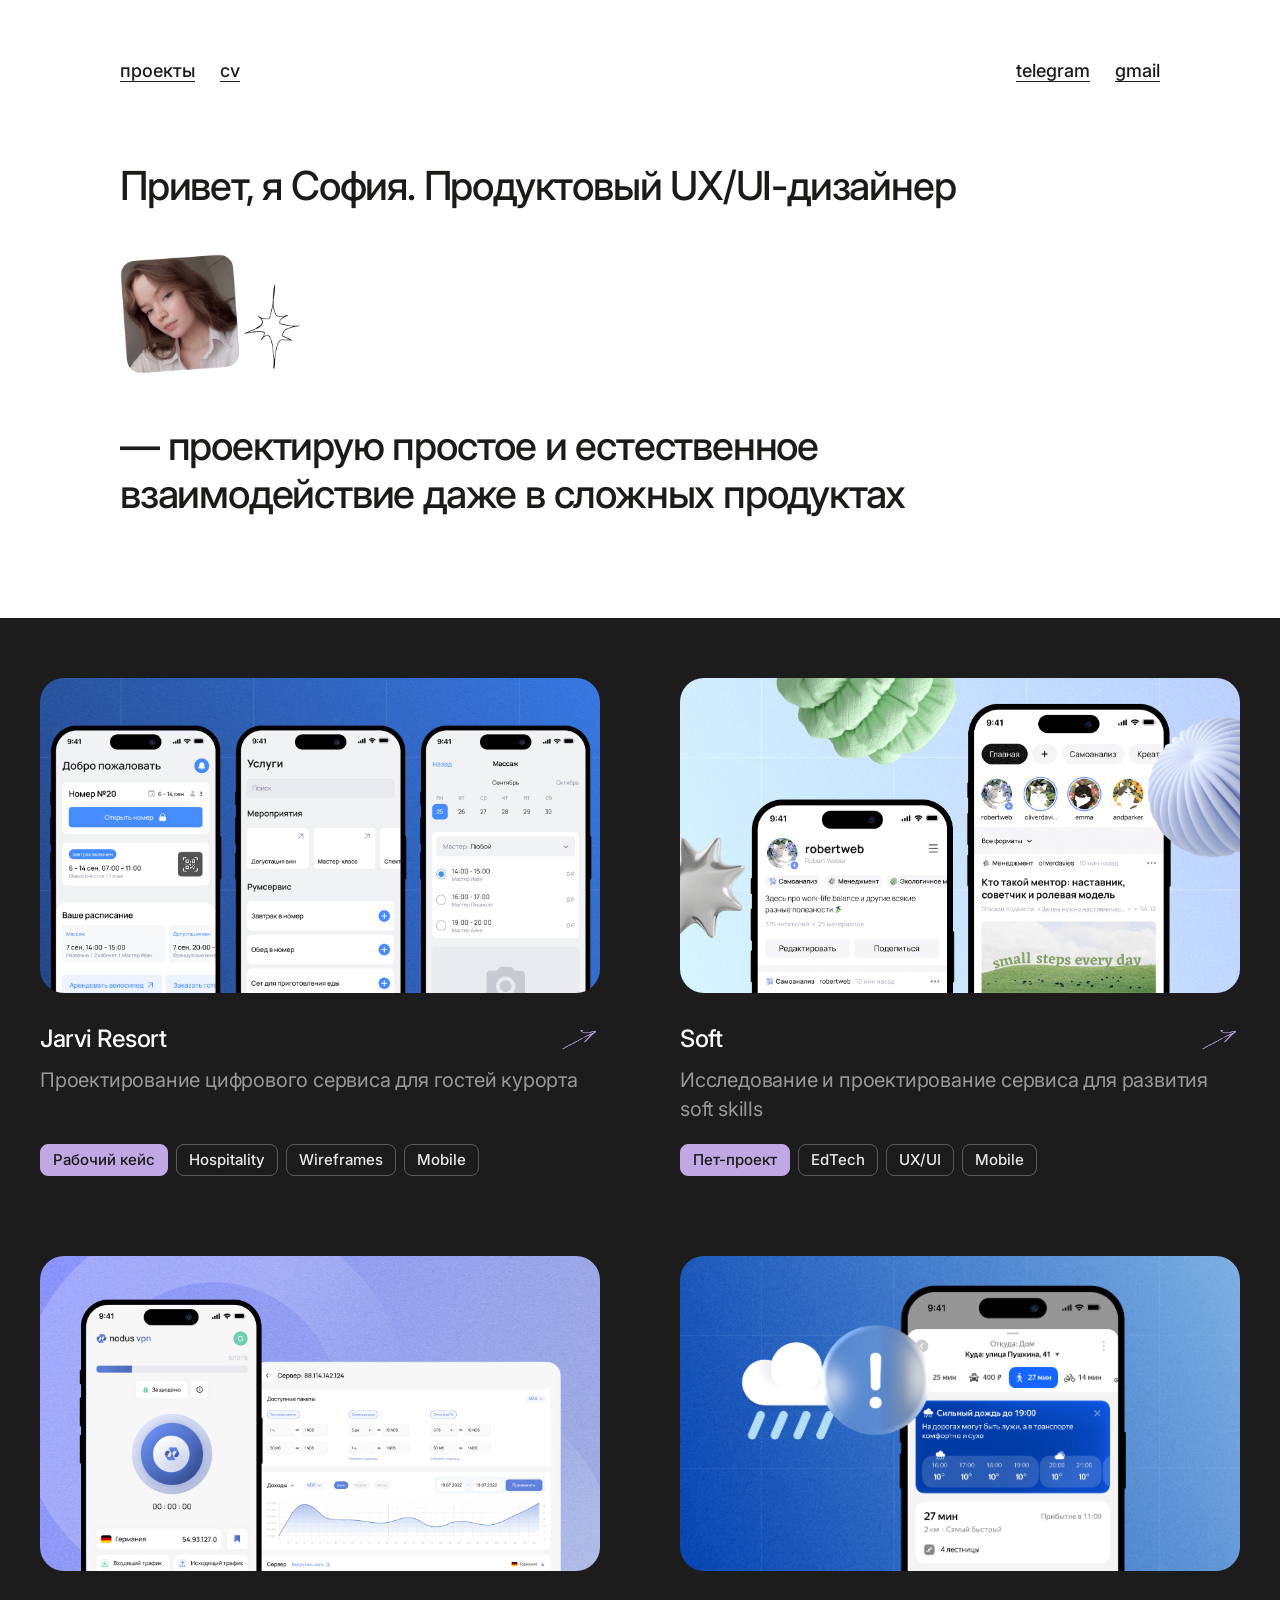
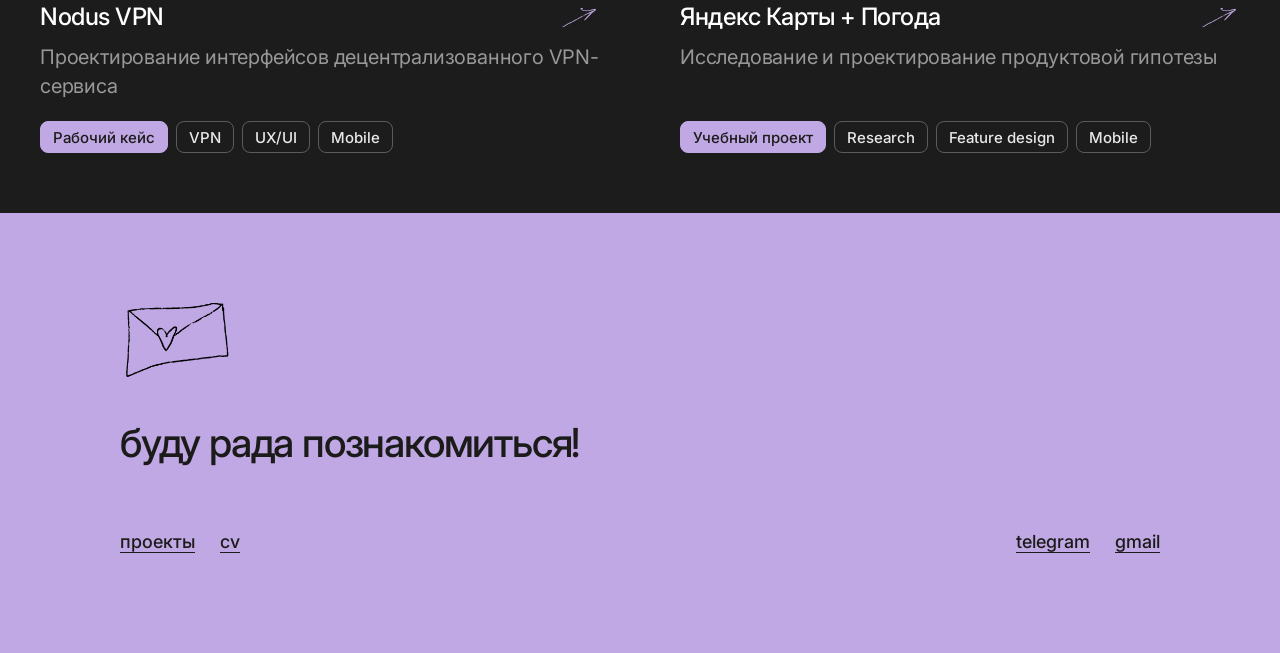
<file: index.html>
<!DOCTYPE html>
<html lang="ru">
  <head>
    <meta charset="UTF-8" />
    <meta name="viewport" content="width=device-width, initial-scale=1.0" />
    <title>София Евтух — UX/UI-дизайнер. Портфолио</title>
    <meta
      name="description"
      content="Портфолио Софии Евтух, продуктового UX/UI-дизайнера: мобильные приложения, сложные сервисы, исследования."
    />
 
    <!-- Превью ссылки в Telegram, соцсетях и мессенджерах -->
    <meta property="og:type" content="website" />
    <meta property="og:locale" content="ru_RU" />
    <meta property="og:title" content="София Евтух — UX/UI-дизайнер." />
    <meta
      property="og:description"
      content="Портфолио: мобильные приложения, сложные сервисы, исследования."
    />
    <meta property="og:url" content="https://sofevt.github.io/sofia-portfolio/" />
    <meta property="og:site_name" content="Портфолио Софии Евтух" />
    <meta
      property="og:image"
      content="https://sofevt.github.io/sofia-portfolio/images/og-image.jpg"
    />
    <meta name="twitter:card" content="summary_large_image" />
 
    <link rel="preconnect" href="https://fonts.googleapis.com" />
    <link rel="preconnect" href="https://fonts.gstatic.com" crossorigin />
    <link
      href="https://fonts.googleapis.com/css2?family=Inter:wght@400;500;600;700;800;900&display=swap"
      rel="stylesheet"
    />
    <link rel="stylesheet" href="style.css" />
    <link rel="icon" type="image/svg+xml" href="images/favicon.svg" />
  </head>
  <body>
    <div class="page-shell">
      <header class="site-header">
        <nav class="nav nav-left" aria-label="Основная навигация">
          <a href="#projects">проекты</a>
          <a href="cv.pdf" target="_blank" rel="noopener noreferrer">cv</a>
        </nav>
 
        <nav class="nav nav-right" aria-label="Контакты">
          <a href="https://t.me/sofevt" target="_blank" rel="noopener noreferrer">telegram</a>
          <a href="mailto:sofaevt@gmail.com">gmail</a>
        </nav>
      </header>
 
      <main>
        <section class="hero" id="about" aria-label="Главный раздел">
          <h1 class="hero-copy">
            Привет, я София. Продуктовый UX/UI-дизайнер
          </h1>
 
          <img
            class="hero-doodle"
            src="images/main-image.webp"
            width="546"
            height="342"
            alt=""
            aria-hidden="true"
          />
 
          <p class="hero-text">
            — проектирую простое и естественное взаимодействие
            даже в сложных продуктах
          </p>
 
        
        </section>

        <section class="projects-section" id="projects" aria-label="Проекты">
          <div class="projects-container">
            <div class="project-grid">
              <a class="project-card" href="cases/jarvi-resort/" aria-label="Проект Jarvi Resort">
                <div class="project-visual">
                  <img src="jarviresort-cover.jpg" alt="Обложка проекта Jarvi Resort" loading="lazy" />
                </div>
                <div class="project-text">
                  <div class="project-header">
    <h2>Jarvi Resort</h2>
    <span class="project-arrow" aria-hidden="true"></span>
  </div>
                  <p>Проектирование цифрового сервиса для гостей курорта</p>
                  <ul class="tags" aria-label="Теги проекта Jarvi Resort">
                    <li>Рабочий кейс</li>
                    <li>Hospitality</li>
                    <li>Wireframes</li>
                    <li>Mobile</li>
                  </ul>
                </div>
              </a>

              <a class="project-card" href="cases/soft/" aria-label="Проект Soft">
                <div class="project-visual">
                  <img src="soft-cover.jpg" alt="Обложка проекта Soft" loading="lazy" />
                </div>
                <div class="project-text">
                  <div class="project-header">
    <h2>Soft</h2>
    <span class="project-arrow" aria-hidden="true"></span>
  </div>
                  <p>Исследование и проектирование сервиса для развития soft skills</p>
                  <ul class="tags" aria-label="Теги проекта Soft">
                    <li>Пет-проект</li>
                    <li>EdTech</li>
                    <li>UX/UI</li>
                    <li>Mobile</li>
                  </ul>
                </div>
              </a>

              <a class="project-card" href="cases/nodus/" aria-label="Проект Nodus VPN">
                <div class="project-visual">
                  <img src="nodusvpn-cover.jpg" alt="Обложка проекта Nodus VPN" loading="lazy" />
                </div>
                <div class="project-text">
                 <div class="project-header">
    <h2>Nodus VPN</h2>
    <span class="project-arrow" aria-hidden="true"></span>
  </div>
                  <p>Проектирование интерфейсов децентрализованного VPN-сервиса</p>
                  <ul class="tags" aria-label="Теги проекта Nodus VPN">
                    <li>Рабочий кейс</li>
                    <li>VPN</li>
                    <li>UX/UI</li>
                    <li>Mobile</li>
                  </ul>
                </div>
              </a>

              <a class="project-card" href="cases/yandex/" aria-label="Проект Яндекс Карты + Погода">
                <div class="project-visual">
                  <img src="yandex-cover.jpg" alt="Обложка проекта Яндекс Карты + Погода" loading="lazy" />
                </div>
                <div class="project-text">
                  <div class="project-header">
    <h2>Яндекс Карты + Погода</h2>
    <span class="project-arrow" aria-hidden="true"></span>
  </div>
                  <p>Исследование и проектирование продуктовой гипотезы</p>
                  <ul class="tags" aria-label="Теги проекта Яндекс Карты + Погода">
                    <li>Учебный проект</li>
                    <li>Research</li>
                    <li>Feature design</li>
                    <li>Mobile</li>
                  </ul>
                </div>
              </a>
            </div>
          </div>
        </section>
      </main>

      <footer class="site-footer" aria-label="Контакты и футер">
        <div class="footer-content">
          <img
            class="footer-doodle"
            src="images/envelope.svg"
            alt=""
            aria-hidden="true"
          />
          <h2>буду рада познакомиться!</h2>

          <div class="footer-row">
            <div class="footer-links footer-left">
              <a href="#projects">проекты</a>
              <a href="cv.pdf" target="_blank" rel="noopener noreferrer">cv</a>
            </div>

            <div class="footer-links footer-right">
              <a href="https://t.me/sofevt" target="_blank" rel="noopener noreferrer">telegram</a>
              <a href="mailto:sofaevt@gmail.com">gmail</a>
            </div>
          </div>
        </div>
      </footer>
    </div>

    <script src="script.js"></script>
  </body>
</html>
</file>
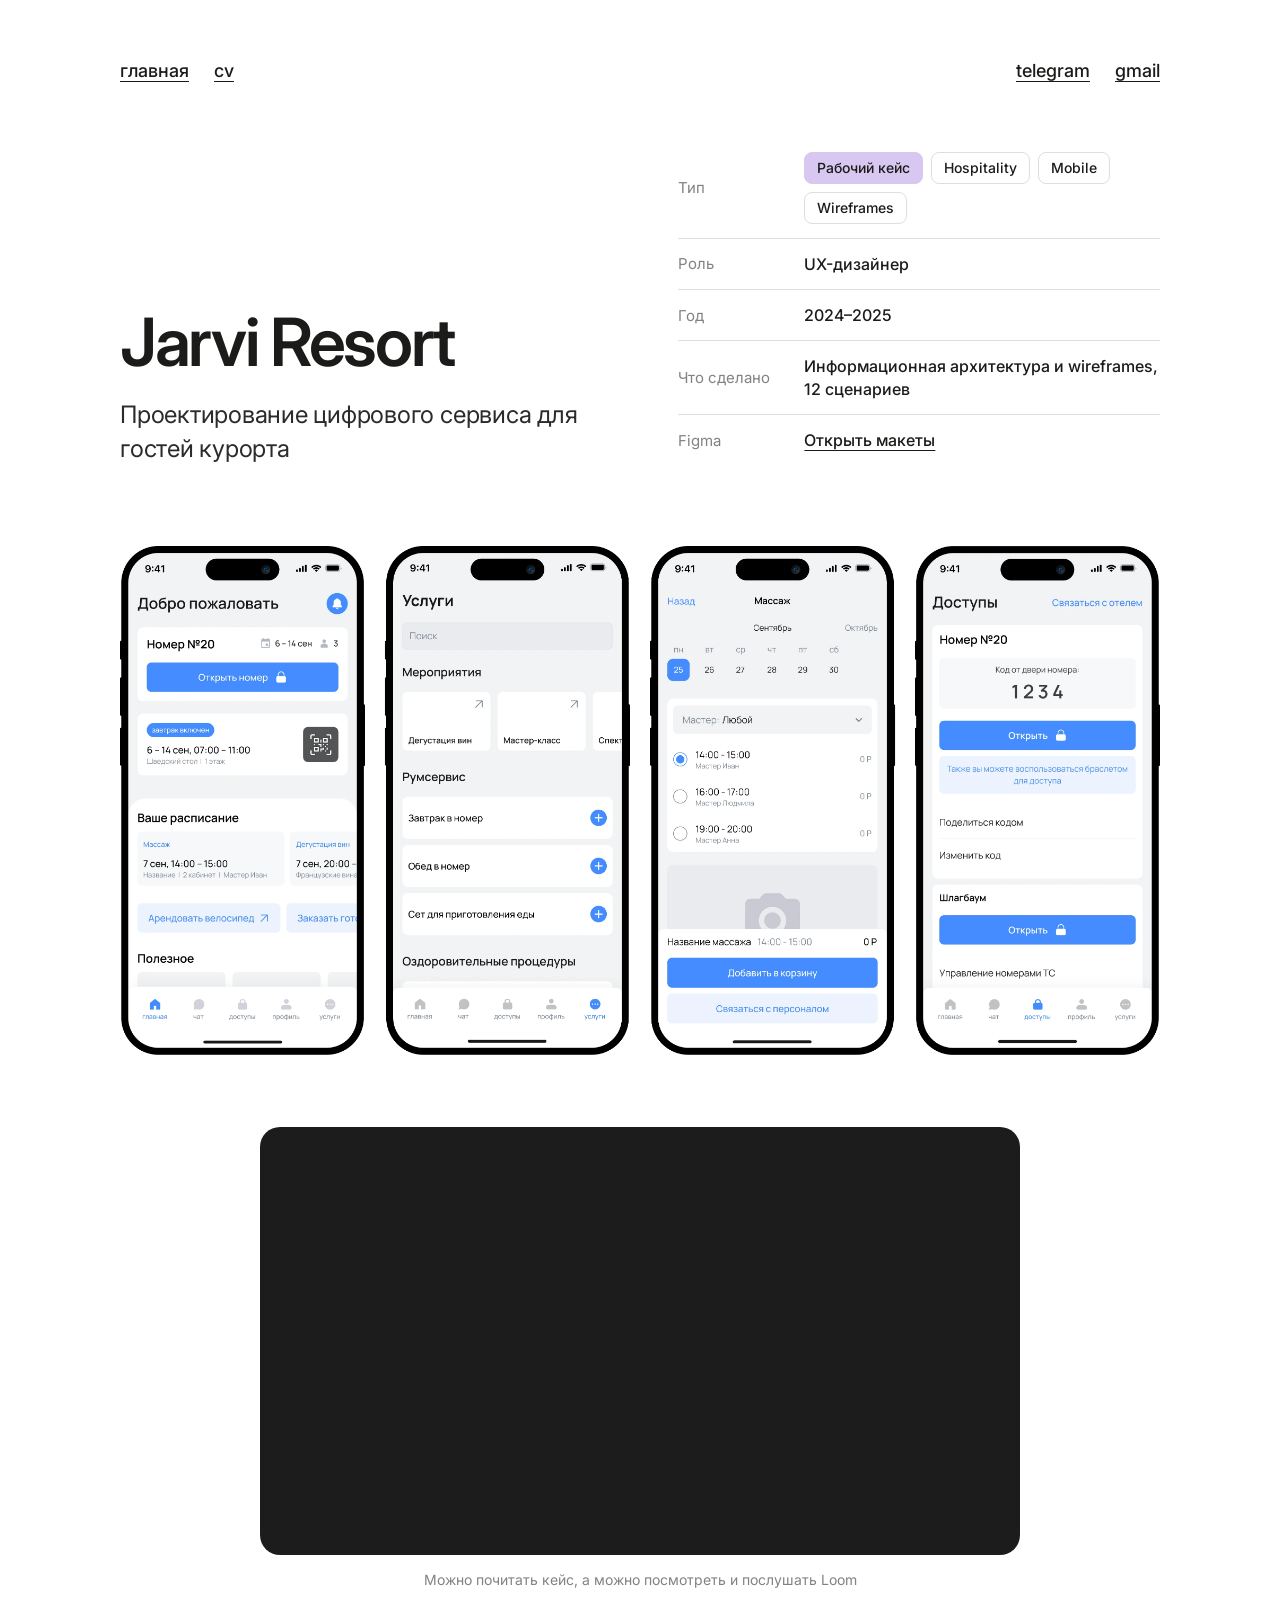
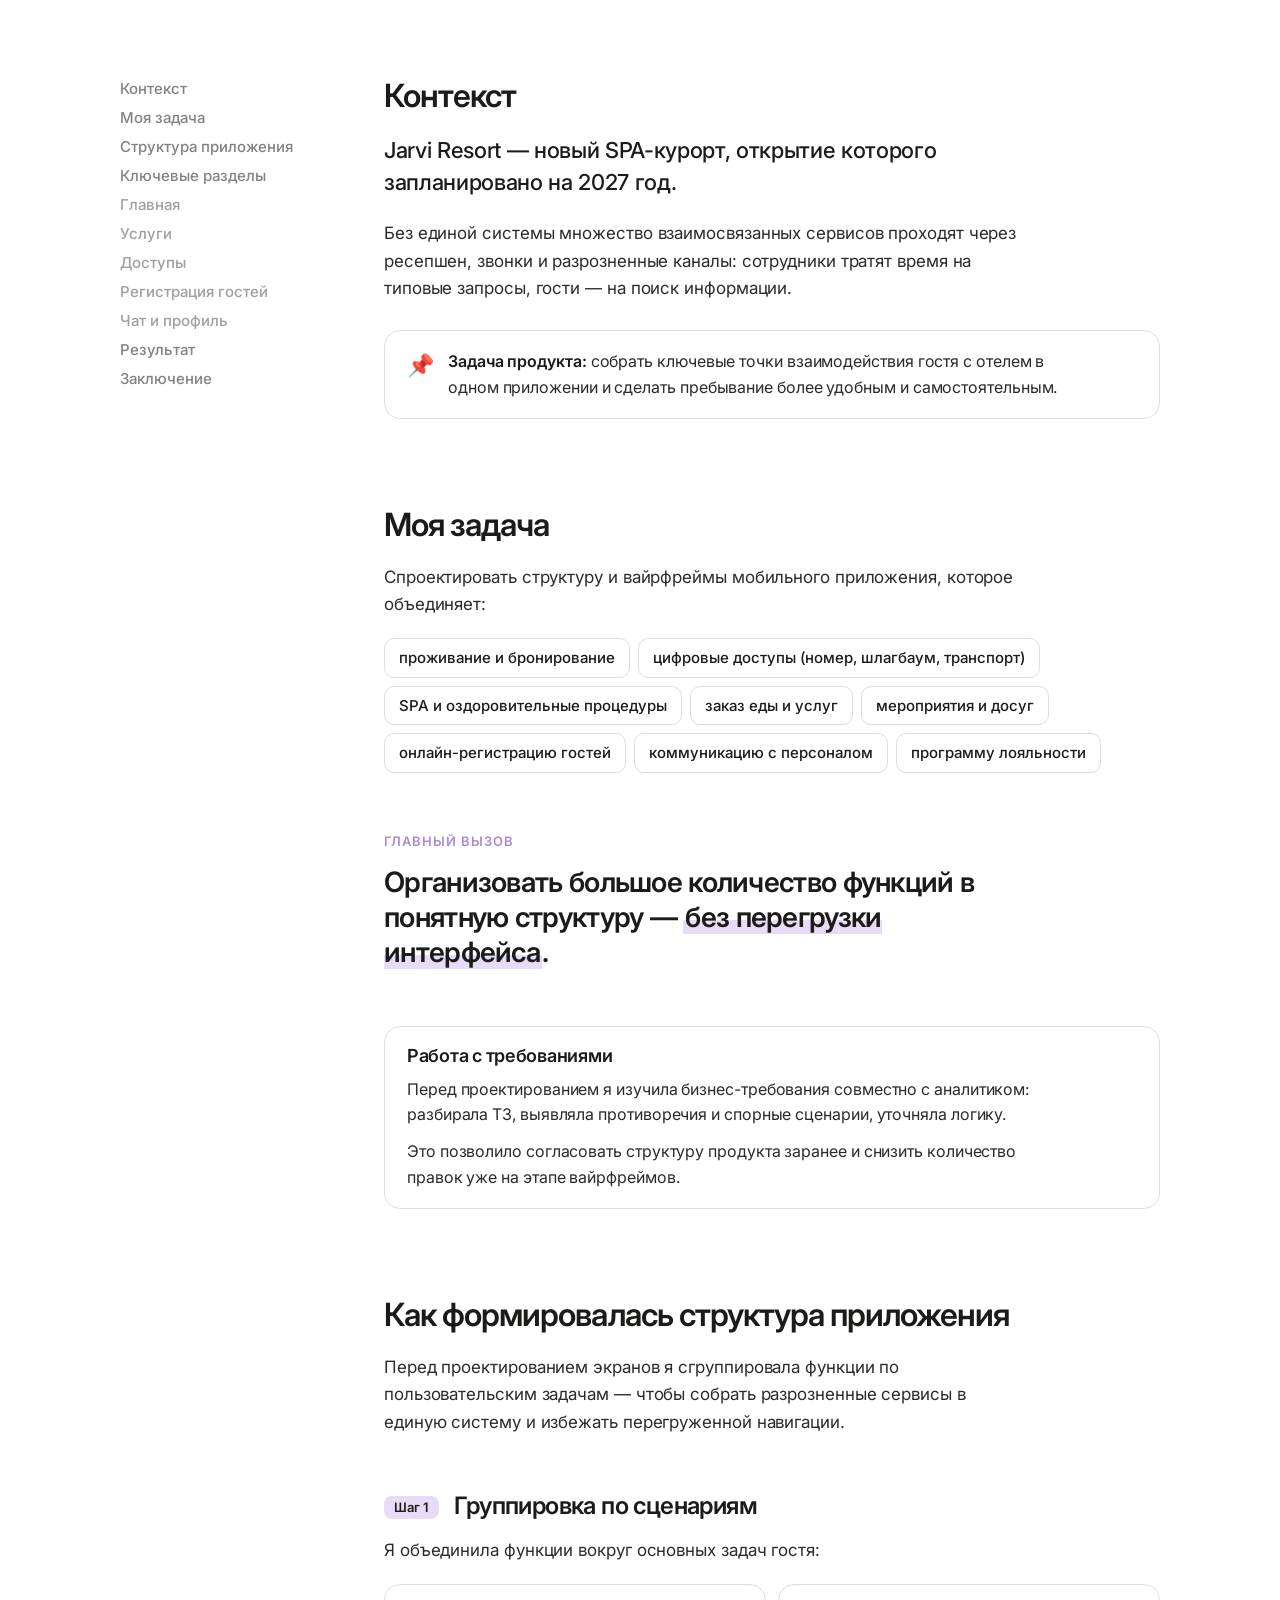
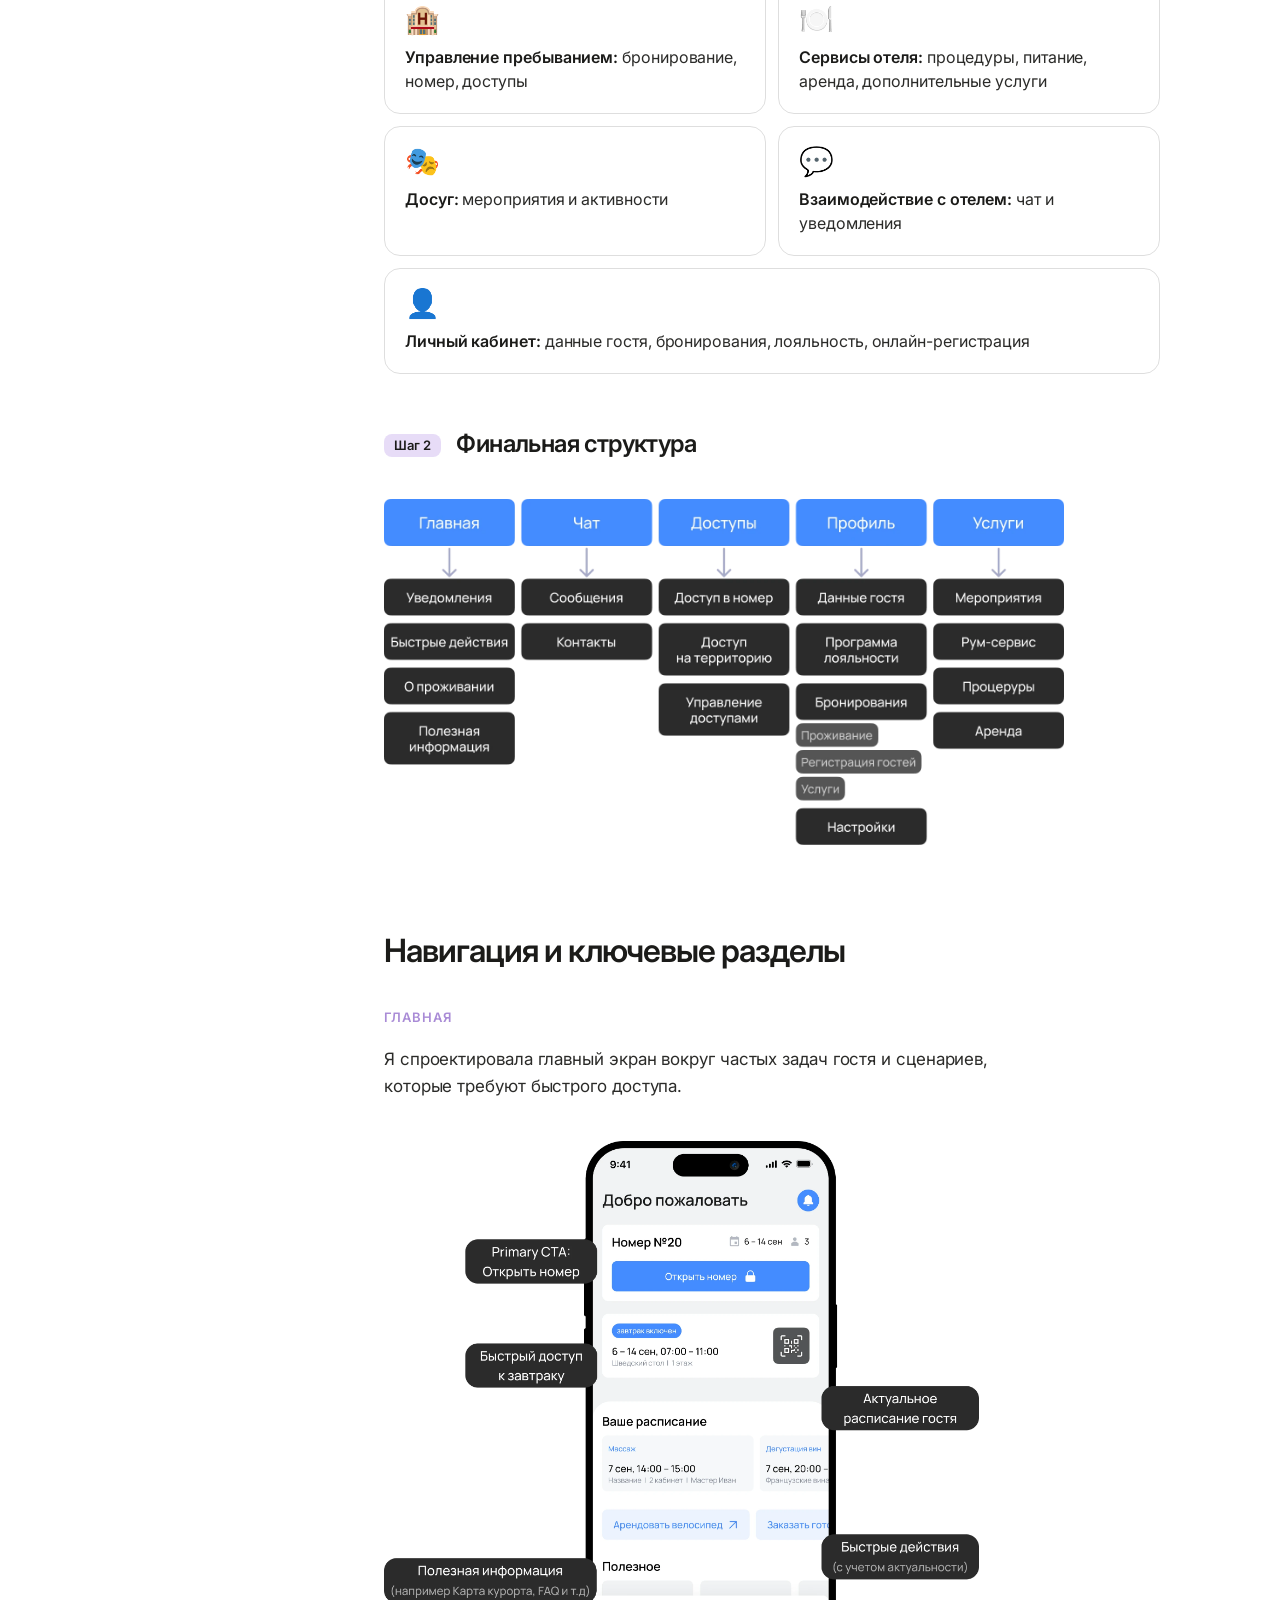
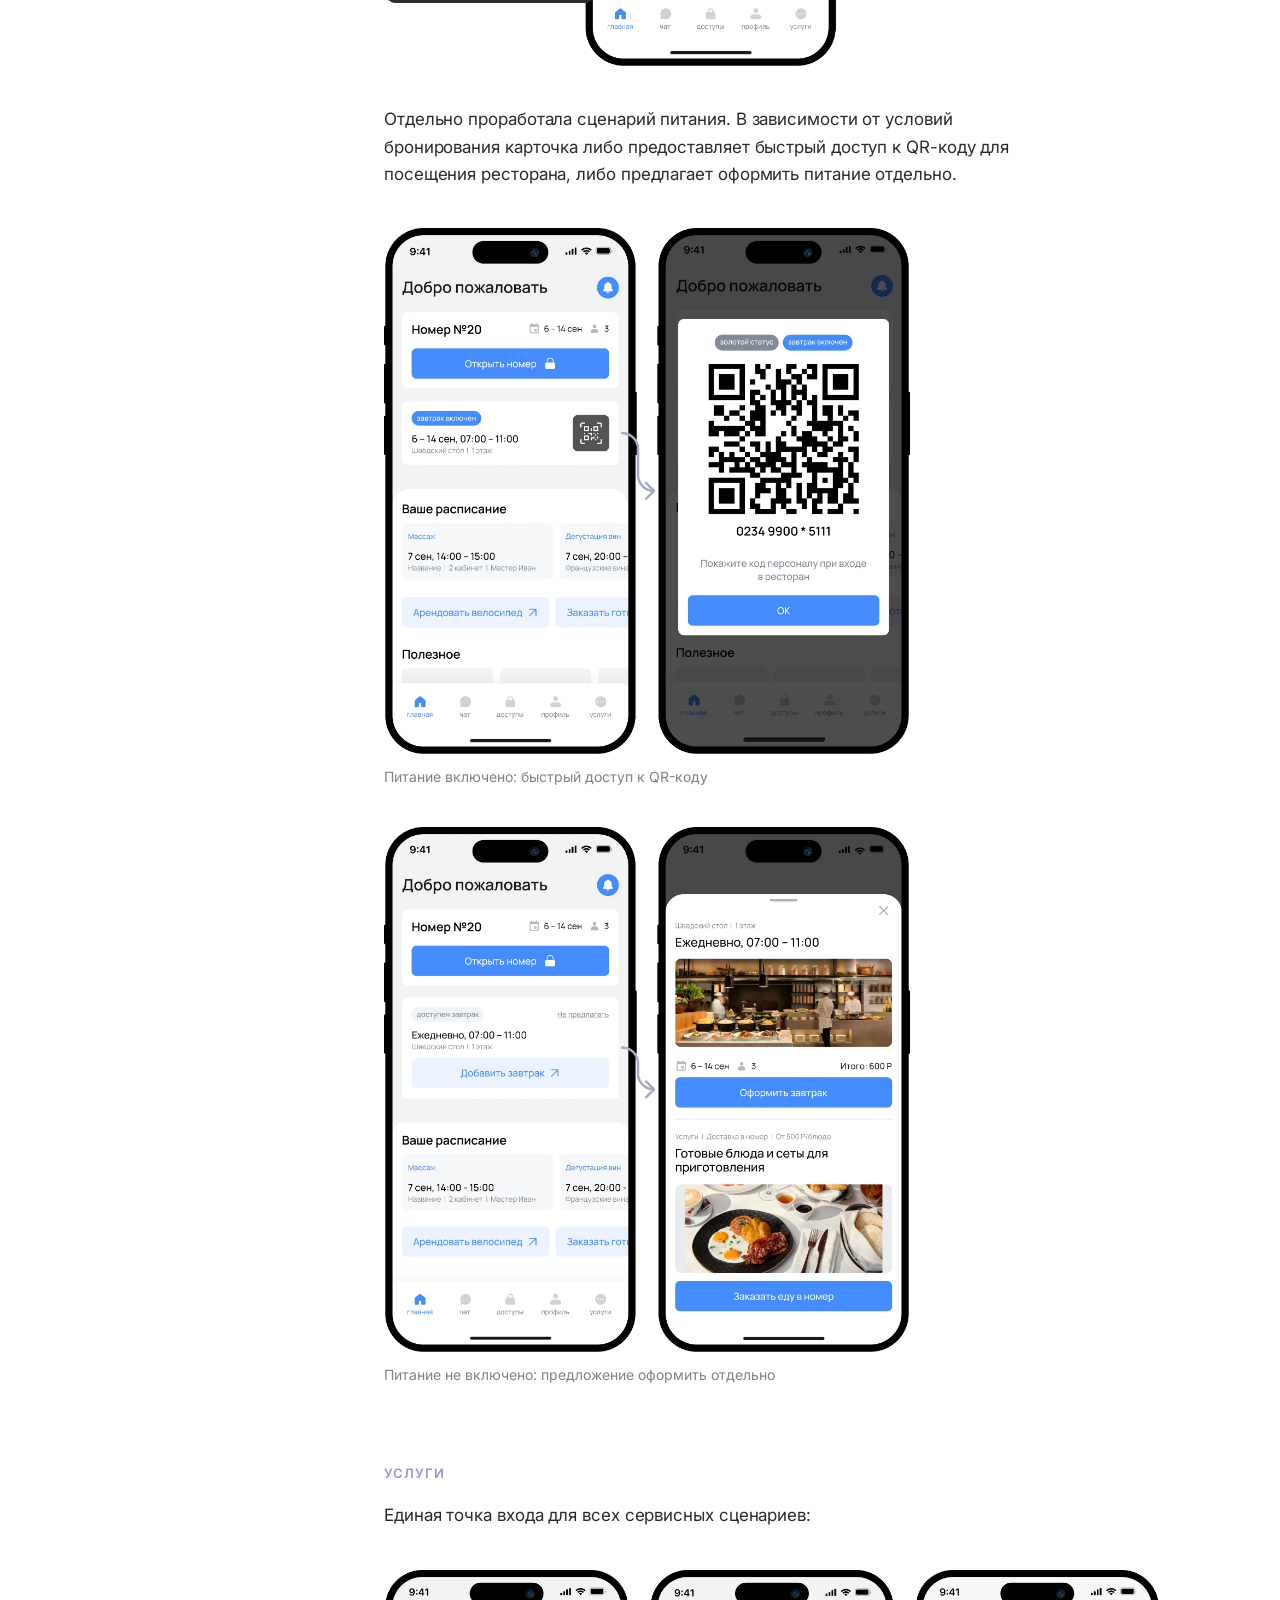
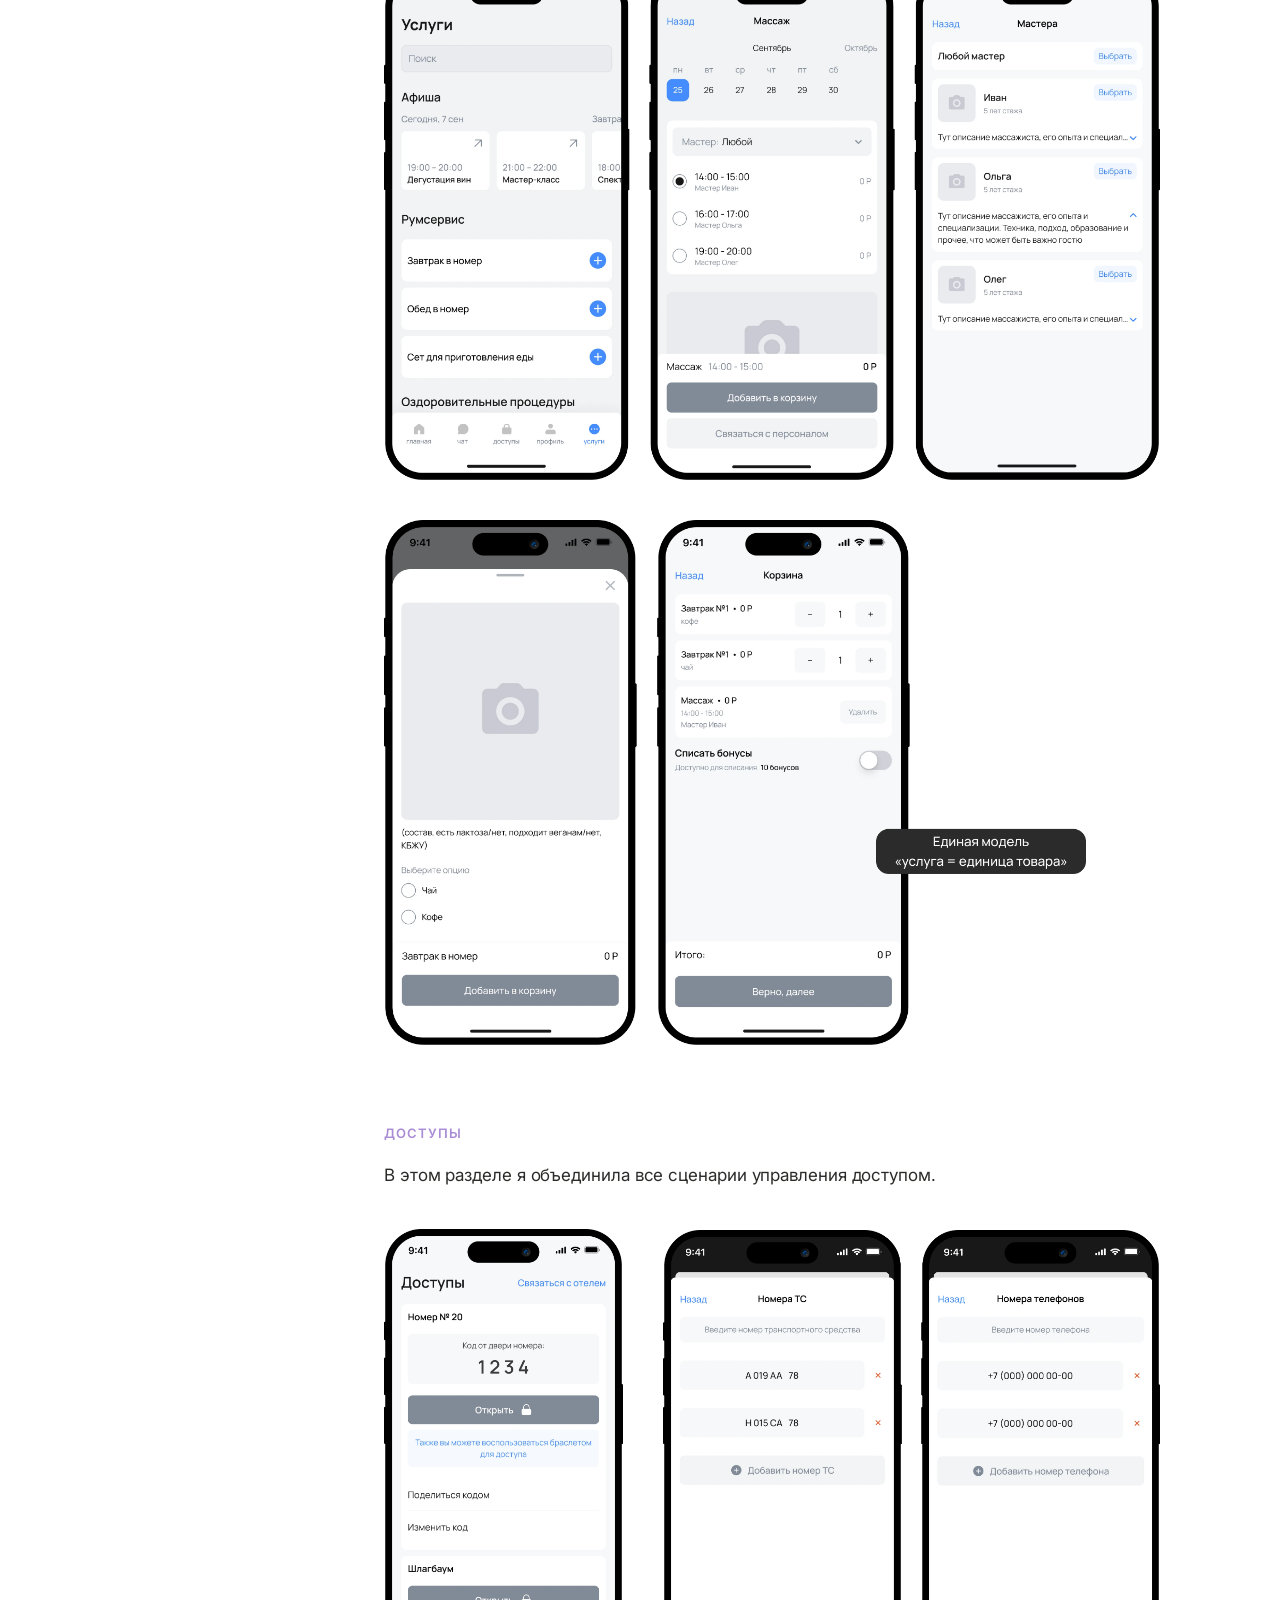
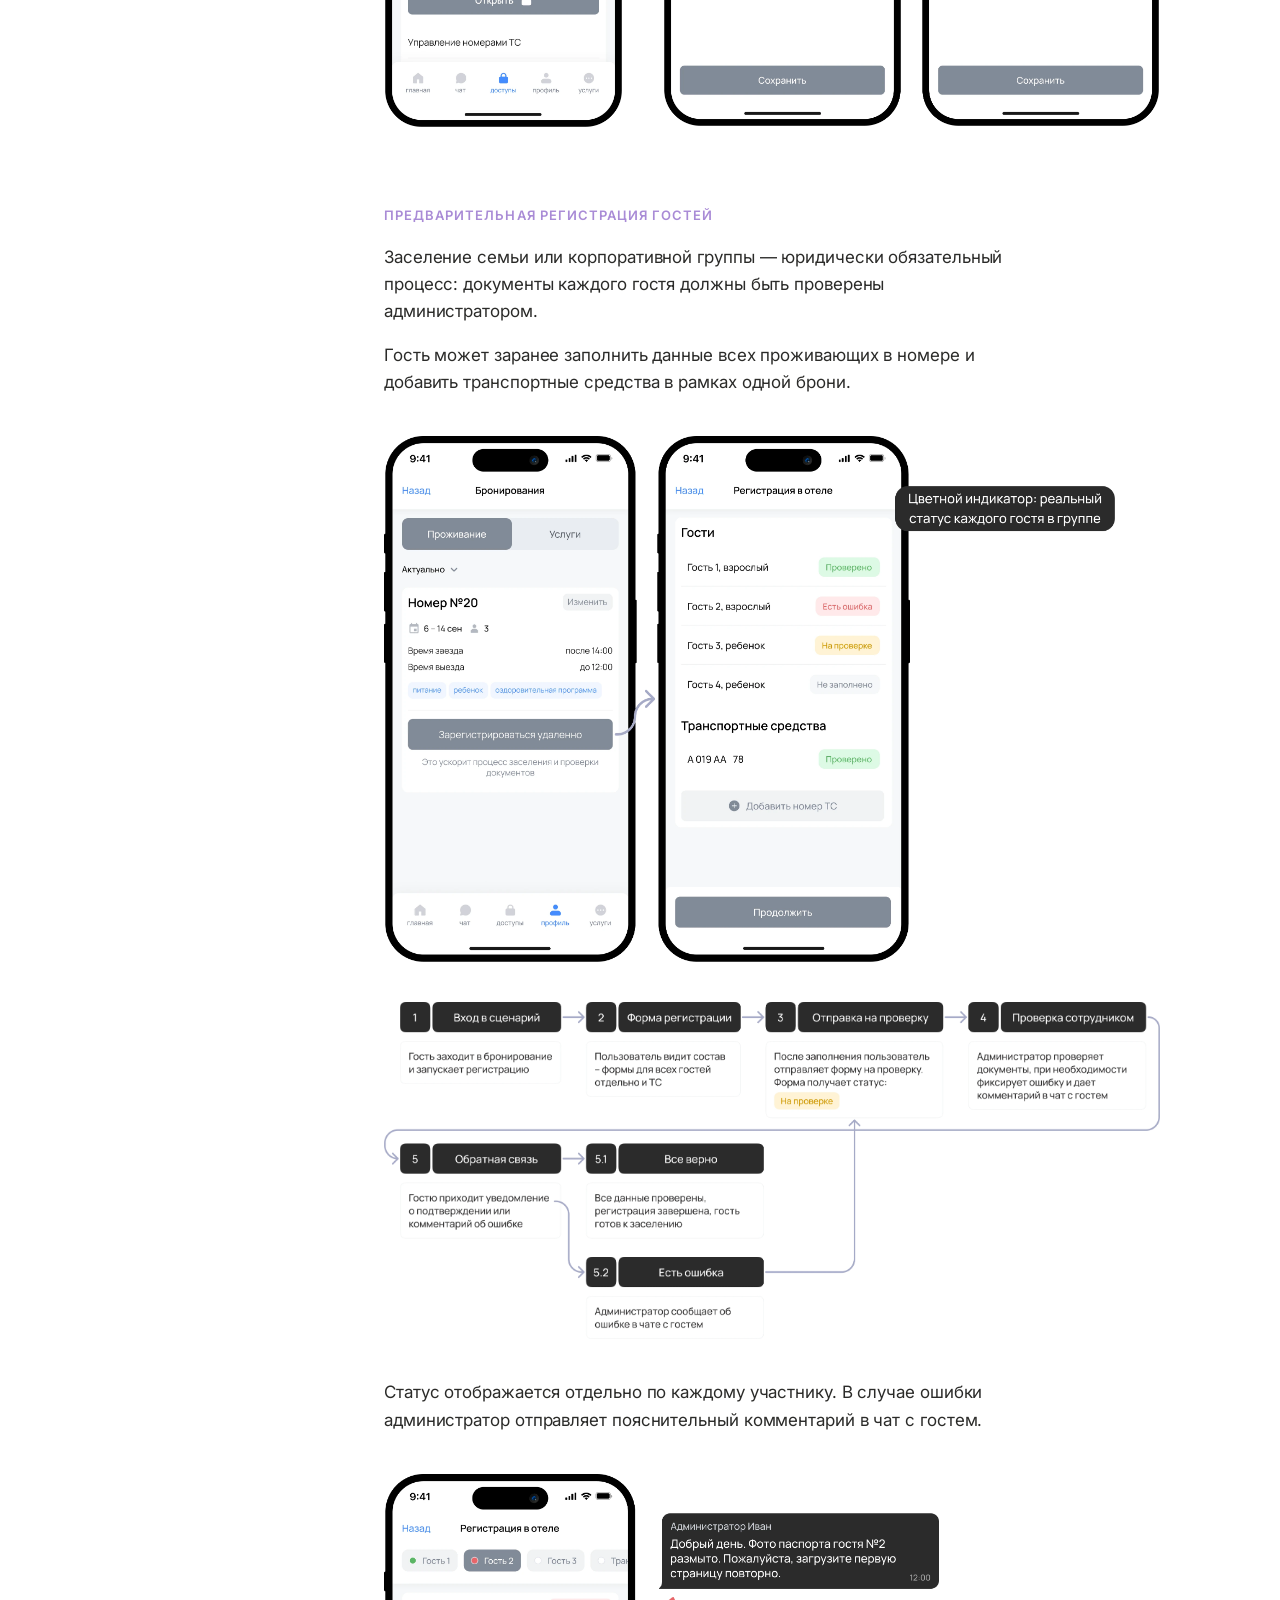
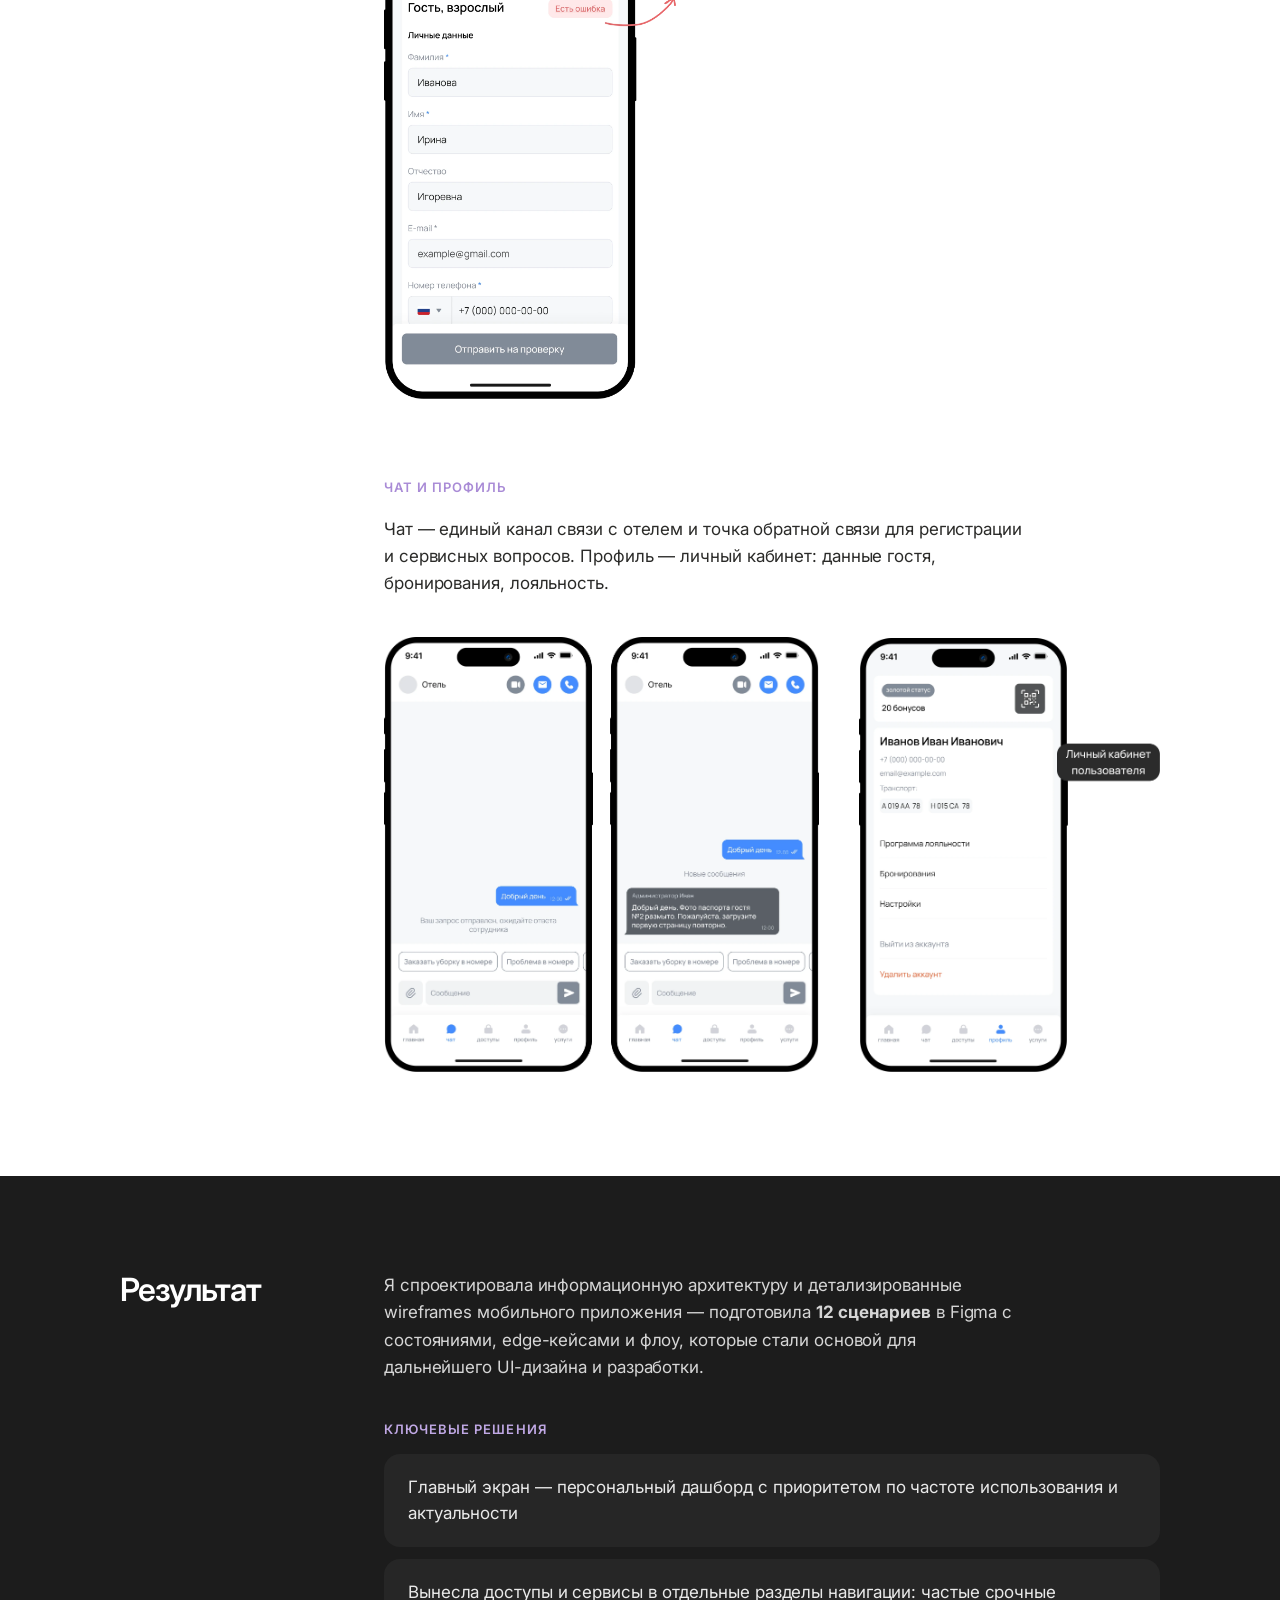
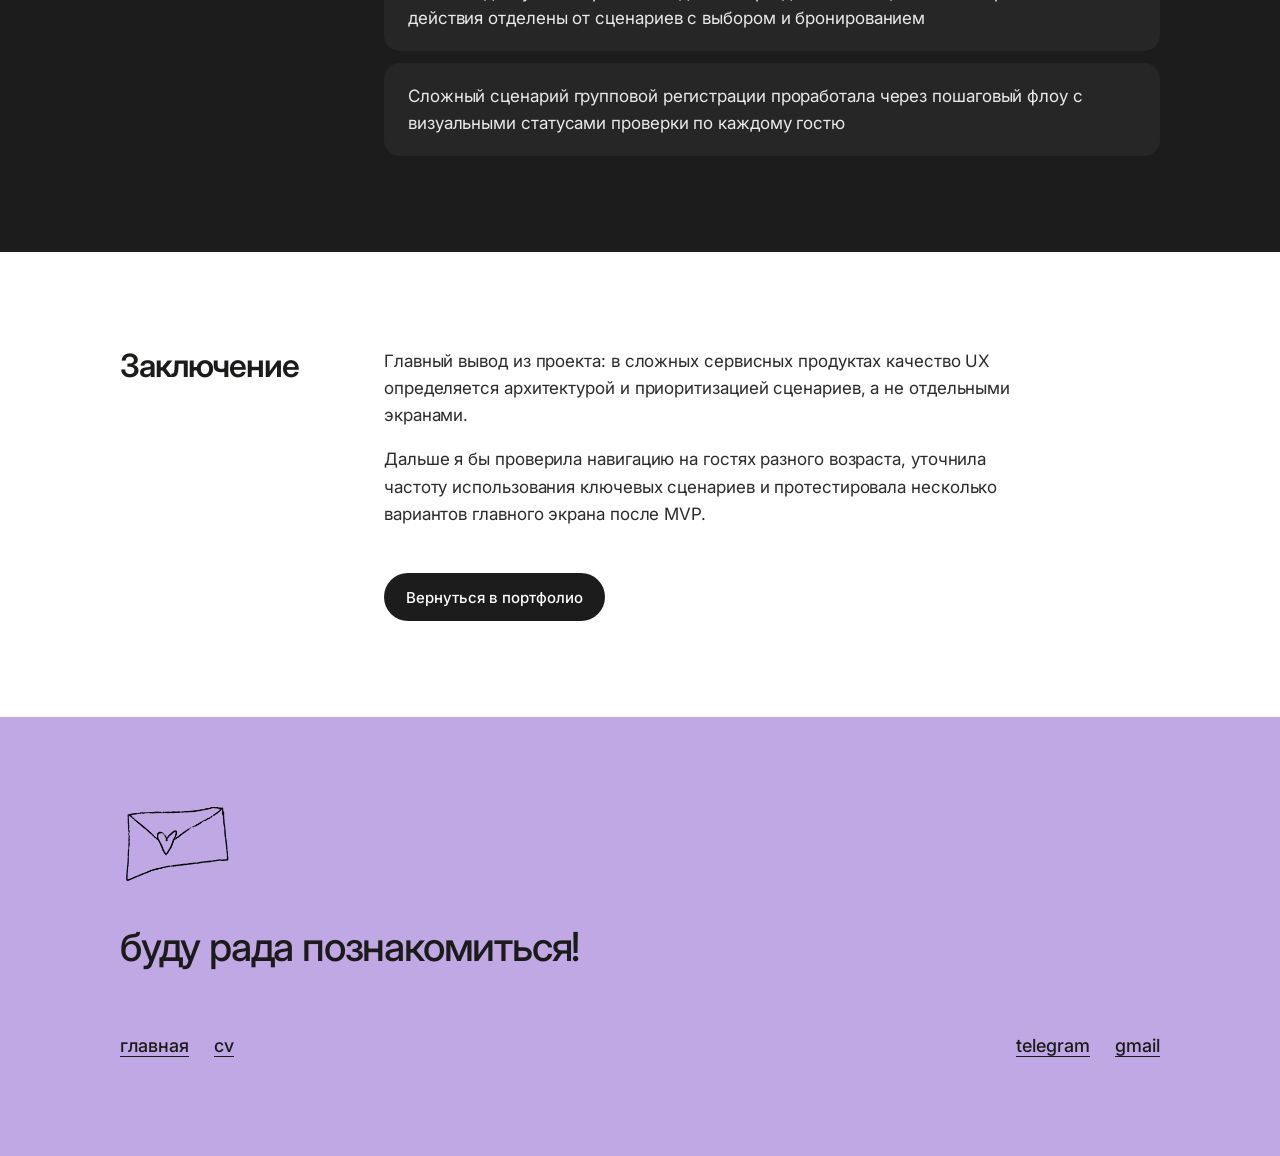
<file: cases/jarvi-resort/index.html>
<!DOCTYPE html>
<html lang="ru">
  <head>
    <meta charset="UTF-8" />
    <meta name="viewport" content="width=device-width, initial-scale=1.0" />
    <title>Jarvi Resort — кейс продуктового дизайнера</title>
    <meta
      name="description"
      content="Jarvi Resort: проектирование цифрового сервиса для гостей курорта. Информационная архитектура и wireframes мобильного приложения, 12 сценариев."
    />
    <meta property="og:type" content="article" />
    <meta property="og:title" content="Jarvi Resort — кейс продуктового дизайнера" />
    <meta
      property="og:description"
      content="Проектирование цифрового сервиса для гостей курорта: информационная архитектура и wireframes мобильного приложения."
    />
    <link rel="preconnect" href="https://fonts.googleapis.com" />
    <link rel="preconnect" href="https://fonts.gstatic.com" crossorigin />
    <link
      href="https://fonts.googleapis.com/css2?family=Inter:wght@400;500;600;700;800;900&display=swap"
      rel="stylesheet"
    />
    <link rel="stylesheet" href="../../style.css" />
    <link rel="stylesheet" href="../case-study.css" />
    <link rel="icon" type="image/svg" href="../../images/favicon.svg" />
  </head>
  <body class="case-page">
    <div class="page-shell" id="top">
      <header class="site-header">
        <nav class="nav nav-left" aria-label="Основная навигация">
          <a href="../../">главная</a>
          <a href="../../cv.pdf" target="_blank" rel="noopener noreferrer">cv</a>
        </nav>

        <nav class="nav nav-right" aria-label="Контакты">
          <a href="https://t.me/sofevt" target="_blank" rel="noopener noreferrer">telegram</a>
          <a href="mailto:sofaevt@gmail.com">gmail</a>
        </nav>
      </header>

      <main>
        <!-- ============ Шапка кейса ============ -->
        <section class="case-hero" aria-label="О проекте">
          <div class="case-wrap case-hero-grid">
            <div class="case-hero-title">
              <h1>Jarvi Resort</h1>
              <p class="case-lead">Проектирование цифрового сервиса для гостей курорта</p>
            </div>

            <dl class="case-props">
              <div>
                <dt>Тип</dt>
                <dd>
                  <ul class="case-tags" aria-label="Теги проекта">
                    <li>Рабочий кейс</li>
                    <li>Hospitality</li>
                    <li>Mobile</li>
                    <li>Wireframes</li>
                  </ul>
                </dd>
              </div>
              <div>
                <dt>Роль</dt>
                <dd>UX-дизайнер</dd>
              </div>
              <div>
                <dt>Год</dt>
                <dd>2024–2025</dd>
              </div>
              <div>
                <dt>Что сделано</dt>
                <dd>Информационная архитектура и wireframes, 12 сценариев</dd>
              </div>
              <div>
                <dt>Figma</dt>
                <dd class="case-links">
                  <a
                    href="https://www.figma.com/design/XDDf9Z9hEiDsWCoKqALPy1/Jarvi-Resort"
                    target="_blank"
                    rel="noopener noreferrer"
                    >Открыть макеты</a
                  >
                </dd>
              </div>
            </dl>
          </div>
        </section>

        <div class="case-wrap">
          <figure class="case-figure case-figure--hero">
            <img
              src="images/01-overview.webp"
              width="1307"
              height="641"
              alt="Четыре экрана приложения: главная, услуги, запись на массаж, доступы"
            />
          </figure>
        </div>

        <!-- ============ Видео ============ -->
        <section class="case-video" aria-label="Видеоразбор">
          <div class="video-frame">
            <iframe
              src="https://www.loom.com/embed/895e7bc9ca4e4791919943d05a3f009f"
              title="Видеоразбор кейса Jarvi Resort"
              loading="lazy"
              allowfullscreen
            ></iframe>
          </div>
          <p class="video-caption">Можно почитать кейс, а можно посмотреть и послушать Loom</p>
        </section>

        <!-- ============ Текст кейса: слева содержание, справа контент ============ -->
        <div class="case-wrap case-layout">
          <aside class="case-rail" aria-label="Содержание">
            <nav class="case-toc" aria-label="Разделы кейса">
              <p class="toc-title">Содержание</p>
              <ol>
                <li><a href="#context">Контекст</a></li>
                <li><a href="#task">Моя задача</a></li>
                <li><a href="#structure">Структура приложения</a></li>
                <li>
                  <a href="#sections">Ключевые разделы</a>
                  <ol>
                    <li><a href="#home">Главная</a></li>
                    <li><a href="#services">Услуги</a></li>
                    <li><a href="#access">Доступы</a></li>
                    <li><a href="#registration">Регистрация гостей</a></li>
                    <li><a href="#chat-profile">Чат и профиль</a></li>
                  </ol>
                </li>
                <li><a href="#result">Результат</a></li>
                <li><a href="#conclusion">Заключение</a></li>
              </ol>
            </nav>
          </aside>

          <div class="case-content">
            <!-- Контекст -->
            <section class="case-section" id="context">
              <h2>Контекст</h2>
              <p class="lead">
                Jarvi Resort — новый SPA-курорт, открытие которого запланировано на 2027 год.
              </p>
              <p>
                Без единой системы множество взаимосвязанных сервисов проходят через ресепшен,
                звонки и разрозненные каналы: сотрудники тратят время на типовые запросы, гости —
                на поиск информации.
              </p>
              <aside class="callout">
                <span class="callout-icon" aria-hidden="true">📌</span>
                <p>
                  <strong>Задача продукта:</strong> собрать ключевые точки взаимодействия гостя с
                  отелем в одном приложении и сделать пребывание более удобным и самостоятельным.
                </p>
              </aside>
            </section>

            <!-- Моя задача -->
            <section class="case-section" id="task">
              <h2>Моя задача</h2>
              <p>
                Спроектировать структуру и вайрфреймы мобильного приложения, которое объединяет:
              </p>
              <ul class="chips">
                <li>проживание и бронирование</li>
                <li>цифровые доступы (номер, шлагбаум, транспорт)</li>
                <li>SPA и оздоровительные процедуры</li>
                <li>заказ еды и услуг</li>
                <li>мероприятия и досуг</li>
                <li>онлайн-регистрацию гостей</li>
                <li>коммуникацию с персоналом</li>
                <li>программу лояльности</li>
              </ul>

              <div class="challenge">
                <span class="challenge-label">Главный вызов</span>
                <p>
                  Организовать большое количество функций в понятную структуру —
                  <mark>без перегрузки интерфейса</mark>.
                </p>
              </div>

              <aside class="callout callout--stack">
                <h3>Работа с требованиями</h3>
                <p>
                  Перед проектированием я изучила бизнес-требования совместно с аналитиком:
                  разбирала ТЗ, выявляла противоречия и спорные сценарии, уточняла логику.
                </p>
                <p>
                  Это позволило согласовать структуру продукта заранее и снизить количество правок
                  уже на этапе вайрфреймов.
                </p>
              </aside>
            </section>

            <!-- Структура -->
            <section class="case-section" id="structure">
              <h2>Как формировалась структура приложения</h2>
              <p>
                Перед проектированием экранов я сгруппировала функции по пользовательским задачам —
                чтобы собрать разрозненные сервисы в единую систему и избежать перегруженной
                навигации.
              </p>

              <h3><span class="step-label">Шаг 1</span> Группировка по сценариям</h3>
              <p>Я объединила функции вокруг основных задач гостя:</p>
              <div class="group-grid">
                <div class="group-card">
                  <span class="group-icon" aria-hidden="true">🏨</span>
                  <p><strong>Управление пребыванием:</strong> бронирование, номер, доступы</p>
                </div>
                <div class="group-card">
                  <span class="group-icon" aria-hidden="true">🍽️</span>
                  <p>
                    <strong>Сервисы отеля:</strong> процедуры, питание, аренда, дополнительные услуги
                  </p>
                </div>
                <div class="group-card">
                  <span class="group-icon" aria-hidden="true">🎭</span>
                  <p><strong>Досуг:</strong> мероприятия и активности</p>
                </div>
                <div class="group-card">
                  <span class="group-icon" aria-hidden="true">💬</span>
                  <p><strong>Взаимодействие с отелем:</strong> чат и уведомления</p>
                </div>
                <div class="group-card">
                  <span class="group-icon" aria-hidden="true">👤</span>
                  <p>
                    <strong>Личный кабинет:</strong> данные гостя, бронирования, лояльность,
                    онлайн-регистрация
                  </p>
                </div>
              </div>

              <h3><span class="step-label">Шаг 2</span> Финальная структура</h3>
              <figure class="case-figure case-figure--diagram">
                <img
                  src="images/02-structure-ia.webp"
                  width="520"
                  height="265"
                  loading="lazy"
                  alt="Информационная архитектура: пять разделов навигации — Главная, Чат, Доступы, Профиль, Услуги — и их содержимое"
                />
              </figure>
            </section>

            <!-- Ключевые разделы -->
            <section class="case-section case-section--group" id="sections">
              <h2>Навигация и ключевые разделы</h2>
            </section>

            <section class="case-section case-section--sub" id="home">
              <h3>Главная</h3>
              <p>
                Я спроектировала главный экран вокруг частых задач гостя и сценариев, которые
                требуют быстрого доступа.
              </p>
              <figure class="case-figure">
                <img
                  src="images/03-home.webp"
                  width="595"
                  height="526"
                  loading="lazy"
                  alt="Главный экран с подписями: основное действие «Открыть номер», быстрый доступ к завтраку, расписание гостя, быстрые действия, полезная информация"
                />
              </figure>

              <hr class="case-divider" />

              <p>
                Отдельно проработала сценарий питания. В зависимости от условий бронирования
                карточка либо предоставляет быстрый доступ к QR-коду для посещения ресторана, либо
                предлагает оформить питание отдельно.
              </p>
              <figure class="case-figure">
                <img
                  src="images/04-home-qr.webp"
                  width="526"
                  height="526"
                  loading="lazy"
                  alt="Карточка завтрака на главной и экран с QR-кодом для ресторана"
                />
                <figcaption>Питание включено: быстрый доступ к QR-коду</figcaption>
              </figure>
              <figure class="case-figure">
                <img
                  src="images/05-home-offer.webp"
                  width="526"
                  height="526"
                  loading="lazy"
                  alt="Карточка с предложением добавить завтрак и экран оформления питания"
                />
                <figcaption>Питание не включено: предложение оформить отдельно</figcaption>
              </figure>
            </section>

            <section class="case-section case-section--sub" id="services">
              <h3>Услуги</h3>
              <p>Единая точка входа для всех сервисных сценариев:</p>
              <figure class="case-figure">
                <img
                  src="images/06-services-1.webp"
                  width="799"
                  height="526"
                  loading="lazy"
                  alt="Раздел «Услуги»: афиша, рум-сервис, запись на массаж, выбор мастера"
                />
              </figure>
              <figure class="case-figure">
                <img
                  src="images/07-services-2.webp"
                  width="702"
                  height="526"
                  loading="lazy"
                  alt="Карточка блюда с выбором опции и корзина с подписью «Единая модель: услуга = единица товара»"
                />
              </figure>
            </section>

            <section class="case-section case-section--sub" id="access">
              <h3>Доступы</h3>
              <p>В этом разделе я объединила все сценарии управления доступом.</p>
              <figure class="case-figure case-figure--row">
                <img
                  src="images/08-access.webp"
                  width="253"
                  height="526"
                  loading="lazy"
                  alt="Экран «Доступы»: код от двери номера и шлагбаум"
                />
                <img
                  src="images/09-access-details.webp"
                  width="526"
                  height="526"
                  loading="lazy"
                  alt="Экраны управления номерами транспортных средств и номерами телефонов"
                />
              </figure>
            </section>

            <section class="case-section case-section--sub" id="registration">
              <h3>Предварительная регистрация гостей</h3>
              <p>
                Заселение семьи или корпоративной группы — юридически обязательный процесс:
                документы каждого гостя должны быть проверены администратором.
              </p>
              <p>
                Гость может заранее заполнить данные всех проживающих в номере и добавить
                транспортные средства в рамках одной брони.
              </p>
              <figure class="case-figure">
                <img
                  src="images/10-registration.webp"
                  width="731"
                  height="526"
                  loading="lazy"
                  alt="Экран бронирования и экран регистрации в отеле со статусом проверки по каждому гостю"
                />
              </figure>
              <figure class="case-figure case-figure--diagram">
                <img
                  src="images/11-registration-flow.webp"
                  width="1435"
                  height="624"
                  loading="lazy"
                  alt="Флоу регистрации: вход в сценарий, форма, отправка на проверку, проверка сотрудником, обратная связь — всё верно или есть ошибка"
                />
              </figure>

              <hr class="case-divider" />

              <p>
                Статус отображается отдельно по каждому участнику. В случае ошибки администратор
                отправляет пояснительный комментарий в чат с гостем.
              </p>
              <figure class="case-figure">
                <img
                  src="images/12-registration-form.webp"
                  width="555"
                  height="526"
                  loading="lazy"
                  alt="Форма гостя со статусом «Есть ошибка» и комментарий администратора в чате"
                />
              </figure>
            </section>

            <section class="case-section case-section--sub" id="chat-profile">
              <h3>Чат и профиль</h3>
              <p>
                Чат — единый канал связи с отелем и точка обратной связи для регистрации и
                сервисных вопросов. Профиль — личный кабинет: данные гостя, бронирования,
                лояльность.
              </p>
              <figure class="case-figure case-figure--row">
                <img
                  src="images/13-chat.webp"
                  width="526"
                  height="526"
                  loading="lazy"
                  alt="Чат с отелем: отправленный запрос и ответ администратора"
                />
                <img
                  src="images/14-profile.webp"
                  width="364"
                  height="526"
                  loading="lazy"
                  alt="Профиль: статус и бонусы, данные гостя, транспорт, программа лояльности, бронирования, настройки"
                />
              </figure>
            </section>
          </div>
        </div>

        <!-- ============ Результат (тёмный блок) ============ -->
        <section class="case-result" id="result">
          <div class="case-wrap band-grid">
            <h2>Результат</h2>
            <div class="band-body">
              <p>
                Я спроектировала информационную архитектуру и детализированные wireframes
                мобильного приложения — подготовила <strong>12 сценариев</strong> в Figma с состояниями, edge-кейсами
                и флоу, которые стали основой для дальнейшего UI-дизайна и разработки.
              </p>

      
              <h3>Ключевые решения</h3>
              <ol class="decisions">
                <li>
                 
                  <p>
                    Главный экран — персональный дашборд с приоритетом по частоте использования и
                    актуальности
                  </p>
                </li>
                <li>
                  
                  <p>
                    Вынесла доступы и сервисы в отдельные разделы навигации: частые срочные
                    действия отделены от сценариев с выбором и бронированием
                  </p>
                </li>
                <li>
                  
                  <p>
                    Сложный сценарий групповой регистрации проработала через пошаговый флоу с
                    визуальными статусами проверки по каждому гостю
                  </p>
                </li>
              </ol>
            </div>
          </div>
        </section>

        <!-- ============ Заключение ============ -->
        <section class="case-conclusion" id="conclusion">
          <div class="case-wrap band-grid">
            <h2>Заключение</h2>
            <div class="band-body">
              <p>
                Главный вывод из проекта: в сложных сервисных продуктах качество UX определяется
                архитектурой и приоритизацией сценариев, а не отдельными экранами.
              </p>
              <p>
                Дальше я бы проверила навигацию на гостях разного возраста, уточнила частоту
                использования ключевых сценариев и протестировала несколько вариантов главного
                экрана после MVP.
              </p>
              <a class="case-back" href="../../#projects">Вернуться в портфолио</a>
            </div>
          </div>
        </section>
      </main>

      <footer class="site-footer" aria-label="Контакты и футер">
        <div class="footer-content">
          <img
            class="footer-doodle"
            src="../../images/envelope.svg"
            alt=""
            aria-hidden="true"
          />
          <h2>буду рада познакомиться!</h2>

          <div class="footer-row">
            <div class="footer-links footer-left">
              <a href="../../">главная</a>
              <a href="../../cv.pdf" target="_blank" rel="noopener noreferrer">cv</a>
            </div>

            <div class="footer-links footer-right">
              <a href="https://t.me/sofevt" target="_blank" rel="noopener noreferrer">telegram</a>
              <a href="mailto:sofaevt@gmail.com">gmail</a>
            </div>
          </div>
        </div>
      </footer>
    </div>

    <!-- Кнопка «наверх» -->
    <button class="to-top" id="to-top" type="button" aria-label="Наверх">
      <svg width="18" height="18" viewBox="0 0 18 18" fill="none" aria-hidden="true">
        <path
          d="M9 15V3M9 3L3.5 8.5M9 3l5.5 5.5"
          stroke="currentColor"
          stroke-width="1.8"
          stroke-linecap="round"
          stroke-linejoin="round"
        />
      </svg>
    </button>

    <!-- Просмотр картинок по клику -->
    <dialog class="lightbox" id="lightbox" aria-label="Просмотр изображения">
      <button class="lightbox-close" type="button" aria-label="Закрыть">✕</button>
      <img alt="" />
    </dialog>

    <script>
      (function () {
        /* --- Просмотр картинок --- */
        var dlg = document.getElementById("lightbox");
        if (dlg && typeof dlg.showModal === "function") {
          var big = dlg.querySelector("img");
          document.querySelectorAll(".case-figure img").forEach(function (img) {
            img.addEventListener("click", function () {
              big.src = img.currentSrc || img.src;
              big.alt = img.alt;
              big.classList.remove("is-zoomed");
              dlg.showModal();
            });
          });
          big.addEventListener("click", function () {
            big.classList.toggle("is-zoomed");
          });
          dlg.addEventListener("click", function (e) {
            if (e.target === dlg || e.target.classList.contains("lightbox-close")) dlg.close();
          });
        }

        /* --- Содержание: подсветка текущего раздела --- */
        var links = Array.prototype.slice.call(
          document.querySelectorAll('.case-toc a[href^="#"]')
        );
        var targets = links.map(function (a) {
          return document.getElementById(a.getAttribute("href").slice(1));
        });
        function updateToc() {
          var line = window.innerHeight * 0.3;
          var current = -1;
          targets.forEach(function (t, i) {
            if (t && t.getBoundingClientRect().top <= line) current = i;
          });
          links.forEach(function (a, i) {
            a.classList.toggle("is-active", i === current);
          });
        }

        /* --- Кнопка «наверх» --- */
        var toTop = document.getElementById("to-top");
        function updateTop() {
          toTop.classList.toggle("is-visible", window.scrollY > 700);
        }
        toTop.addEventListener("click", function () {
          window.scrollTo({ top: 0, behavior: "smooth" });
        });

        function onScroll() {
          updateToc();
          updateTop();
        }
        window.addEventListener("scroll", onScroll, { passive: true });
        window.addEventListener("resize", onScroll);
        onScroll();
      })();
    </script>
  </body>
</html>
</file>
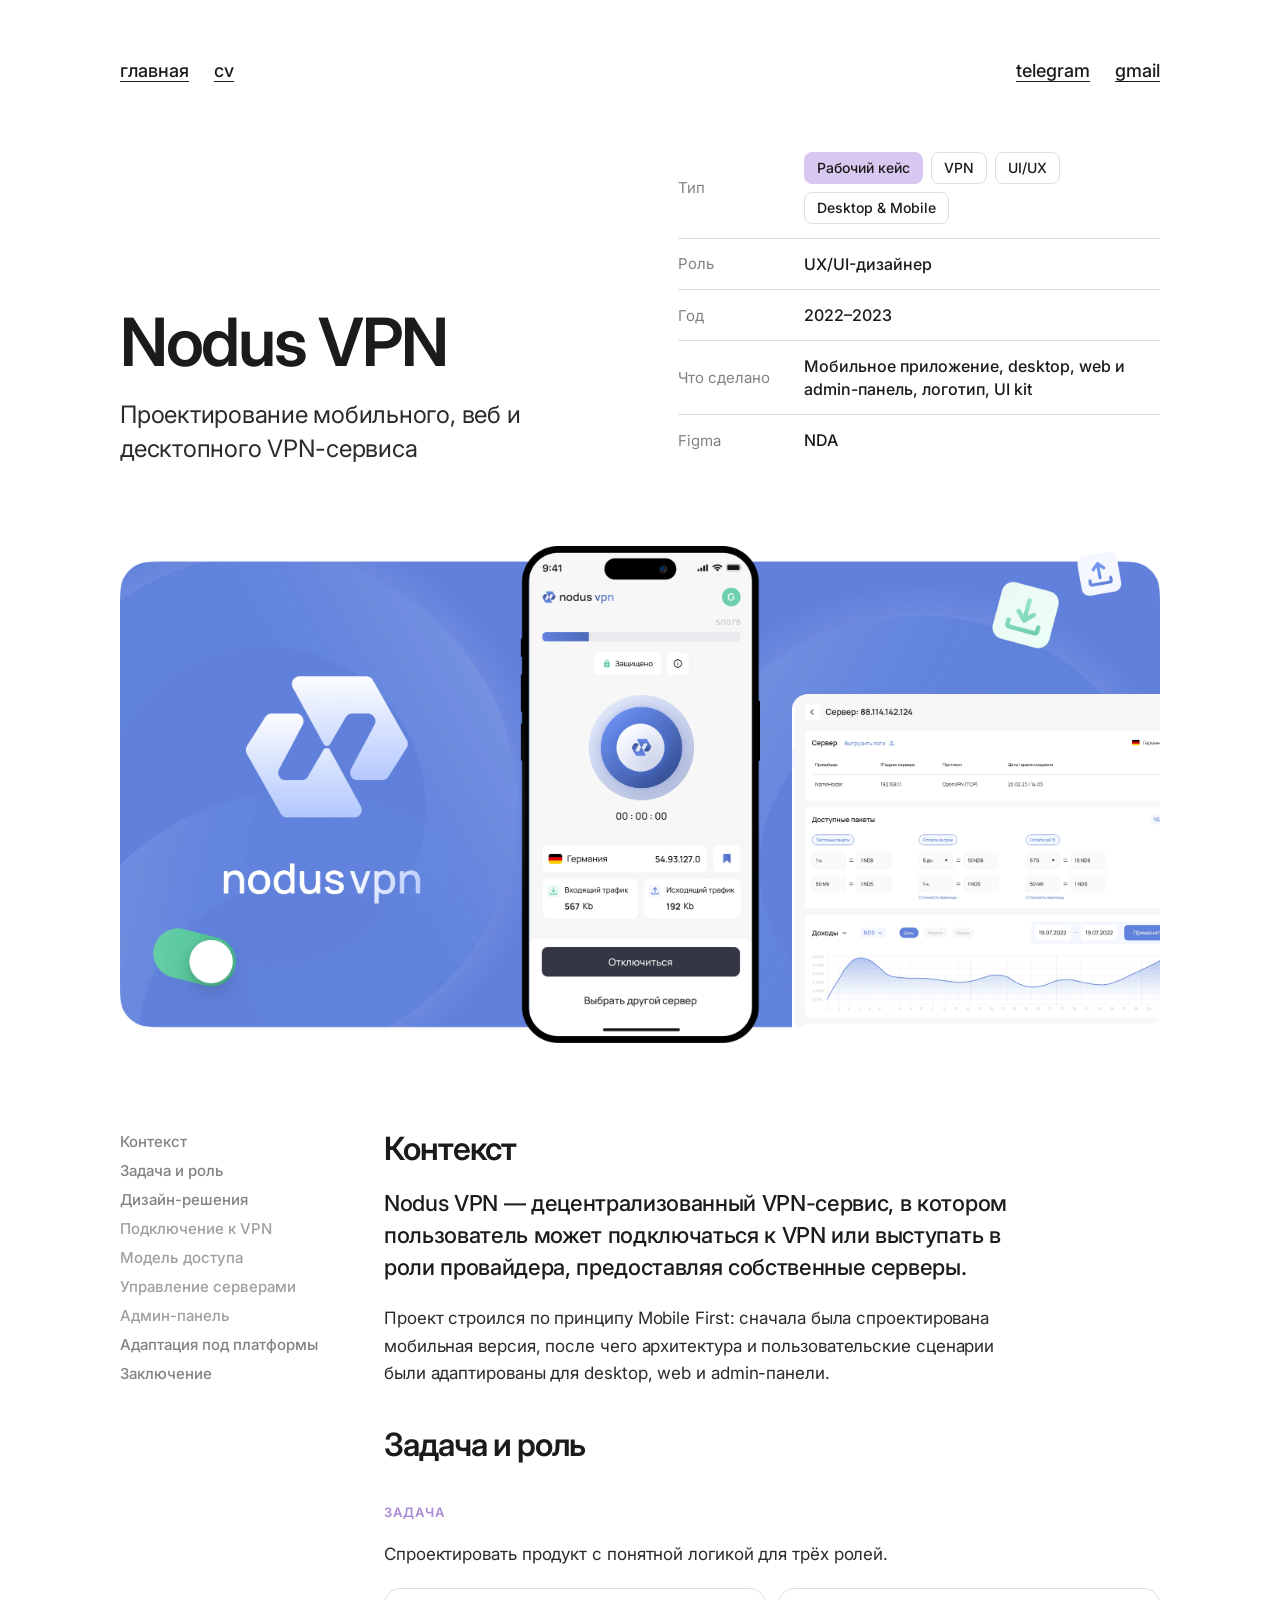
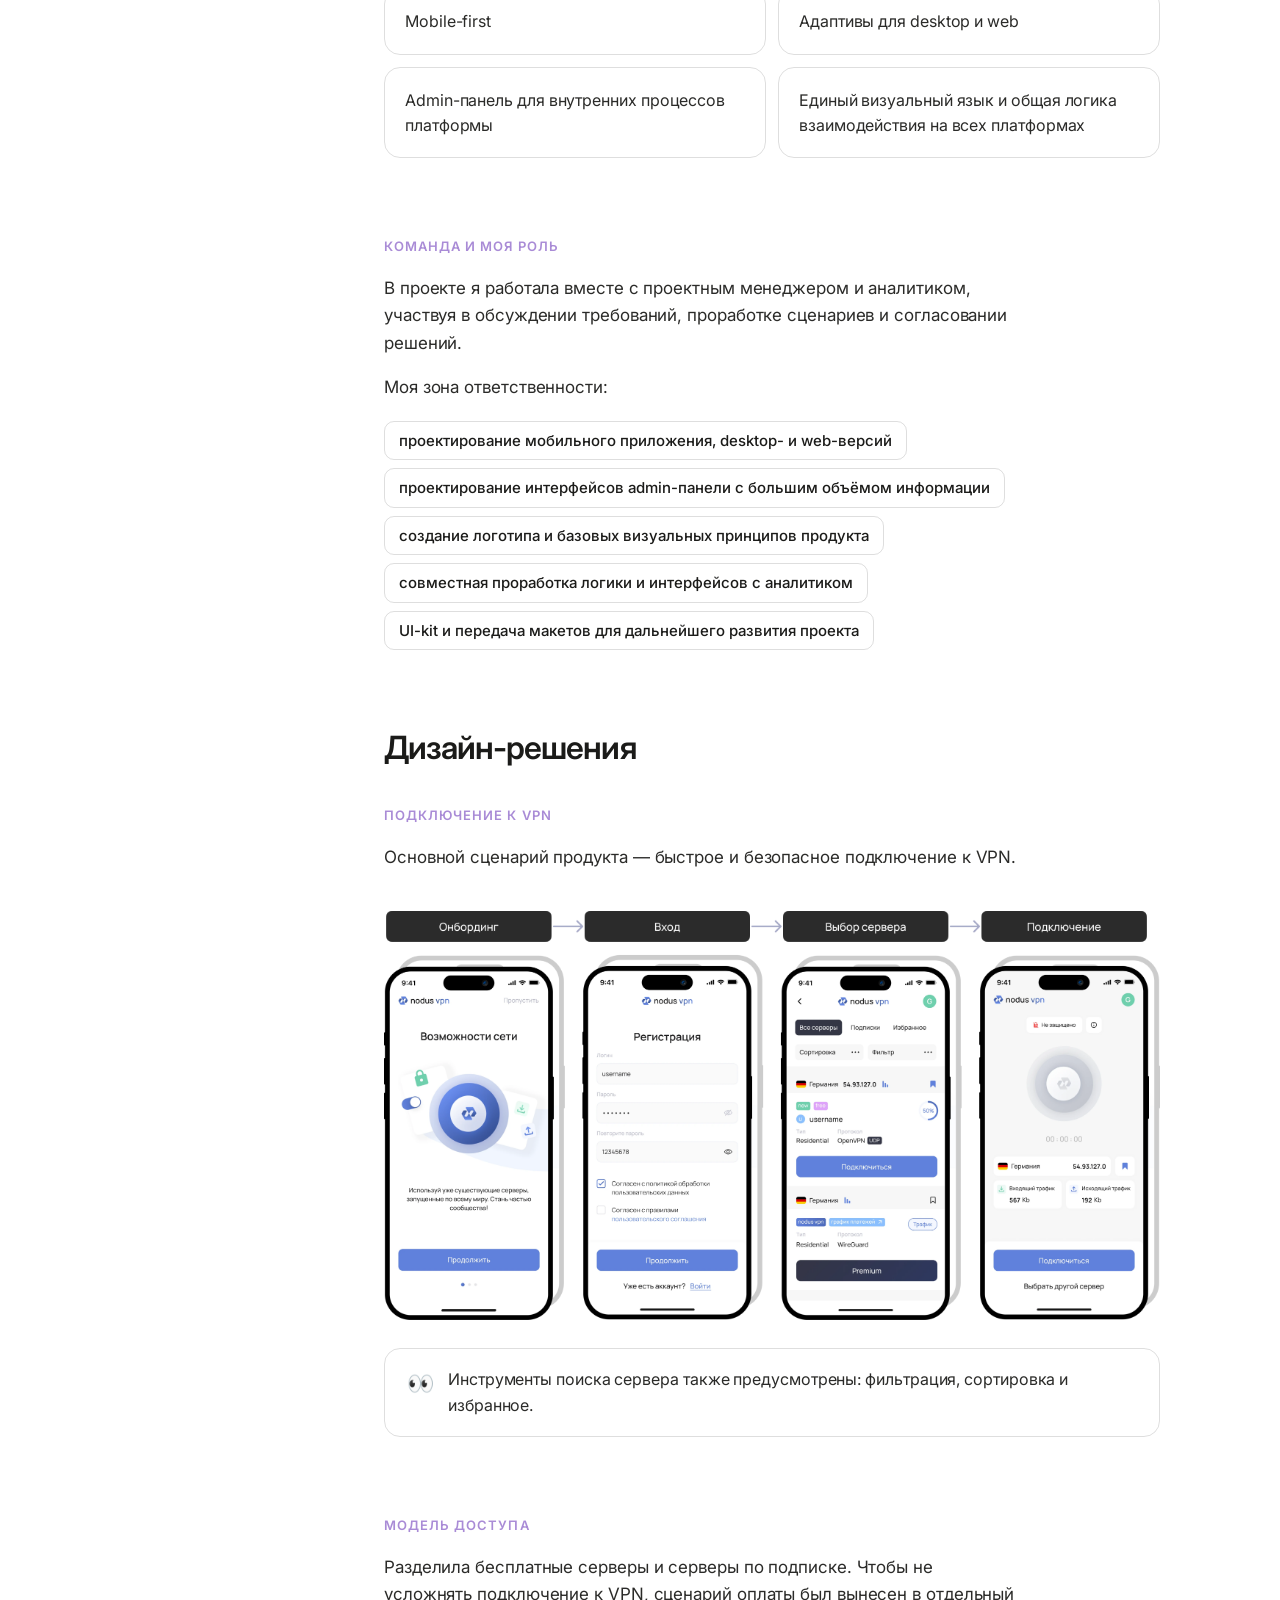
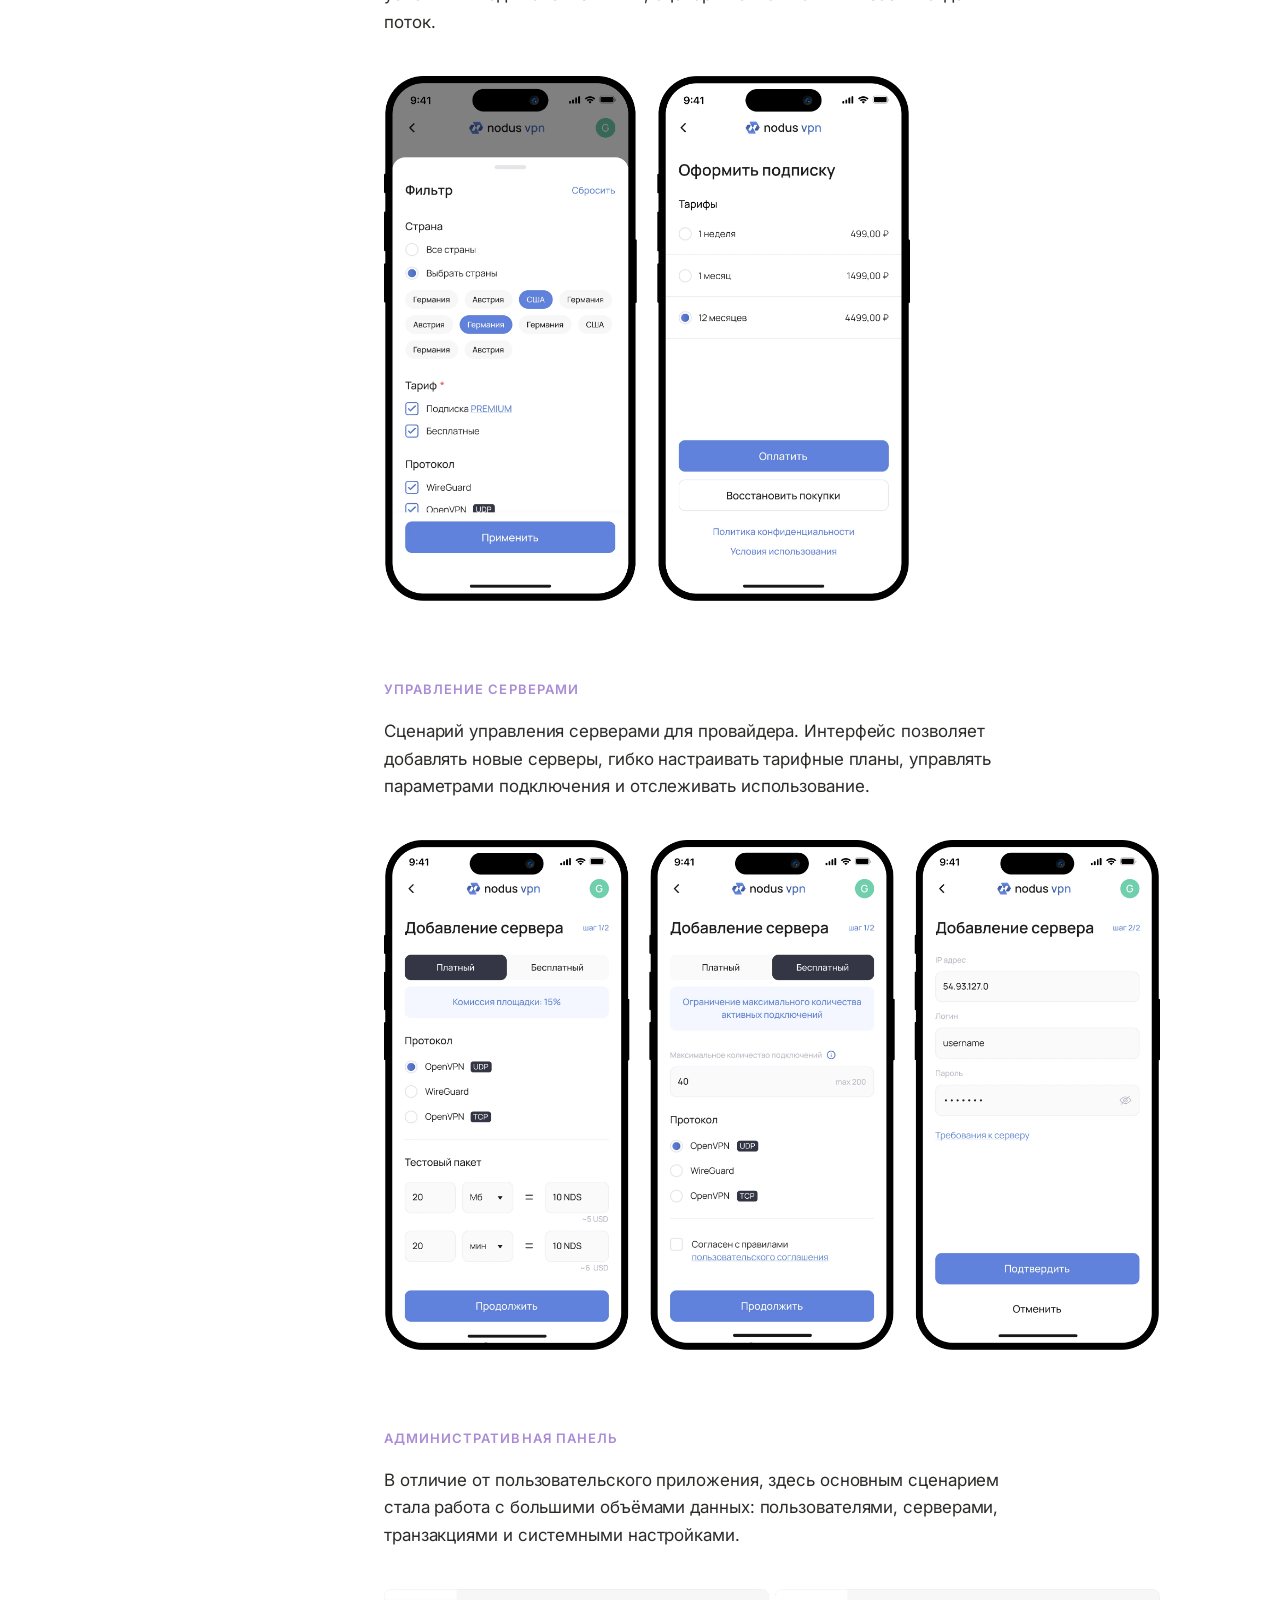
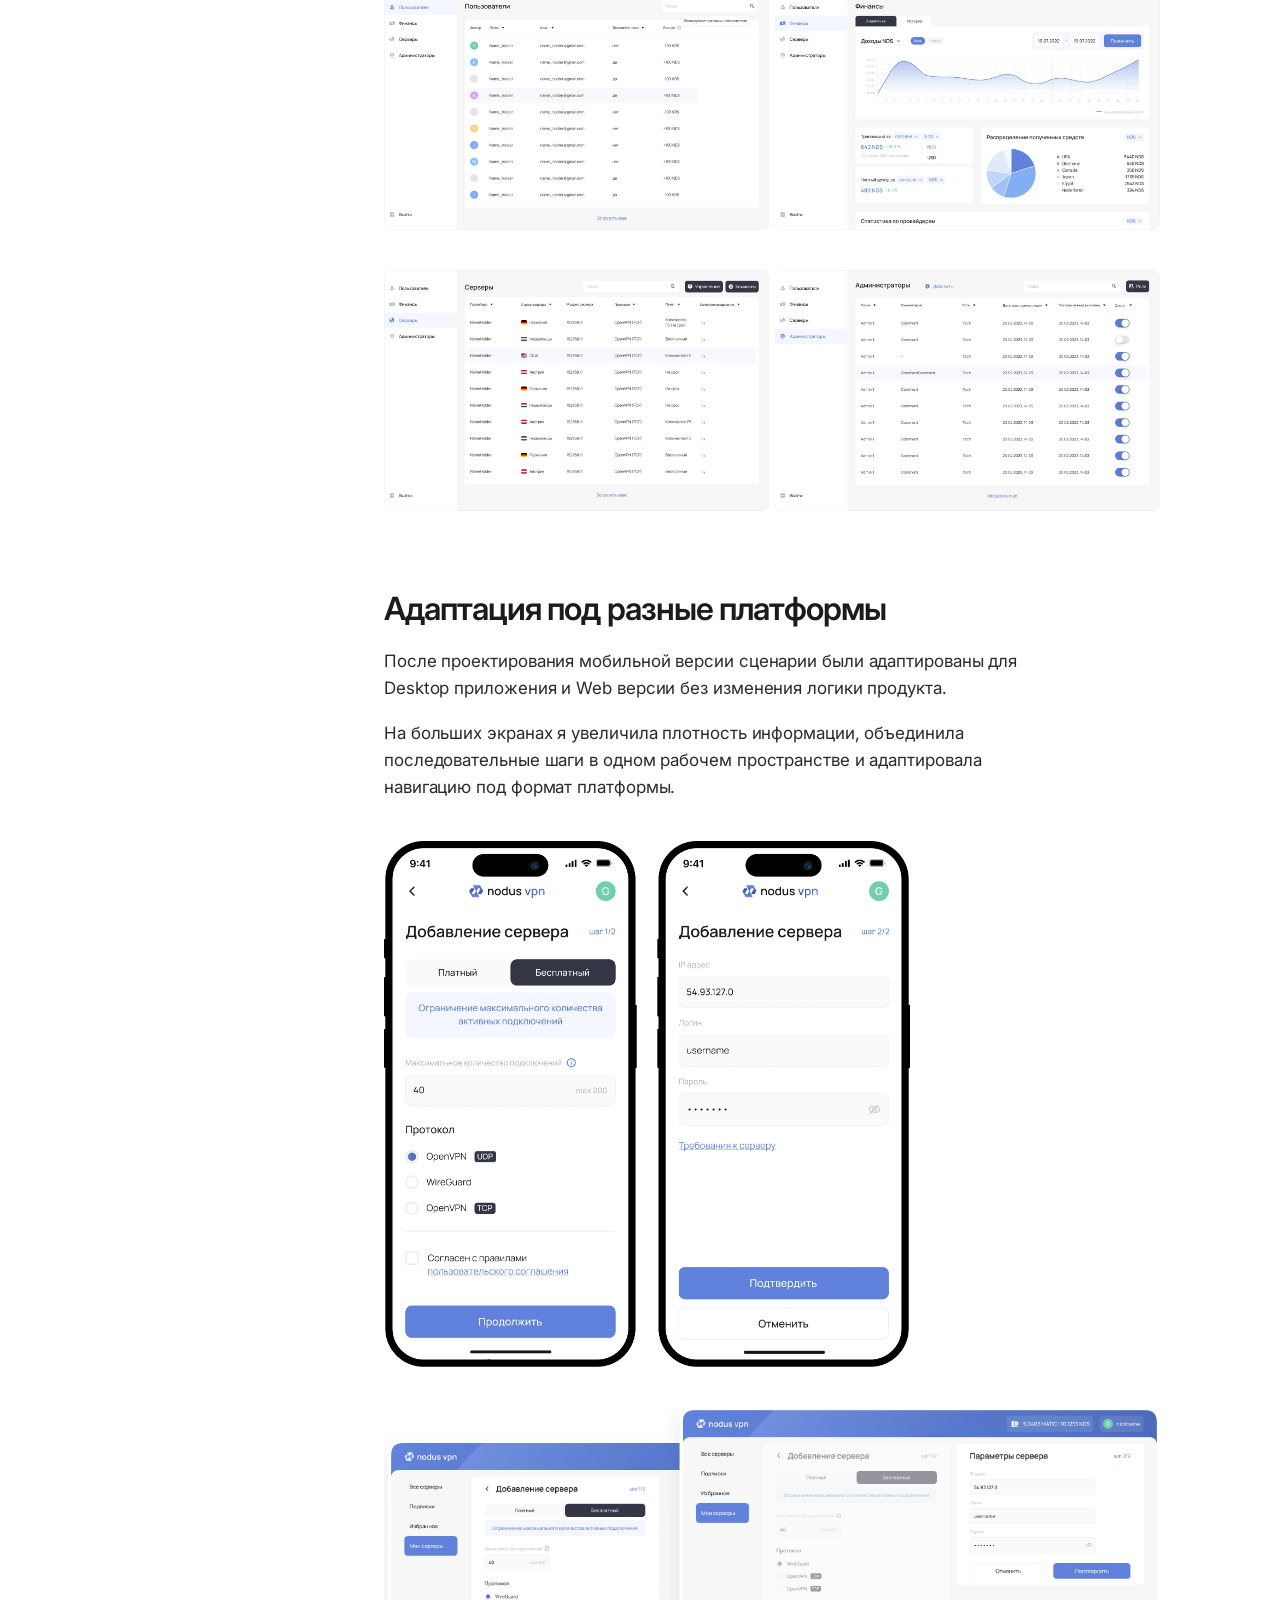
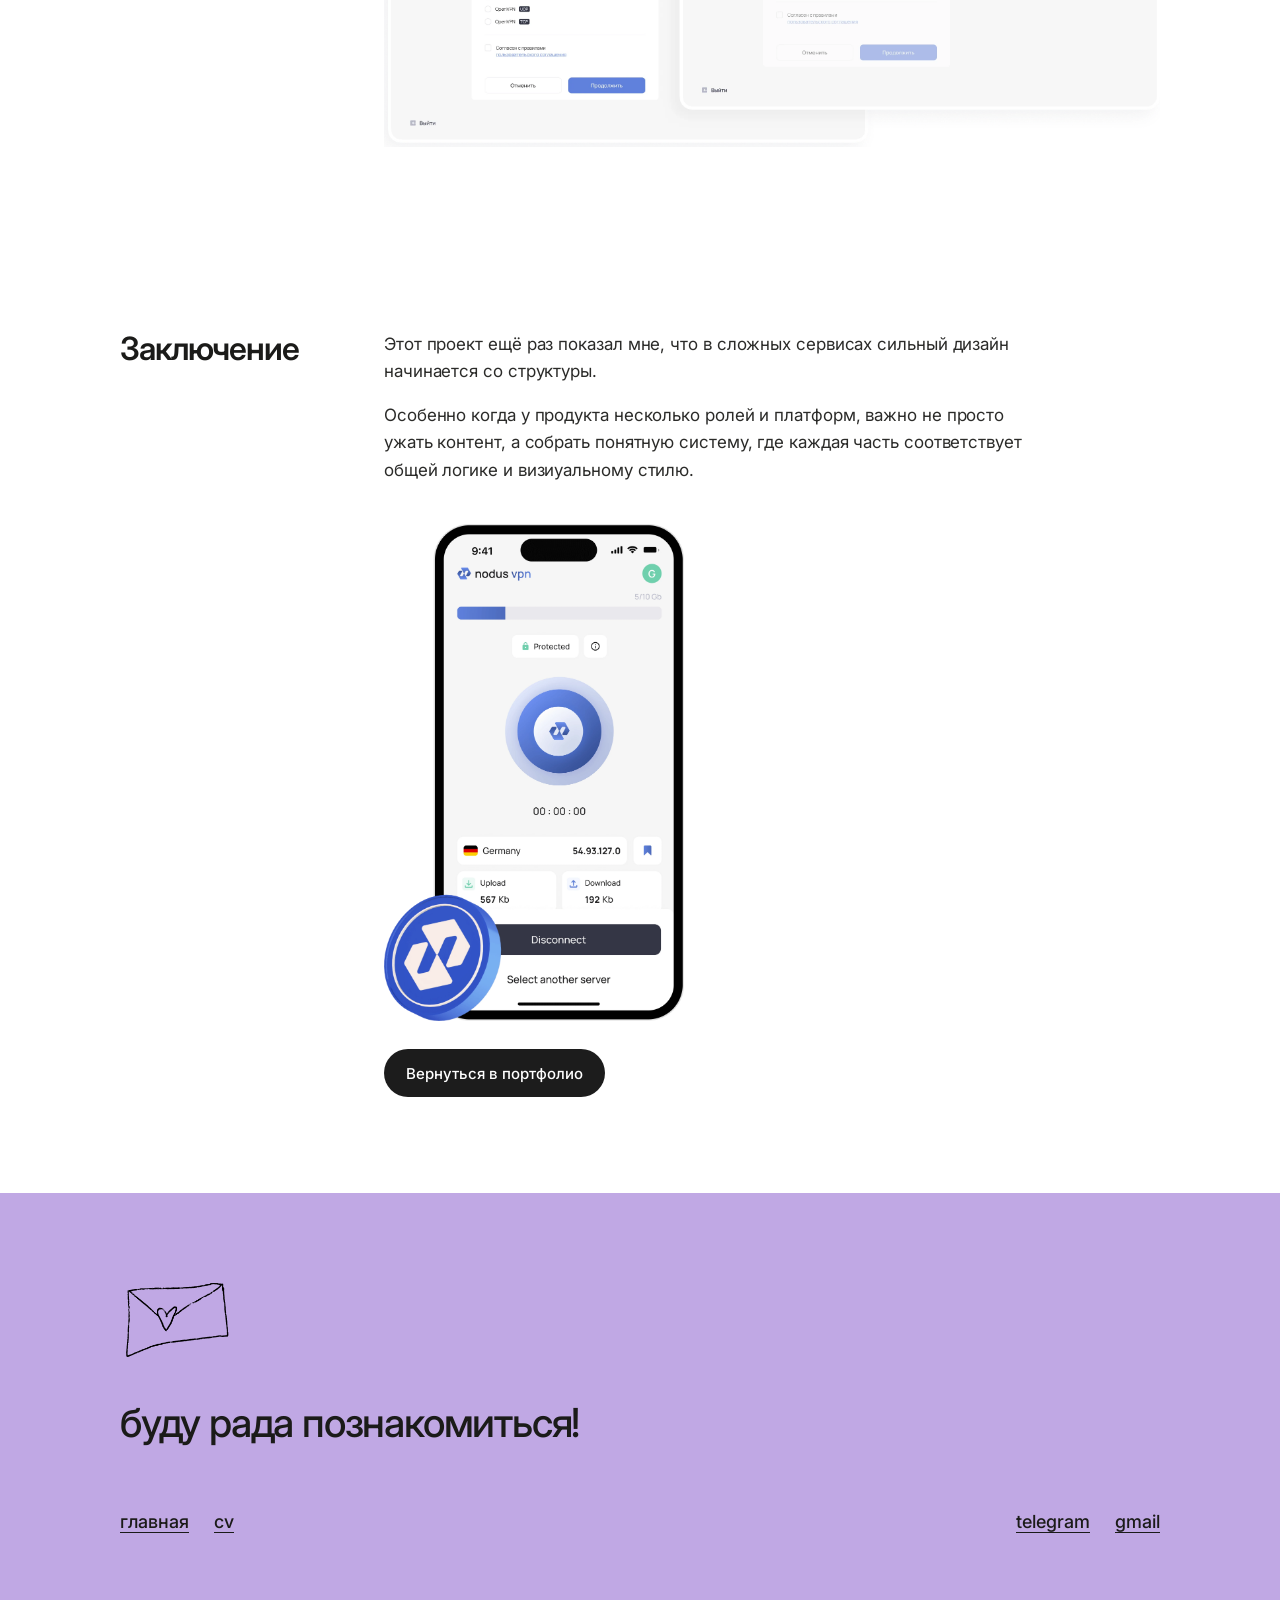
<file: cases/nodus/index.html>
<!DOCTYPE html>
<html lang="ru">
  <head>
    <meta charset="UTF-8" />
    <meta name="viewport" content="width=device-width, initial-scale=1.0" />
    <title>Nodus VPN — кейс продуктового дизайнера</title>
    <meta
      name="description"
      content="Nodus VPN: проектирование мобильного, веб и десктопного VPN-сервиса для трёх ролей. Mobile first, admin-панель, адаптация под платформы."
    />
    <meta property="og:type" content="article" />
    <meta property="og:title" content="Nodus VPN — кейс продуктового дизайнера" />
    <meta
      property="og:description"
      content="Децентрализованный VPN-сервис для пользователя, провайдера и администратора: от мобильного приложения до admin-панели."
    />
    <link rel="preconnect" href="https://fonts.googleapis.com" />
    <link rel="preconnect" href="https://fonts.gstatic.com" crossorigin />
    <link
      href="https://fonts.googleapis.com/css2?family=Inter:wght@400;500;600;700;800;900&display=swap"
      rel="stylesheet"
    />
    <link rel="stylesheet" href="../../style.css" />
    <link rel="stylesheet" href="../case-study.css" />
    <link rel="icon" type="image/svg" href="../../images/favicon.svg" />
  </head>
  <body class="case-page">
    <div class="page-shell" id="top">
      <header class="site-header">
        <nav class="nav nav-left" aria-label="Основная навигация">
          <a href="../../">главная</a>
          <a href="../../cv.pdf" target="_blank" rel="noopener noreferrer">cv</a>
        </nav>

        <nav class="nav nav-right" aria-label="Контакты">
          <a href="https://t.me/sofevt" target="_blank" rel="noopener noreferrer">telegram</a>
          <a href="mailto:sofaevt@gmail.com">gmail</a>
        </nav>
      </header>

      <main>
        <!-- ============ Шапка кейса ============ -->
        <section class="case-hero" aria-label="О проекте">
          <div class="case-wrap case-hero-grid">
            <div class="case-hero-title">
              <h1>Nodus VPN</h1>
              <p class="case-lead">Проектирование мобильного, веб и десктопного VPN-сервиса</p>
            </div>

            <dl class="case-props">
              <div>
                <dt>Тип</dt>
                <dd>
                  <ul class="case-tags" aria-label="Теги проекта">
                    <li>Рабочий кейс</li>
                    <li>VPN</li>
                    <li>UI/UX</li>
                    <li>Desktop &amp; Mobile</li>
                  </ul>
                </dd>
              </div>
              <div>
                <dt>Роль</dt>
                <dd>UX/UI-дизайнер</dd>
              </div>
              <div>
                <dt>Год</dt>
                <dd>2022–2023</dd>
              </div>
              <div>
                <dt>Что сделано</dt>
                <dd>Мобильное приложение, desktop, web и admin-панель, логотип, UI kit</dd>
              </div>
              <div>
                <dt>Figma</dt>
                <dd>NDA</dd>
              </div>
            </dl>
          </div>
        </section>

        <div class="case-wrap">
          <figure class="case-figure case-figure--hero">
            <img
              src="images/01-hero.webp"
              width="1785"
              height="854"
              alt="Nodus VPN: логотип, экран подключения в мобильном приложении и интерфейс провайдера на десктопе"
            />
          </figure>
        </div>

        <!-- ============ Текст кейса: слева содержание, справа контент ============ -->
        <div class="case-wrap case-layout">
          <aside class="case-rail" aria-label="Содержание">
            <nav class="case-toc" aria-label="Разделы кейса">
              <p class="toc-title">Содержание</p>
              <ol>
                <li><a href="#context">Контекст</a></li>
                <li><a href="#task">Задача и роль</a></li>
                <li>
                  <a href="#decisions">Дизайн-решения</a>
                  <ol>
                    <li><a href="#connect">Подключение к VPN</a></li>
                    <li><a href="#access">Модель доступа</a></li>
                    <li><a href="#servers">Управление серверами</a></li>
                    <li><a href="#admin">Админ-панель</a></li>
                  </ol>
                </li>
                <li><a href="#platforms">Адаптация под платформы</a></li>
                <li><a href="#conclusion">Заключение</a></li>
              </ol>
            </nav>
          </aside>

          <div class="case-content">
            <!-- Контекст -->
            <section class="case-section case-section--group" id="context">
              <h2>Контекст</h2>
              <p class="lead">
                Nodus VPN — децентрализованный VPN-сервис, в котором пользователь может
                подключаться к VPN или выступать в роли провайдера, предоставляя собственные
                серверы.
              </p>
              <p>
                Проект строился по принципу Mobile First: сначала была спроектирована мобильная
                версия, после чего архитектура и пользовательские сценарии были адаптированы для
                desktop, web и admin-панели.
              </p>
            </section>

            <!-- Задача и роль -->
            <section class="case-section case-section--group" id="task">
              <h2>Задача и роль</h2>
            </section>

            <section class="case-section case-section--sub" id="goal">
              <h3>Задача</h3>
              <p>
                Спроектировать продукт с понятной логикой для трёх ролей.
              </p>
    
              <div class="card-row">
                <div class="info-card">
                  <p>Mobile-first</p>
                </div>
                <div class="info-card">
                  <p>Адаптивы для desktop и web</p>
                </div>
                <div class="info-card">
                  <p>Admin-панель для внутренних процессов платформы</p>
                </div>
                <div class="info-card">
                  <p>
                    Единый визуальный язык и общая логика взаимодействия на всех
                    платформах
                  </p>
                </div>
              </div>
            </section>

            <section class="case-section case-section--sub" id="role">
              <h3>Команда и моя роль</h3>
              <p>
                В проекте я работала вместе с проектным менеджером и аналитиком, участвуя в
                обсуждении требований, проработке сценариев и согласовании решений.
              </p>
              <p>Моя зона ответственности:</p>
              <ul class="chips">
                <li>проектирование мобильного приложения, desktop- и web-версий</li>
                <li>проектирование интерфейсов admin-панели с большим объёмом информации</li>
                <li>создание логотипа и базовых визуальных принципов продукта</li>
                <li>совместная проработка логики и интерфейсов с аналитиком</li>
                <li>UI-kit и передача макетов для дальнейшего развития проекта</li>
              </ul>
            </section>

            <!-- Дизайн-решения -->
            <section class="case-section case-section--group" id="decisions">
              <h2>Дизайн-решения</h2>
            </section>

            <section class="case-section case-section--sub" id="connect">
              <h3>Подключение к VPN</h3>
              <p>Основной сценарий продукта — быстрое и безопасное подключение к VPN.</p>
              <figure class="case-figure case-figure--wide">
                <img
                  src="images/02-flow.webp"
                  width="776"
                  height="409"
                  loading="lazy"
                  alt="Путь пользователя: онбординг, вход, выбор сервера, подключение"
                />
              </figure>
              <aside class="callout">
                <span class="callout-icon" aria-hidden="true">👀</span>
                <p>
                  Инструменты поиска сервера также предусмотрены: фильтрация, сортировка и избранное.
                </p>
              </aside>
            </section>

            <section class="case-section case-section--sub" id="access">
              <h3>Модель доступа</h3>
              <p>
                Разделила бесплатные серверы и серверы по подписке. Чтобы не усложнять подключение к VPN, сценарий оплаты был вынесен в
                отдельный поток.
              </p>
              <figure class="case-figure">
                <img
                  src="images/03-access.webp"
                  width="526"
                  height="526"
                  loading="lazy"
                  alt="Фильтр серверов по стране, тарифу и протоколу и экран оформления подписки"
                />
              </figure>
            </section>

            <section class="case-section case-section--sub" id="servers">
              <h3>Управление серверами</h3>
              <p>
                Сценарий управления серверами для провайдера.
                Интерфейс позволяет добавлять новые серверы, гибко настраивать тарифные планы, управлять
                параметрами подключения и отслеживать использование.
              </p>
              <figure class="case-figure">
                <img
                  src="images/04-servers.webp"
                  width="799"
                  height="526"
                  loading="lazy"
                  alt="Добавление сервера: платный и бесплатный сервер, ввод IP-адреса и данных доступа"
                />
              </figure>
            </section>

            <section class="case-section case-section--sub" id="admin">
              <h3>Административная панель</h3>
              <p>
                В отличие от пользовательского приложения, здесь основным сценарием стала работа с
                большими объёмами данных: пользователями, серверами, транзакциями и системными
                настройками.
              </p>
              <figure class="case-figure case-figure--wide">
                <img
                  src="images/05-admin-a.webp"
                  width="776"
                  height="241"
                  loading="lazy"
                  alt="Админ-панель: список пользователей и раздел «Финансы» с графиками"
                />
              </figure>
              <figure class="case-figure case-figure--wide">
                <img
                  src="images/06-admin-b.webp"
                  width="776"
                  height="241"
                  loading="lazy"
                  alt="Админ-панель: список серверов и список администраторов"
                />
              </figure>
            </section>

            <!-- Адаптация -->
            <section class="case-section" id="platforms">
              <h2>Адаптация под разные платформы</h2>
              <p>
                После проектирования мобильной версии сценарии были адаптированы для Desktop
                приложения и Web версии без изменения логики продукта.
              </p>
              <p>
                На больших экранах я увеличила плотность информации, объединила последовательные
                шаги в одном рабочем пространстве и адаптировала навигацию под формат платформы.
              </p>
              <figure class="case-figure">
                <img
                  src="images/07-platform-mobile.webp"
                  width="526"
                  height="526"
                  loading="lazy"
                  alt="Мобильная версия: добавление бесплатного сервера в два шага"
                />
              </figure>
              <figure class="case-figure case-figure--wide">
                <img
                  src="images/08-platform-desktop.webp"
                  width="776"
                  height="340"
                  loading="lazy"
                  alt="Desktop-версия: те же шаги добавления сервера в одном рабочем пространстве"
                />
              </figure>
            </section>
          </div>
        </div>

        <!-- ============ Заключение ============ -->
        <section class="case-conclusion" id="conclusion">
          <div class="case-wrap band-grid">
            <h2>Заключение</h2>
            <div class="band-body">
              <p>
                Этот проект ещё раз показал мне, что в сложных сервисах сильный дизайн начинается со
                структуры.
              </p>
              <p>
                Особенно когда у продукта несколько ролей и платформ, важно не просто ужать контент,
                 а собрать понятную систему, где каждая часть соответствует общей логике и визиуальному стилю.
              </p>
              <figure class="case-figure case-figure--phone">
                <img
                  src="images/09-conclusion.webp"
                  width="300"
                  height="497"
                  loading="lazy"
                  alt="Экран подключения Nodus VPN с объёмным логотипом"
                />
              </figure>
              <a class="case-back" href="../../#projects">Вернуться в портфолио</a>
            </div>
          </div>
        </section>
      </main>

      <footer class="site-footer" aria-label="Контакты и футер">
        <div class="footer-content">
          <img
            class="footer-doodle"
            src="../../images/envelope.svg"
            alt=""
            aria-hidden="true"
          />
          <h2>буду рада познакомиться!</h2>

          <div class="footer-row">
            <div class="footer-links footer-left">
              <a href="../../">главная</a>
              <a href="../../cv.pdf" target="_blank" rel="noopener noreferrer">cv</a>
            </div>

            <div class="footer-links footer-right">
              <a href="https://t.me/sofevt" target="_blank" rel="noopener noreferrer">telegram</a>
              <a href="mailto:sofaevt@gmail.com">gmail</a>
            </div>
          </div>
        </div>
      </footer>
    </div>

    <!-- Кнопка «наверх» -->
    <button class="to-top" id="to-top" type="button" aria-label="Наверх">
      <svg width="18" height="18" viewBox="0 0 18 18" fill="none" aria-hidden="true">
        <path
          d="M9 15V3M9 3L3.5 8.5M9 3l5.5 5.5"
          stroke="currentColor"
          stroke-width="1.8"
          stroke-linecap="round"
          stroke-linejoin="round"
        />
      </svg>
    </button>

    <!-- Просмотр картинок по клику -->
    <dialog class="lightbox" id="lightbox" aria-label="Просмотр изображения">
      <button class="lightbox-close" type="button" aria-label="Закрыть">✕</button>
      <img alt="" />
    </dialog>

    <script>
      (function () {
        /* --- Просмотр картинок --- */
        var dlg = document.getElementById("lightbox");
        if (dlg && typeof dlg.showModal === "function") {
          var big = dlg.querySelector("img");
          document.querySelectorAll(".case-figure img").forEach(function (img) {
            img.addEventListener("click", function () {
              big.src = img.currentSrc || img.src;
              big.alt = img.alt;
              big.classList.remove("is-zoomed");
              dlg.showModal();
            });
          });
          big.addEventListener("click", function () {
            big.classList.toggle("is-zoomed");
          });
          dlg.addEventListener("click", function (e) {
            if (e.target === dlg || e.target.classList.contains("lightbox-close")) dlg.close();
          });
        }

        /* --- Содержание: подсветка текущего раздела --- */
        var links = Array.prototype.slice.call(
          document.querySelectorAll('.case-toc a[href^="#"]')
        );
        var targets = links.map(function (a) {
          return document.getElementById(a.getAttribute("href").slice(1));
        });
        function updateToc() {
          var line = window.innerHeight * 0.3;
          var current = -1;
          targets.forEach(function (t, i) {
            if (t && t.getBoundingClientRect().top <= line) current = i;
          });
          links.forEach(function (a, i) {
            a.classList.toggle("is-active", i === current);
          });
        }

        /* --- Кнопка «наверх» --- */
        var toTop = document.getElementById("to-top");
        function updateTop() {
          toTop.classList.toggle("is-visible", window.scrollY > 700);
        }
        toTop.addEventListener("click", function () {
          window.scrollTo({ top: 0, behavior: "smooth" });
        });

        function onScroll() {
          updateToc();
          updateTop();
        }
        window.addEventListener("scroll", onScroll, { passive: true });
        window.addEventListener("resize", onScroll);
        onScroll();
      })();
    </script>
  </body>
</html>
</file>
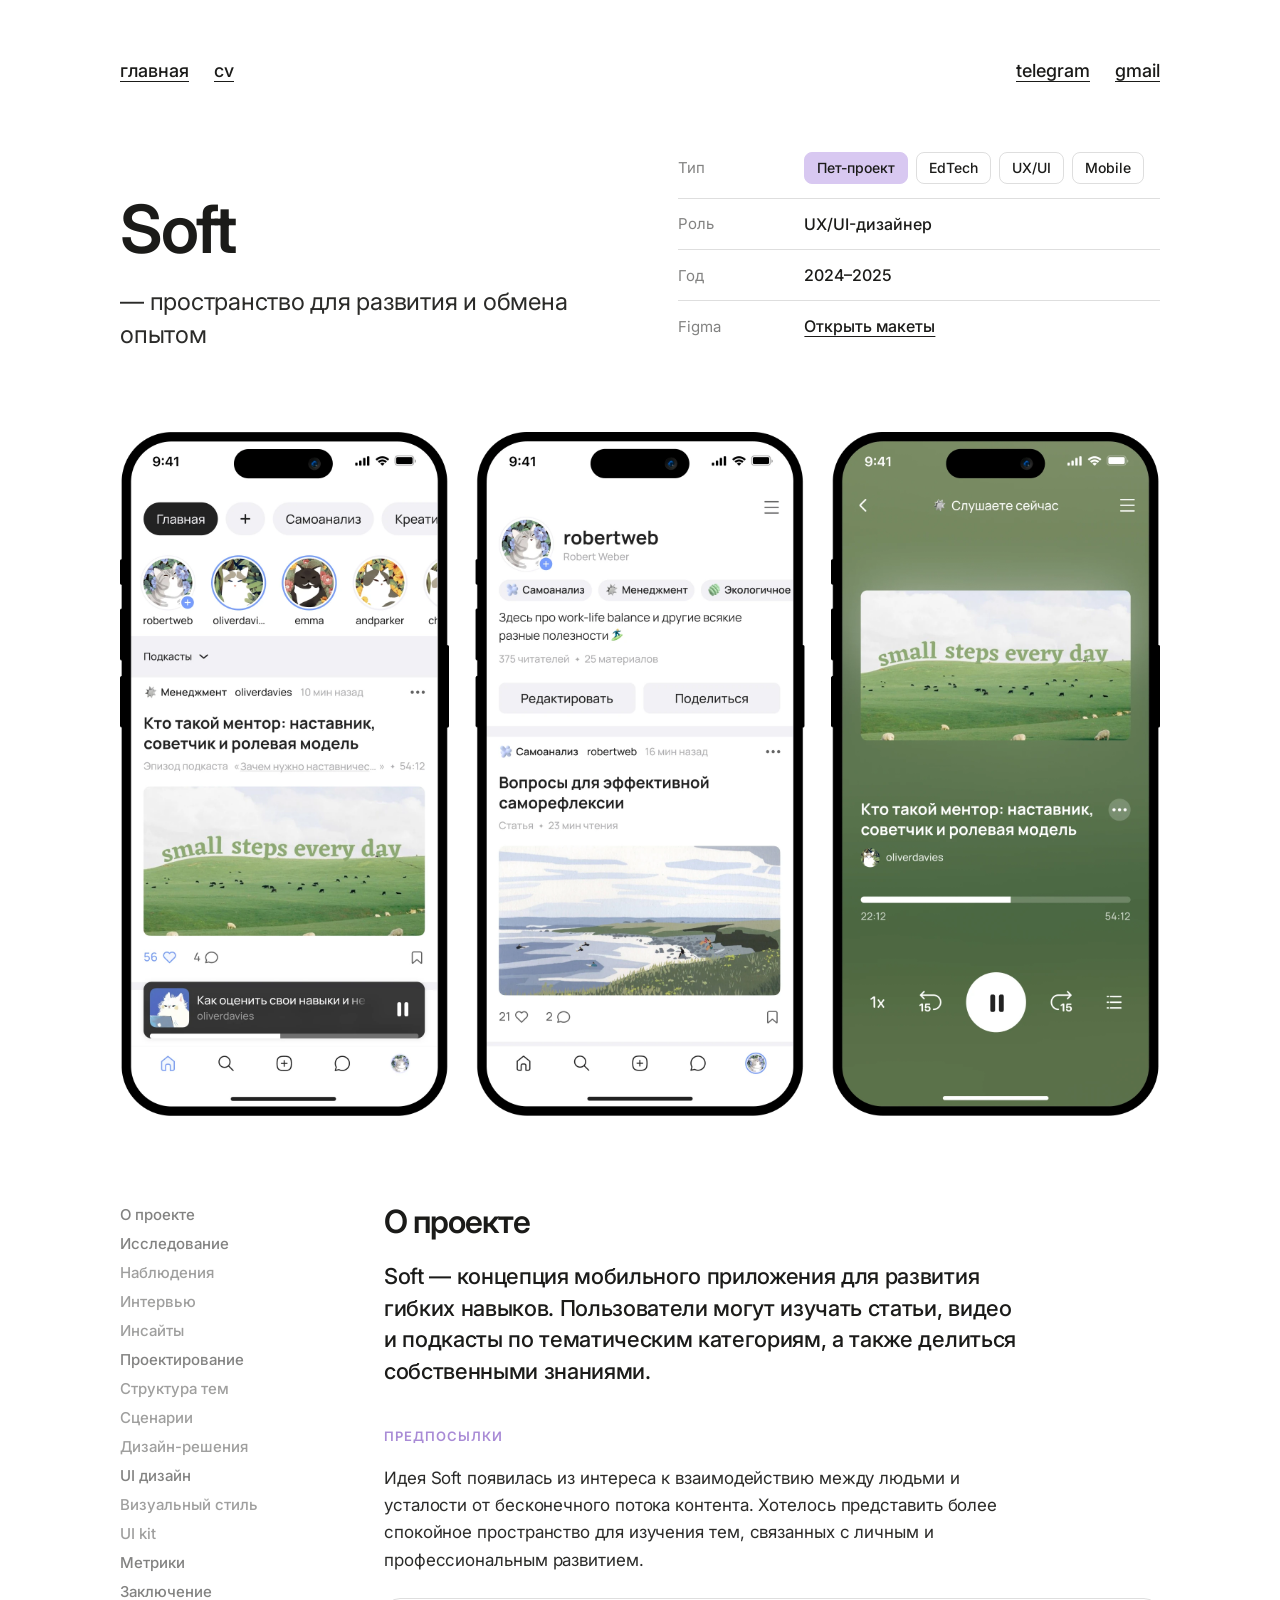
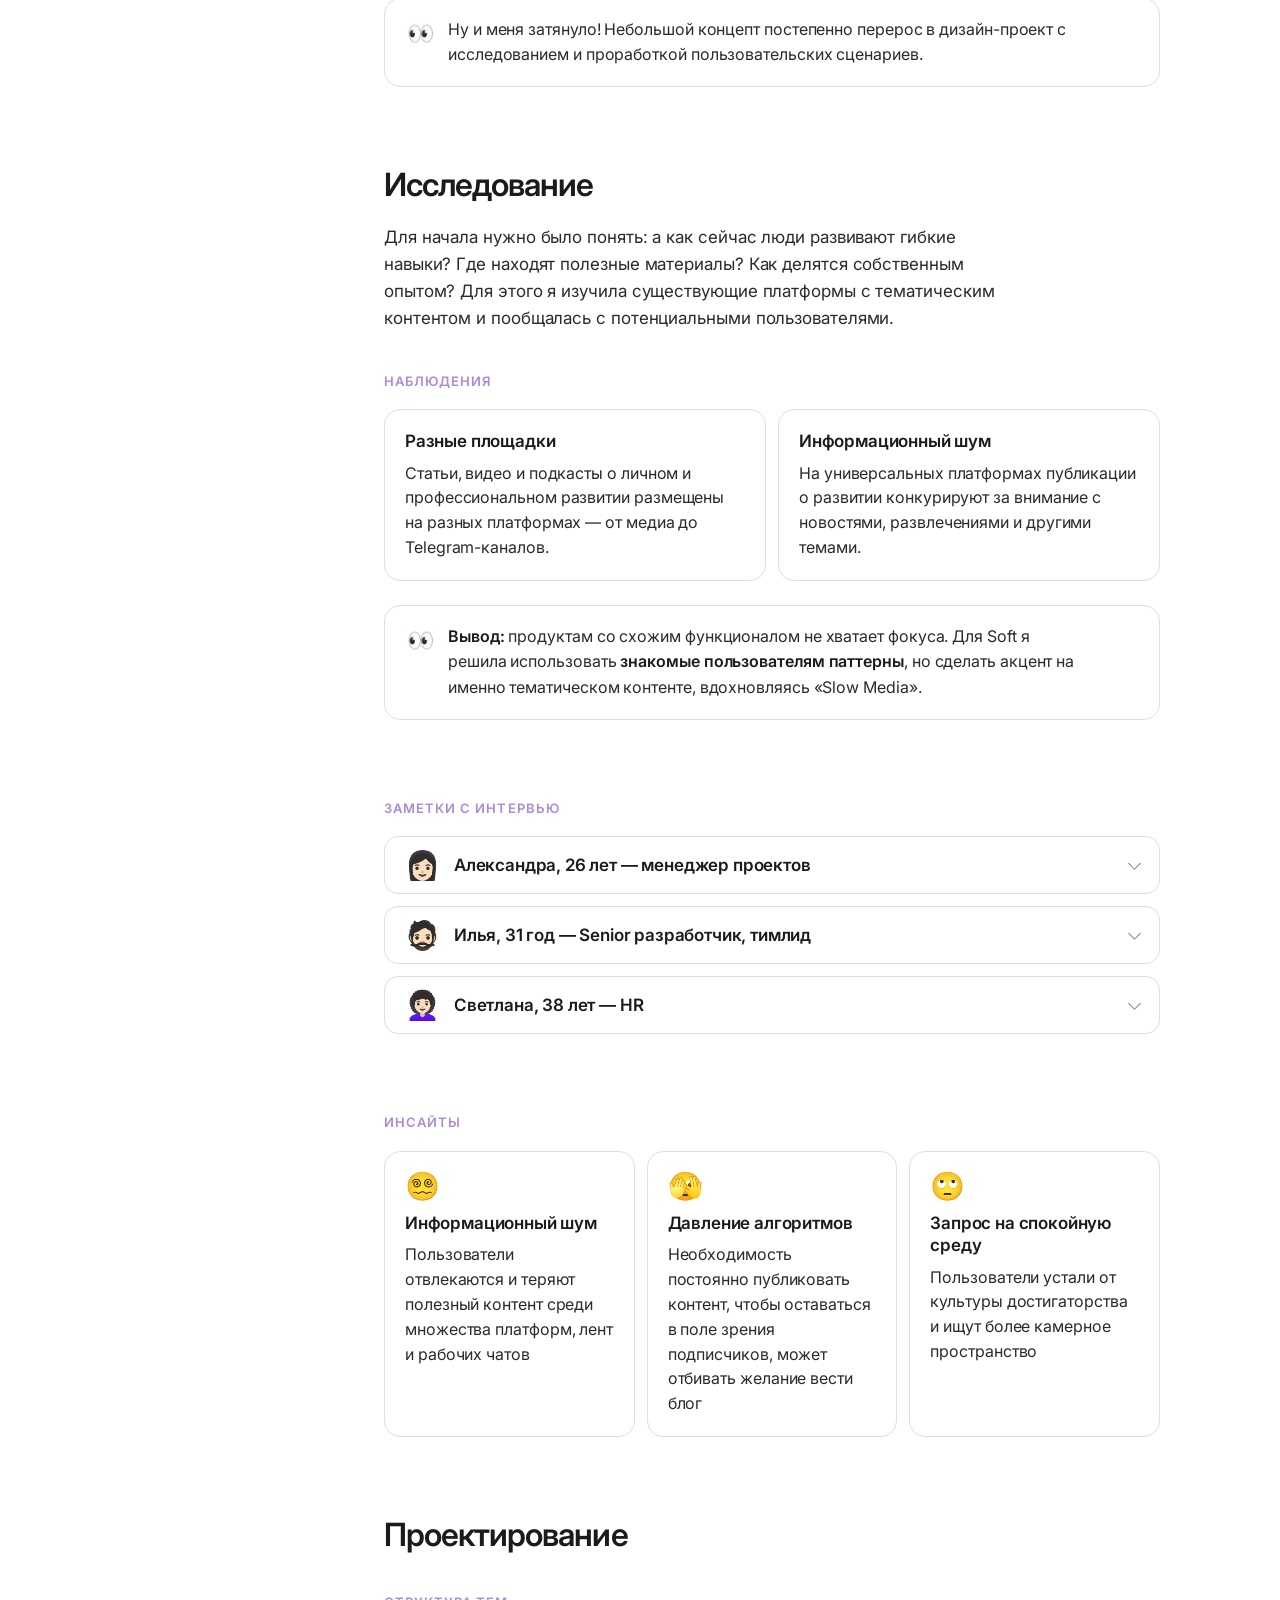
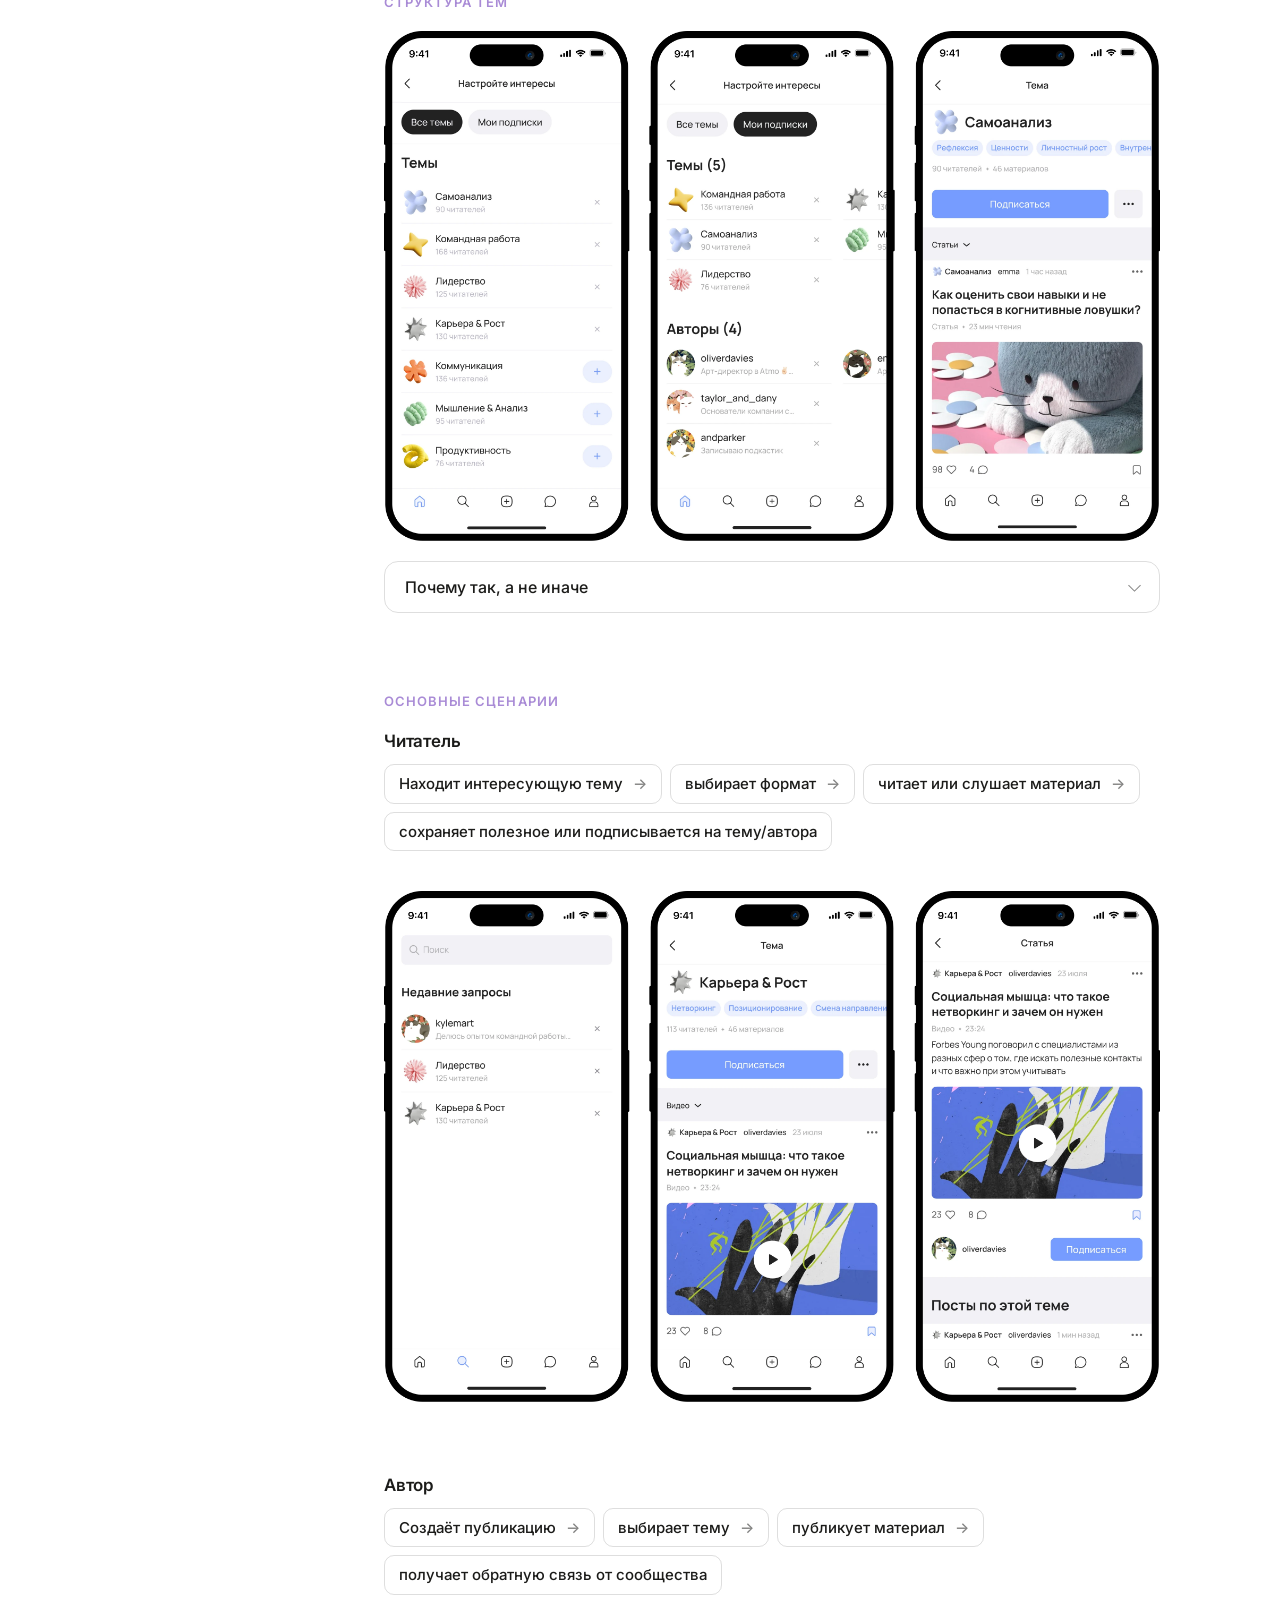
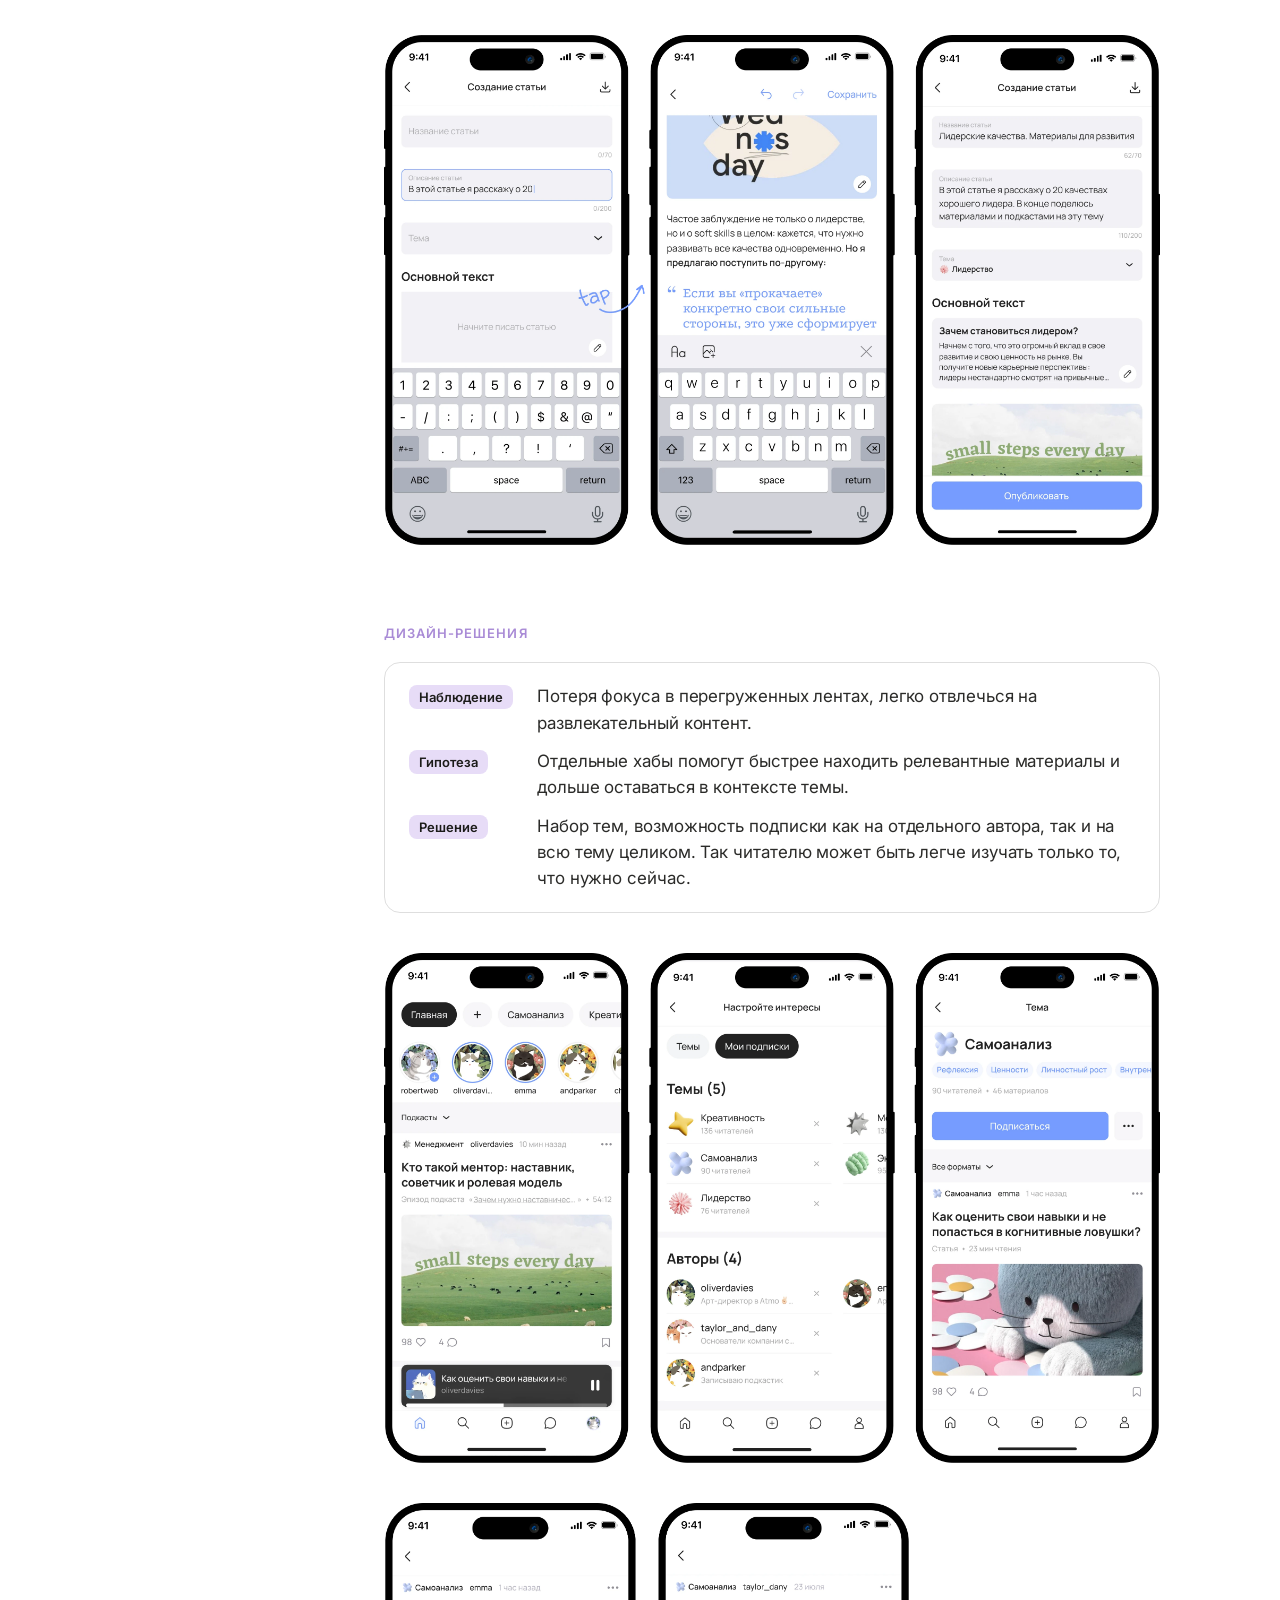
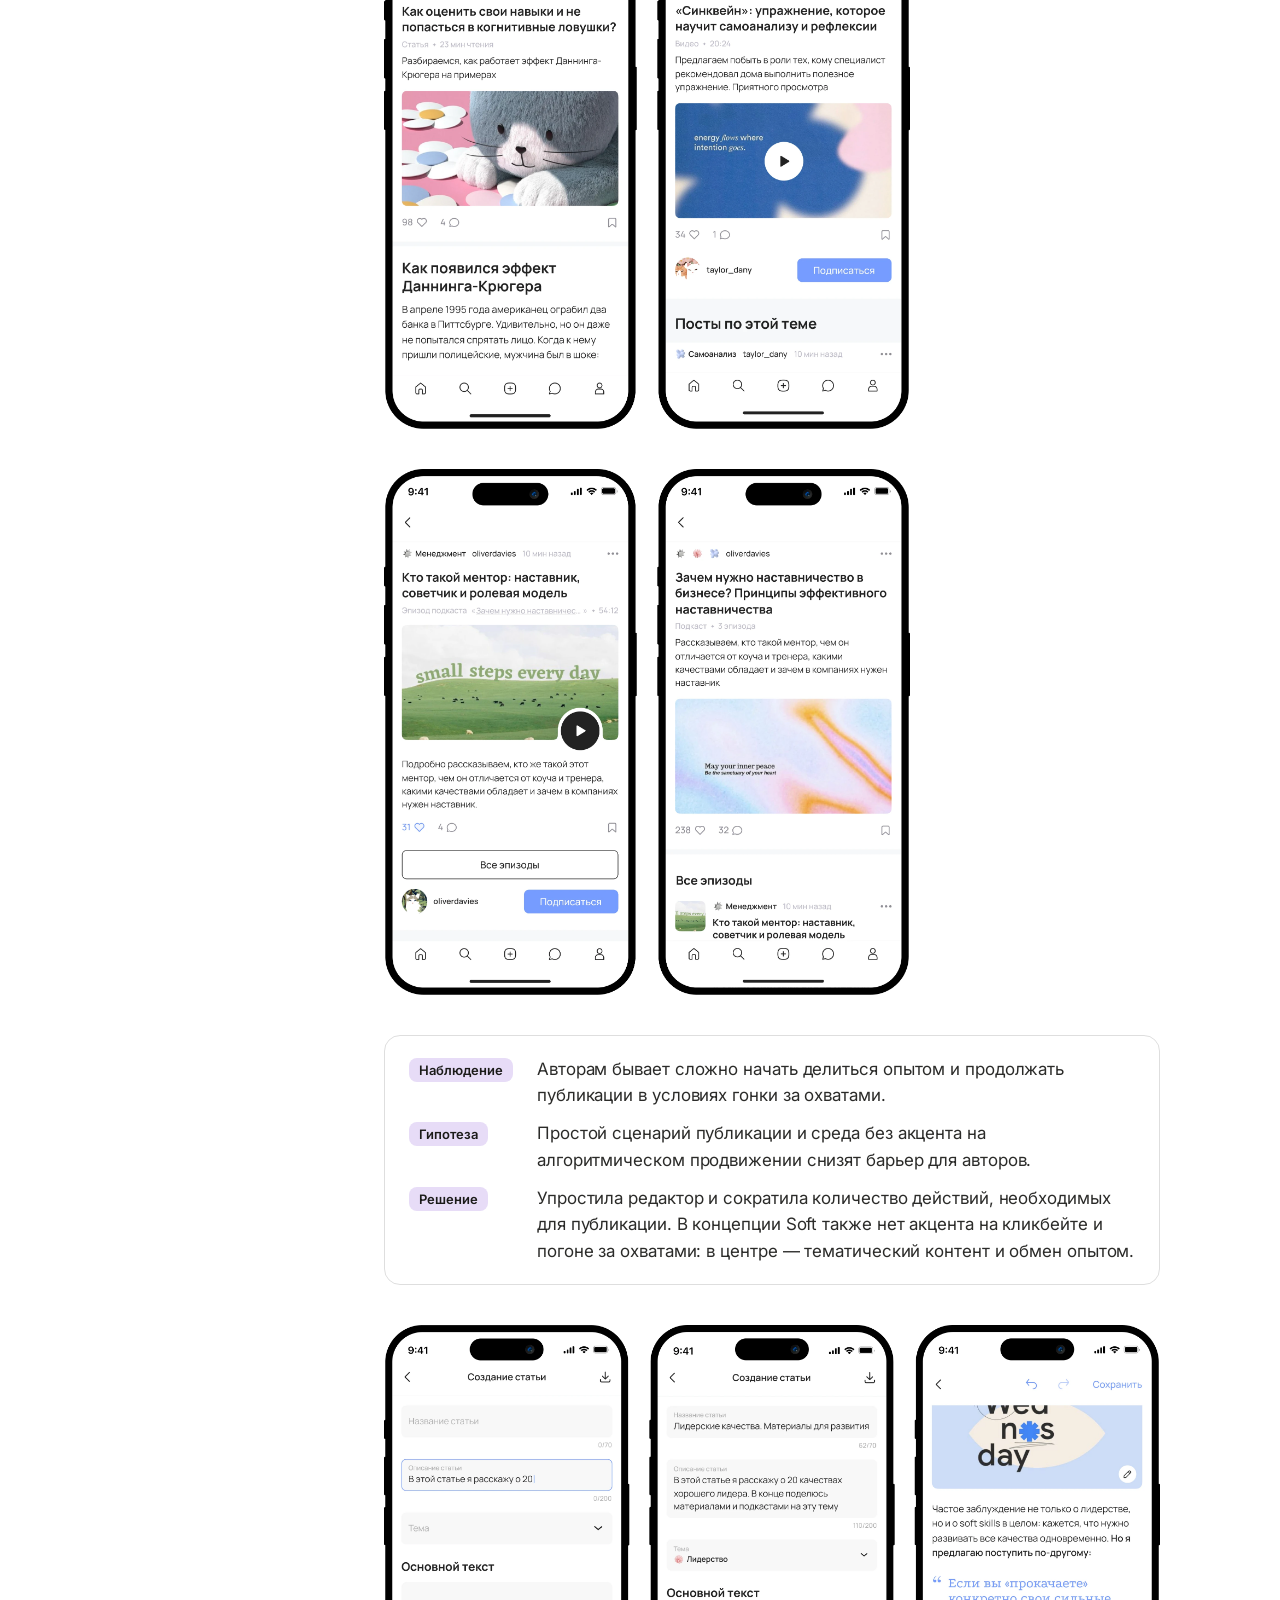
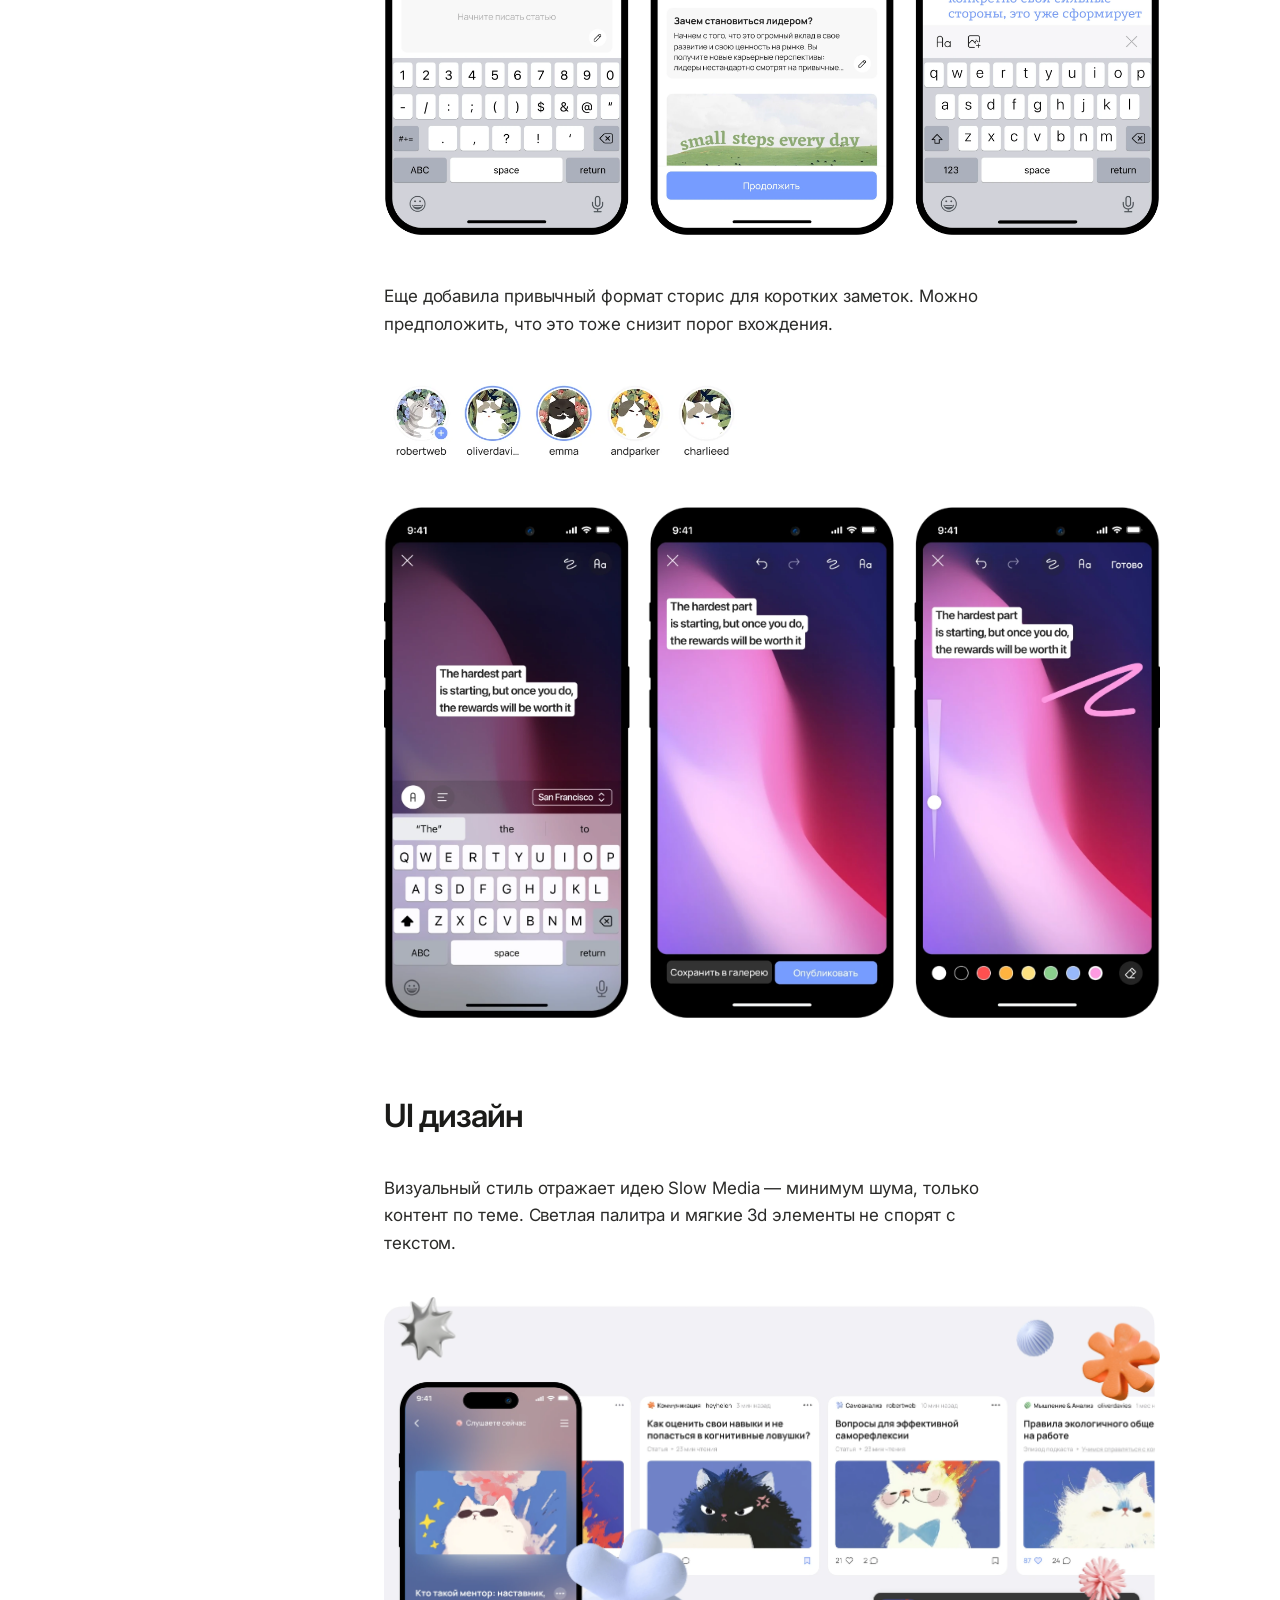
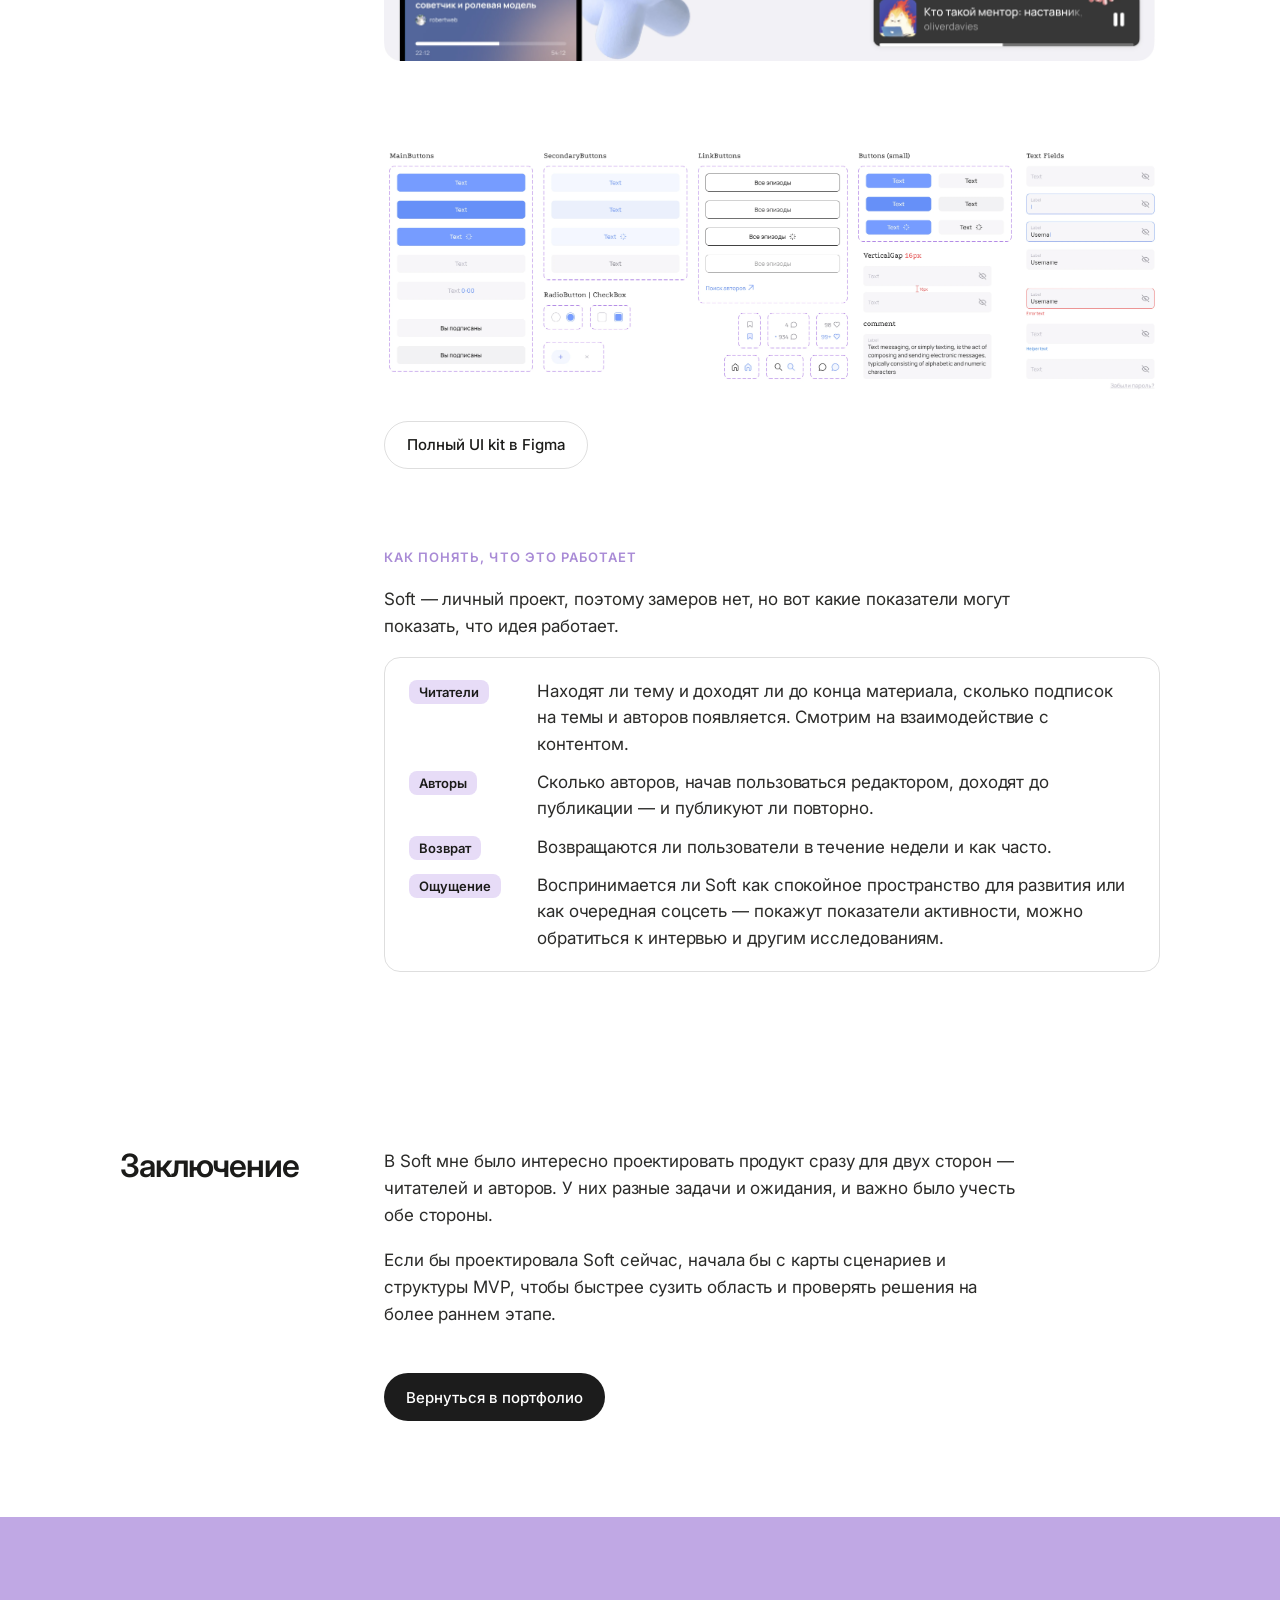
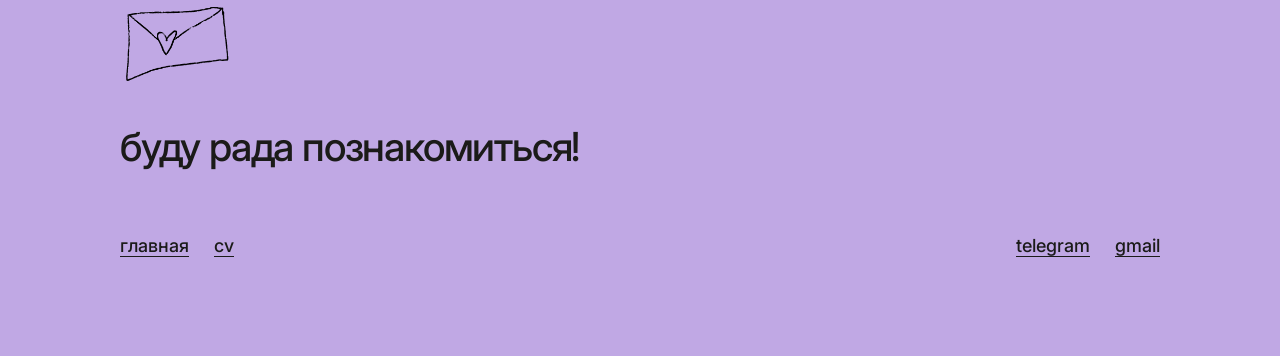
<file: cases/soft/index.html>
<!DOCTYPE html>
<html lang="ru">
  <head>
    <meta charset="UTF-8" />
    <meta name="viewport" content="width=device-width, initial-scale=1.0" />
    <title>Soft — кейс | София Евтух, UX/UI-дизайнер</title>
    <meta
      name="description"
      content="Soft: мобильное приложение для осознанного развития soft skills и обмена опытом. Исследование, структура, сценарии, UI и UI kit."
    />
    <meta property="og:type" content="article" />
    <meta property="og:title" content="Soft — кейс | София Евтух, UX/UI-дизайнер" />
    <meta
      property="og:description"
      content="Мобильное приложение для осознанного развития soft skills и обмена опытом: от исследования до UI kit."
    />
    <meta property="og:locale" content="ru_RU" />
    <meta property="og:url" content="https://sofevt.github.io/sofia-portfolio/cases/soft/" />
    <meta property="og:image" content="https://sofevt.github.io/sofia-portfolio/soft-cover.jpg" />
    <meta name="twitter:card" content="summary_large_image" />
    <link rel="icon" type="image/svg+xml" href="../../images/favicon.svg" />
    <link rel="preconnect" href="https://fonts.googleapis.com" />
    <link rel="preconnect" href="https://fonts.gstatic.com" crossorigin />
    <link
      href="https://fonts.googleapis.com/css2?family=Inter:wght@400;500;600;700;800;900&display=swap"
      rel="stylesheet"
    />
    <link rel="stylesheet" href="../../style.css" />
    <link rel="stylesheet" href="../case-study.css" />
  </head>
  <body class="case-page">
    <div class="page-shell" id="top">
      <header class="site-header">
        <nav class="nav nav-left" aria-label="Основная навигация">
          <a href="../../">главная</a>
          <a href="../../cv.pdf" target="_blank" rel="noopener noreferrer">cv</a>
        </nav>

        <nav class="nav nav-right" aria-label="Контакты">
          <a href="https://t.me/sofevt" target="_blank" rel="noopener noreferrer">telegram</a>
          <a href="mailto:sofaevt@gmail.com">gmail</a>
        </nav>
      </header>

      <main>
        <!-- ============ Шапка кейса ============ -->
        <section class="case-hero" aria-label="О проекте">
          <div class="case-wrap case-hero-grid">
            <div class="case-hero-title">
              <h1>Soft</h1>
              <p class="case-lead">
                — пространство для развития и обмена опытом
              </p>
            </div>

            <dl class="case-props">
              <div>
                <dt>Тип</dt>
                <dd>
                  <ul class="case-tags" aria-label="Теги проекта">
                    <li>Пет-проект</li>
                    <li>EdTech</li>
                    <li>UX/UI</li>
                    <li>Mobile</li>
                  </ul>
                </dd>
              </div>
              <div>
                <dt>Роль</dt>
                <dd>UX/UI-дизайнер</dd>
              </div>
              <div>
                <dt>Год</dt>
                <dd>2024–2025</dd>
              </div>
    
              <div>
                <dt>Figma</dt>
                <dd class="case-links">
                  <a
                    href="https://www.figma.com/design/XWpkaaIrWijxhCsnKqmpb2/Soft"
                    target="_blank"
                    rel="noopener noreferrer"
                    >Открыть макеты</a
                  >
                </dd>
              </div>
            </dl>
          </div>
        </section>

        <div class="case-wrap">
          <figure class="case-figure case-figure--hero">
            <img
              src="images/01-hero.webp"
              width="974"
              height="641"
              alt="Три экрана приложения Soft: главная лента, профиль автора, плеер подкаста"
            />
          </figure>
        </div>

        <!-- ============ Текст кейса: слева содержание, справа контент ============ -->
        <div class="case-wrap case-layout">
          <aside class="case-rail" aria-label="Содержание">
            <nav class="case-toc" aria-label="Разделы кейса">
              <p class="toc-title">Содержание</p>
              <ol>
                <li><a href="#about">О проекте</a></li>
                <li>
                  <a href="#research">Исследование</a>
                  <ol>
                    <li><a href="#market">Наблюдения</a></li>
                    <li><a href="#interviews">Интервью</a></li>
                    <li><a href="#insights">Инсайты</a></li>
                  </ol>
                </li>
                <li>
                  <a href="#design">Проектирование</a>
                  <ol>
                    <li><a href="#topics">Структура тем</a></li>
                    <li><a href="#scenarios">Сценарии</a></li>
                    <li><a href="#decisions">Дизайн-решения</a></li>
                  </ol>
                </li>
                <li>
                  <a href="#ui">UI дизайн</a>
                  <ol>
                    <li><a href="#style">Визуальный стиль</a></li>
                    <li><a href="#uikit">UI kit</a></li>
                  </ol>
                </li>
                <li><a href="#metrics">Метрики</a></li>
                <li><a href="#conclusion">Заключение</a></li>
              </ol>
            </nav>
          </aside>

          <div class="case-content">
            <!-- О проекте -->
            <section class="case-section case-section--group" id="about">
              <h2>О проекте</h2>
              <p class="lead">
Soft — концепция мобильного приложения для развития гибких навыков. Пользователи могут изучать статьи, видео и подкасты по тематическим категориям, а также делиться собственными знаниями.              </p>
            </section>

            <section class="case-section case-section--sub" id="problem">
              <h3>Предпосылки</h3>
              <p>
Идея Soft появилась из интереса к взаимодействию между людьми и усталости от бесконечного потока контента. Хотелось представить более спокойное пространство для изучения тем, связанных с личным и профессиональным развитием.              </p>
           
              <aside class="callout callout--after">
                <span class="callout-icon" aria-hidden="true">👀</span>
                <p>
  Ну и меня затянуло! Небольшой концепт постепенно перерос в дизайн-проект с исследованием и проработкой пользовательских сценариев.
                </p>
              </aside>
            </section>

            <!-- Исследование -->
            <section class="case-section case-section--group" id="research">
              <h2>Исследование</h2>
              <p>
                Для начала нужно было понять: а как сейчас люди развивают гибкие навыки? Где находят полезные материалы? Как делятся собственным опытом?
Для этого я изучила существующие платформы с тематическим контентом и пообщалась с потенциальными пользователями.
              </p>
            </section>

            <section class="case-section case-section--sub" id="market">
              <h3>Наблюдения</h3>
              
              <div class="card-row">
                <div class="info-card">
                  <h4>Разные площадки</h4>
                  <p>
Статьи, видео и подкасты о личном и профессиональном развитии размещены на разных платформах — от медиа до Telegram-каналов.                  </p>
                </div>
                <div class="info-card">
                  <h4>Информационный шум</h4>
                  <p>
                    На универсальных платформах публикации о развитии конкурируют за внимание с новостями, развлечениями и другими темами.
                  </p>
                </div>
              </div>

              <aside class="callout callout--after">
                <span class="callout-icon" aria-hidden="true">👀</span>
                <p>
                  <strong>Вывод:</strong> продуктам со схожим функционалом не хватает фокуса. Для Soft я решила использовать <strong>знакомые пользователям паттерны</strong>, но
                  сделать акцент на именно тематическом контенте, вдохновляясь «Slow Media».
                </p>
              </aside>
            </section>

            <section class="case-section case-section--sub" id="interviews">
              <h3>Заметки с интервью</h3>

              <details class="toggle persona">
                <summary>
                  <span class="persona-avatar" aria-hidden="true">👩🏻</span>
                  <span class="persona-name">Александра, 26 лет — менеджер проектов</span>
                </summary>
                <div class="toggle-body">
                  <p>
                    Три года в профессии, сейчас в поиске работы (на позицию лида). Понимает, что технических навыков уже недостаточно — нужно уметь договариваться, давать обратную связь, управлять конфликтами. Ищет контент по саморазвитию, но он разбросан по YouTube, телеграм-каналам, vc.ru.
                  </p>
                  <blockquote>
                    «Я знаю что надо развиваться, но не понимаю что именно качать прямо сейчас. Читаю, смотрю, но все в разных местах. Часто отвлекаюсь на совершенно другие темы из рекомендаций.»
                  </blockquote>
                </div>
              </details>

              <details class="toggle persona">
                <summary>
                  <span class="persona-avatar" aria-hidden="true">🧔🏻</span>
                  <span class="persona-name">Илья, 31 год — Senior разработчик, тимлид</span>
                </summary>
                <div class="toggle-body">
                  <p>
                    Технически сильный. Когда начинал, часто сомневался в своих решениях, чувствовал себя неуверенно. Но уже накопил реальный опыт управления командой — думал о блоге, но не знает с чего начать и считает, что «недостаточно эксперт».
                  </p>
                  <blockquote>
                    «Чтобы вести какой-то блог надо регулярно что-то выкладывать, а то алгоритмы тебя похоронят. Я так долго не смогу. Плюс, не знаю, кому интересен мой опыт»
                  </blockquote>
                </div>
              </details>

              <details class="toggle persona">
                <summary>
                  <span class="persona-avatar" aria-hidden="true">👩🏻‍🦱</span>
                  <span class="persona-name">Светлана, 38 лет — HR</span>
                </summary>
                <div class="toggle-body">
                  <p>
                    15 лет в профессии. Устала от вечного достигаторства и глянцевого контента с «5 шагами к успеху». Хочет находить живые практические истории и создавать что-то самой — без давления и гонки за охватами.
                  </p>
                  <blockquote>
                    «Хотелось бы делиться чем-то с небольшим коммьюнити, возможно с людьми именно по моей специальности.»
                  </blockquote>
                  <blockquote>
                    «Была попытка ведения телеграм канала, писала посты на тему публичных выступлений и подобного, но охваты упали. Да и вечно теряются эти каналы среди других чатов.»
                  </blockquote>
                </div>
              </details>
            </section>

            <section class="case-section case-section--sub" id="insights">
              <h3>Инсайты</h3>
              <div class="card-row card-row--3">
                <div class="info-card">
                  <span class="info-icon" aria-hidden="true">😵‍💫</span>
                  <h4>Информационный шум</h4>
                  <p>
                    Пользователи отвлекаются и теряют полезный контент среди множества платформ,
                    лент и рабочих чатов
                  </p>
                </div>
                <div class="info-card">
                  <span class="info-icon" aria-hidden="true">🫣</span>
                  <h4>Давление алгоритмов</h4>
                  <p>
                    Необходимость постоянно публиковать контент, чтобы оставаться
                    в поле зрения подписчиков, может отбивать желание вести блог
                  </p>
                </div>
                <div class="info-card">
                  <span class="info-icon" aria-hidden="true">🙄</span>
                  <h4>Запрос на спокойную среду</h4>
                  <p>
                    Пользователи устали от культуры достигаторства и ищут более камерное
                    пространство
                  </p>
                </div>
              </div>
            </section>


            <!-- Проектирование -->
            <section class="case-section case-section--group" id="design">
              <h2>Проектирование</h2>
            </section>

            <section class="case-section case-section--sub" id="topics">
              <h3>Структура тем</h3>
              <figure class="case-figure case-figure--top">
                <img
                  src="images/02-topics.webp"
                  width="799"
                  height="526"
                  loading="lazy"
                  alt="Экран выбора тем, раздел «Мои подписки» и страница темы «Самоанализ»"
                />
              </figure>

              <details class="toggle">
                <summary>Почему так, а не иначе</summary>
                <div class="toggle-body">
                  <div class="card-row card-row--plain">
                    <div class="info-card">
                      <h4>UX-гигиена</h4>
                      <p>
                        Изначально я рассматривала 10–12 категорий, но при
    проектировании заметила пересечения между темами
    и перегруженность интерфейса. Я объединила близкие
    категории в семь более широких направлений.
                      </p>
                    </div>
                    <div class="info-card">
                      <h4>Контентные хабы</h4>
                      <p>
                        Например,
                        <em>Креативность</em> стала логичным продолжением <em>Мышления</em> (как
                        навык поиска нестандартных решений), а <em>Самоанализ</em> и
                        <em>Осознанность</em> сформировали понятный блок <em>Ментального
                        здоровья</em>.
                      </p>
                    </div>
                  </div>
                </div>
              </details>
            </section>

            <section class="case-section case-section--sub" id="scenarios">
              <h3>Основные сценарии</h3>

              <p class="flow-label">Читатель</p>
              <ol class="flow">
                <li>Находит интересующую тему</li>
                <li>выбирает формат</li>
                <li>читает или слушает материал</li>
                <li>сохраняет полезное или подписывается на тему/автора</li>
              </ol>
              <figure class="case-figure">
                <img
                  src="images/03-scenario-reader.webp"
                  width="799"
                  height="526"
                  loading="lazy"
                  alt="Сценарий читателя: поиск, страница темы «Карьера & Рост», страница статьи"
                />
              </figure>

              <p class="flow-label">Автор</p>
              <ol class="flow">
                <li>Создаёт публикацию</li>
                <li>выбирает тему</li>
                <li>публикует материал</li>
                <li>получает обратную связь от сообщества</li>
              </ol>
              <figure class="case-figure">
                <img
                  src="images/04-scenario-author.webp"
                  width="799"
                  height="526"
                  loading="lazy"
                  alt="Сценарий автора: создание статьи, редактор текста, публикация"
                />
              </figure>
            </section>

            <section class="case-section case-section--sub" id="decisions">
              <h3>Дизайн-решения</h3>

              <div class="row-card">
                <div class="row-item">
                  <span class="row-label">Наблюдение</span>
                  <p>
                    Потеря фокуса в перегруженных лентах, легко отвлечься на развлекательный контент.
                  </p>
                </div>
                <div class="row-item">
                  <span class="row-label">Гипотеза</span>
                  <p>Отдельные хабы помогут быстрее находить релевантные материалы и дольше оставаться в контексте темы.</p>
                </div>
                <div class="row-item">
                  <span class="row-label">Решение</span>
                  <p>
                    Набор тем, возможность подписки как на отдельного автора, так и на всю тему целиком.
                    Так читателю может быть легче изучать только
                    то, что нужно сейчас.
                  </p>
                </div>
              </div>

              <figure class="case-figure">
                <img
                  src="images/05-decisions-feed.webp"
                  width="799"
                  height="526"
                  loading="lazy"
                  alt="Лента с фильтром форматов, подписки на темы и авторов, страница темы «Самоанализ»"
                />
              </figure>

              
              <figure class="case-figure">
                <img
                  src="images/06-formats-a.webp"
                  width="526"
                  height="526"
                  loading="lazy"
                  alt="Страница статьи с превью и страница видео с плеером"
                />
              </figure>
              <figure class="case-figure">
                <img
                  src="images/07-formats-b.webp"
                  width="526"
                  height="526"
                  loading="lazy"
                  alt="Страница подкаста с серией эпизодов и страница подкаста с описанием"
                />
              </figure>

              <hr class="case-divider" />

              <div class="row-card">
                <div class="row-item">
                  <span class="row-label">Наблюдение</span>
                  <p>Авторам бывает сложно начать делиться опытом и продолжать публикации в условиях гонки за охватами.</p>
                </div>
                <div class="row-item">
                  <span class="row-label">Гипотеза</span>
                  <p>Простой сценарий публикации и среда без акцента на алгоритмическом продвижении снизят барьер для авторов.</p>
                </div>
                <div class="row-item">
                  <span class="row-label">Решение</span>
                  <p>Упростила редактор и сократила количество действий, необходимых для публикации. В концепции Soft также нет акцента на кликбейте и погоне за охватами: в центре — тематический контент и обмен опытом.</p>
                </div>
              </div>

              <figure class="case-figure">
                <img
                  src="images/08-editor.webp"
                  width="799"
                  height="526"
                  loading="lazy"
                  alt="Редактор статьи: поля названия и описания, выбор темы, форматирование текста"
                />
              </figure>

              <p class="after-figure">
                Еще добавила привычный формат сторис для коротких заметок. Можно предположить, что это тоже
                снизит порог вхождения.
              </p>
              <figure class="case-figure case-figure--small">
                <img
                  src="images/09-stories-avatars.webp"
                  width="360"
                  height="90"
                  loading="lazy"
                  alt="Лента сторис авторов в верхней части главной"
                />
              </figure>
              <figure class="case-figure case-figure--wide">
                <img
                  src="images/10-stories-editor.webp"
                  width="776"
                  height="511"
                  loading="lazy"
                  alt="Редактор сторис: ввод текста, публикация, рисование"
                />
              </figure>
            </section>

            <!-- UI дизайн -->
            <section class="case-section case-section--group" id="ui">
              <h2>UI дизайн</h2>
            </section>

            <section class="case-section case-section--sub" id="style">
              <p>
                Визуальный стиль отражает идею Slow Media — минимум шума, только контент по теме.
                Светлая палитра и мягкие 3d элементы не спорят с текстом.
              </p>
              <figure class="case-figure case-figure--wide">
                <img
                  src="images/11-visual-style.webp"
                  width="776"
                  height="364"
                  loading="lazy"
                  alt="Экран плеера и карточки материалов с иллюстрациями и 3D-элементами в стиле Soft"
                />
              </figure>
            </section>

            <section class="case-section case-section--sub" id="uikit">
        
              
              <figure class="case-figure case-figure--wide">
                <img
                  src="images/12-ui-kit.webp"
                  width="776"
                  height="256"
                  loading="lazy"
                  alt="UI kit: кнопки, ссылки, переключатели, поля ввода и компоненты"
                />
              </figure>
              <a
                class="case-link-btn"
                href="https://www.figma.com/design/XWpkaaIrWijxhCsnKqmpb2/Soft"
                target="_blank"
                rel="noopener noreferrer"
                >Полный UI kit в Figma</a
              >
            </section>

            <section class="case-section case-section--sub" id="metrics">
              <h3>Как понять, что это работает</h3>
              <p>Soft — личный проект, поэтому замеров нет, но вот какие показатели могут показать, что идея работает.</p>
              <div class="row-card">
                <div class="row-item">
                  <span class="row-label">Читатели</span>
                  <p>Находят ли тему и доходят ли до конца материала, сколько подписок на темы и авторов появляется. Смотрим на взаимодействие с контентом.</p>
                </div>
                <div class="row-item">
                  <span class="row-label">Авторы</span>
                  <p>Сколько авторов, начав пользоваться редактором, доходят до публикации — и публикуют ли повторно.</p>
                </div>
                <div class="row-item">
                  <span class="row-label">Возврат</span>
                  <p>Возвращаются ли пользователи в течение недели и как часто.</p>
                </div>
                <div class="row-item">
                  <span class="row-label">Ощущение</span>
                  <p>Воспринимается ли Soft как спокойное пространство для развития или как очередная соцсеть — покажут показатели активности, можно обратиться к интервью и другим исследованиям.</p>
                </div>
              </div>
            </section>
          </div>
        </div>

        <!-- ============ Заключение ============ -->
        <section class="case-conclusion" id="conclusion">
          <div class="case-wrap band-grid">
            <h2>Заключение</h2>
            <div class="band-body">
              <p>
                В Soft мне было интересно проектировать продукт сразу для двух сторон — читателей и авторов. У них разные задачи и ожидания, и важно было учесть обе стороны.
              </p>
              <p>
                Если бы проектировала Soft сейчас, начала бы с карты сценариев и структуры MVP,
                чтобы быстрее сузить область и проверять решения на более раннем этапе.
              </p>
            
              <a class="case-back" href="../../#projects">Вернуться в портфолио</a>
            </div>
          </div>
        </section>
      </main>

      <footer class="site-footer" aria-label="Контакты и футер">
        <div class="footer-content">
          <img
            class="footer-doodle"
            src="../../images/envelope.svg"
            alt=""
            aria-hidden="true"
          />
          <h2>буду рада познакомиться!</h2>

          <div class="footer-row">
            <div class="footer-links footer-left">
              <a href="../../">главная</a>
              <a href="../../cv.pdf" target="_blank" rel="noopener noreferrer">cv</a>
            </div>

            <div class="footer-links footer-right">
              <a href="https://t.me/sofevt" target="_blank" rel="noopener noreferrer">telegram</a>
              <a href="mailto:sofaevt@gmail.com">gmail</a>
            </div>
          </div>
        </div>
      </footer>
    </div>

    <!-- Кнопка «наверх» -->
    <button class="to-top" id="to-top" type="button" aria-label="Наверх">
      <svg width="18" height="18" viewBox="0 0 18 18" fill="none" aria-hidden="true">
        <path
          d="M9 15V3M9 3L3.5 8.5M9 3l5.5 5.5"
          stroke="currentColor"
          stroke-width="1.8"
          stroke-linecap="round"
          stroke-linejoin="round"
        />
      </svg>
    </button>

    <!-- Просмотр картинок по клику -->
    <dialog class="lightbox" id="lightbox" aria-label="Просмотр изображения">
      <button class="lightbox-close" type="button" aria-label="Закрыть">✕</button>
      <img alt="" />
    </dialog>

    <script>
      (function () {
        /* --- Просмотр картинок --- */
        var dlg = document.getElementById("lightbox");
        if (dlg && typeof dlg.showModal === "function") {
          var big = dlg.querySelector("img");
          document.querySelectorAll(".case-figure img").forEach(function (img) {
            img.addEventListener("click", function () {
              big.src = img.currentSrc || img.src;
              big.alt = img.alt;
              big.classList.remove("is-zoomed");
              dlg.showModal();
            });
          });
          big.addEventListener("click", function () {
            big.classList.toggle("is-zoomed");
          });
          dlg.addEventListener("click", function (e) {
            if (e.target === dlg || e.target.classList.contains("lightbox-close")) dlg.close();
          });
        }

        /* --- Содержание: подсветка текущего раздела --- */
        var links = Array.prototype.slice.call(
          document.querySelectorAll('.case-toc a[href^="#"]')
        );
        var targets = links.map(function (a) {
          return document.getElementById(a.getAttribute("href").slice(1));
        });
        function updateToc() {
          var line = window.innerHeight * 0.3;
          var current = -1;
          targets.forEach(function (t, i) {
            if (t && t.getBoundingClientRect().top <= line) current = i;
          });
          links.forEach(function (a, i) {
            a.classList.toggle("is-active", i === current);
          });
        }

        /* --- Кнопка «наверх» --- */
        var toTop = document.getElementById("to-top");
        function updateTop() {
          toTop.classList.toggle("is-visible", window.scrollY > 700);
        }
        toTop.addEventListener("click", function () {
          window.scrollTo({ top: 0, behavior: "smooth" });
        });

        function onScroll() {
          updateToc();
          updateTop();
        }
        window.addEventListener("scroll", onScroll, { passive: true });
        window.addEventListener("resize", onScroll);
        onScroll();
      })();
    </script>
  </body>
</html>
</file>
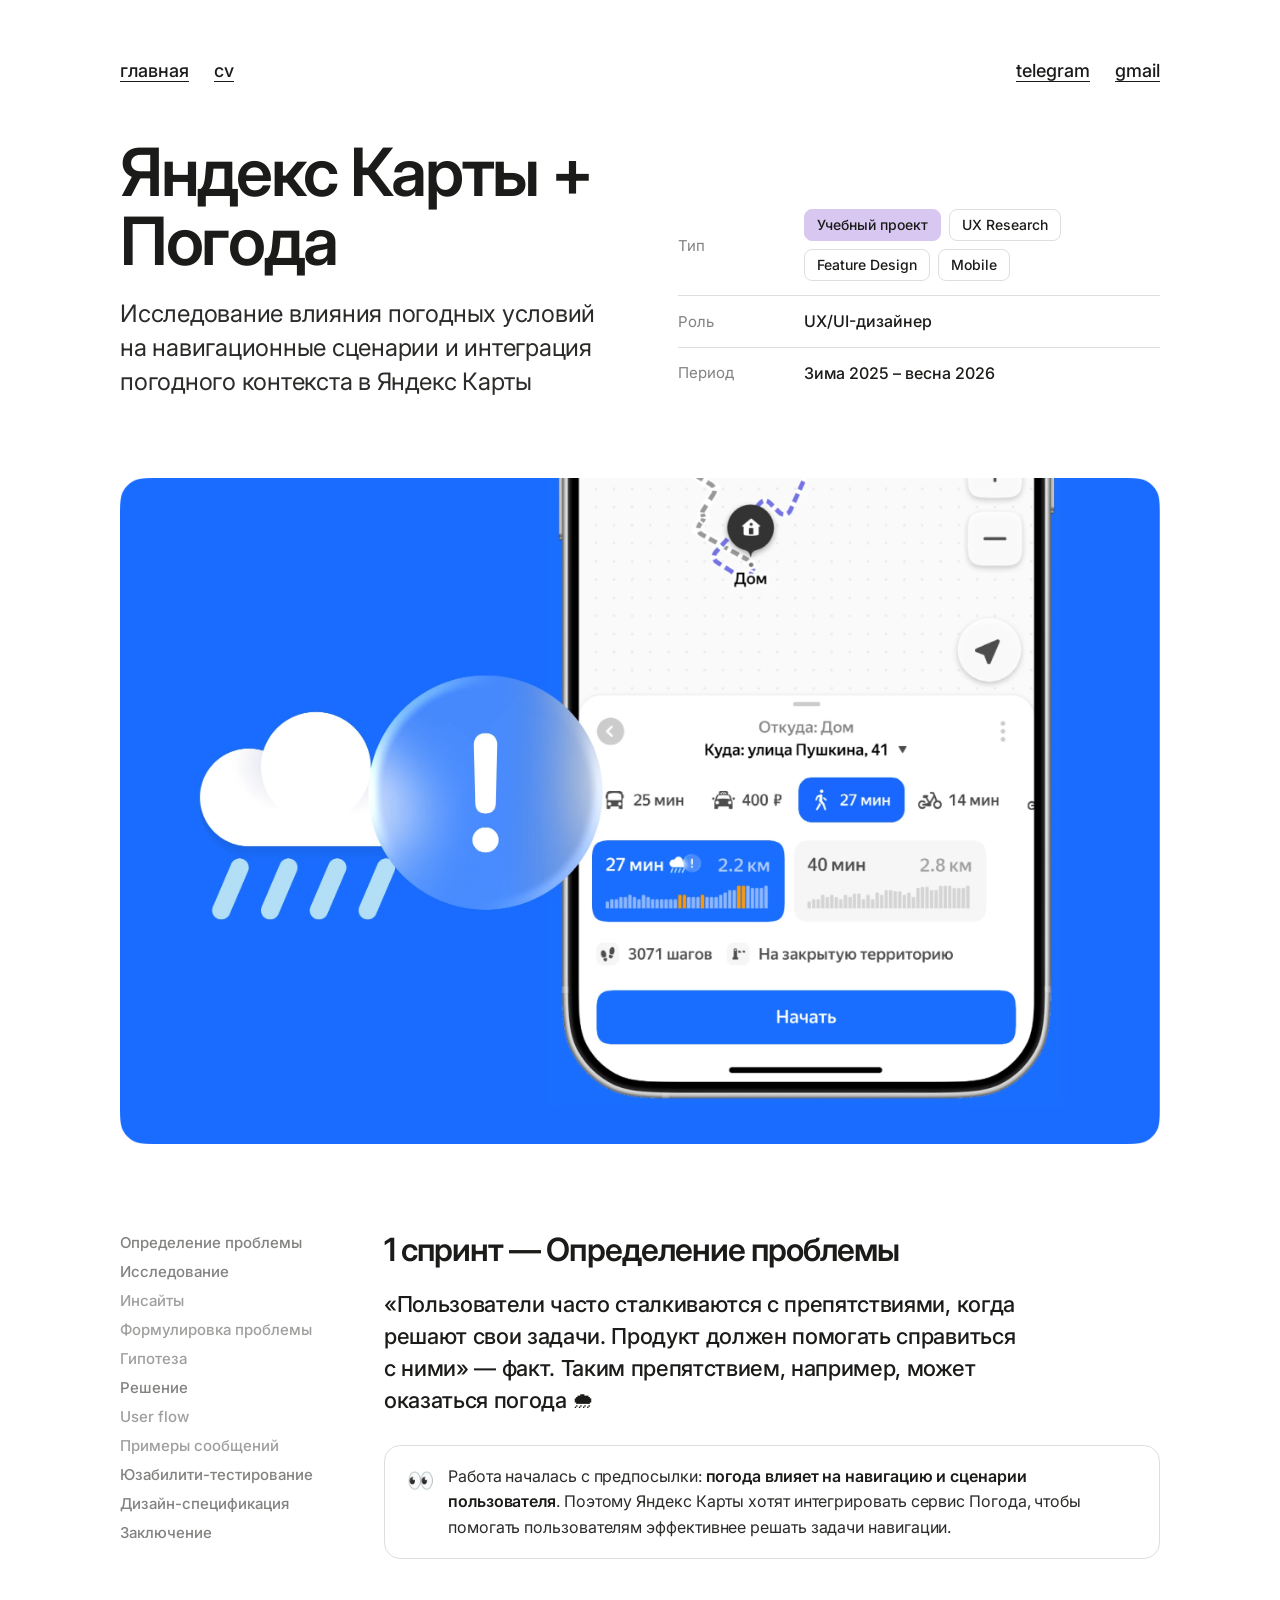
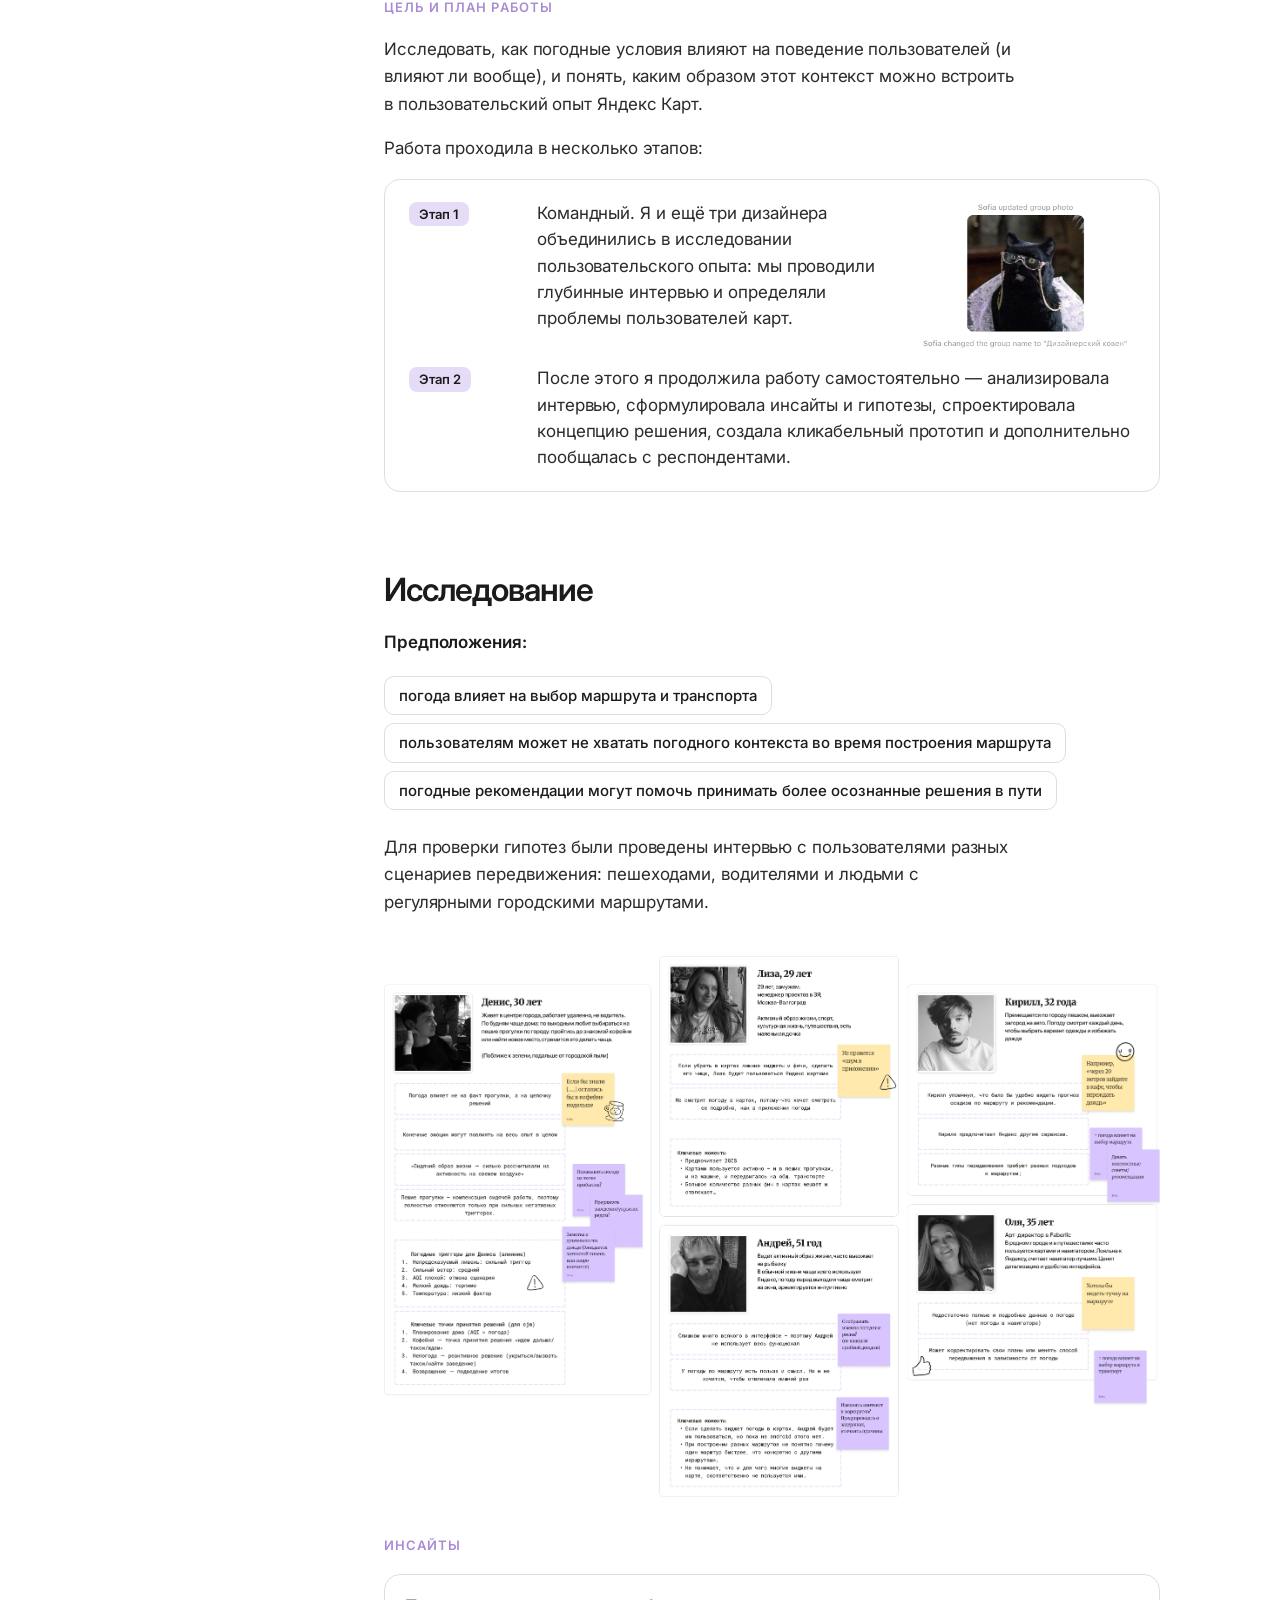
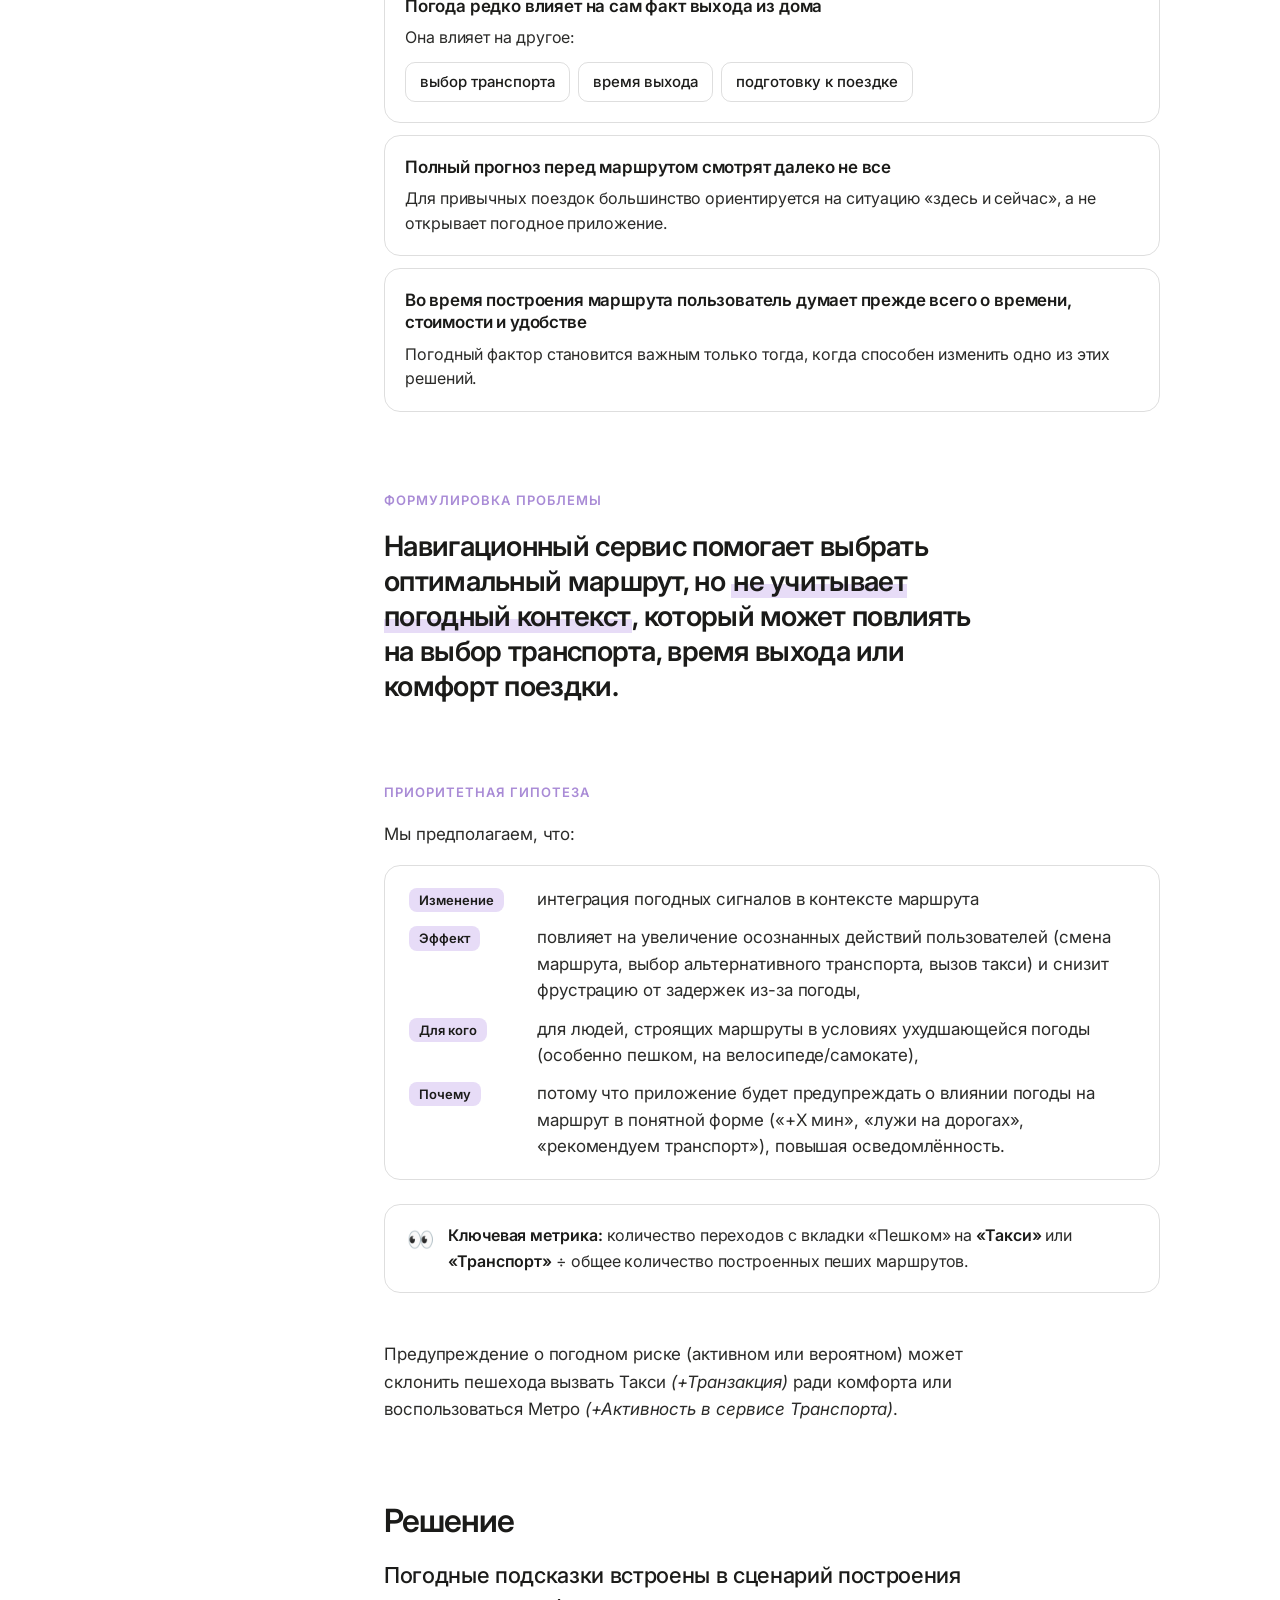
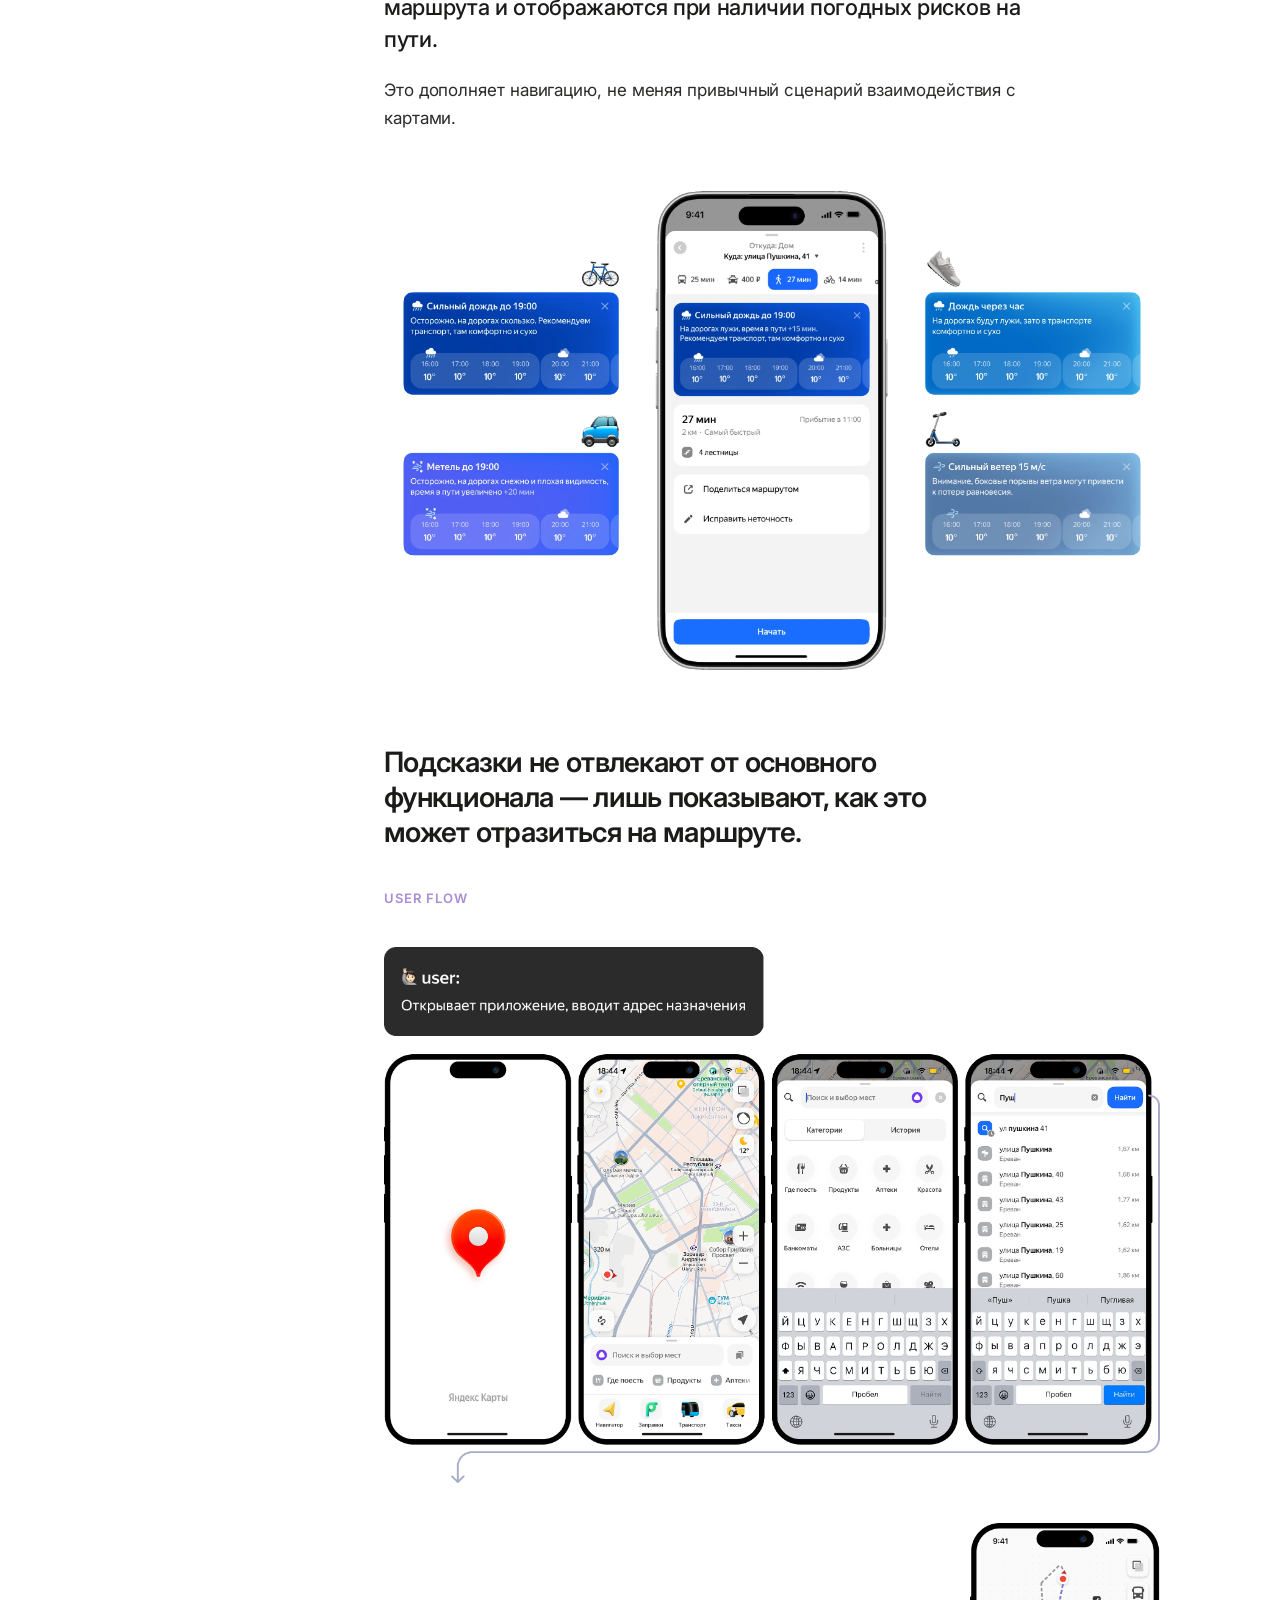
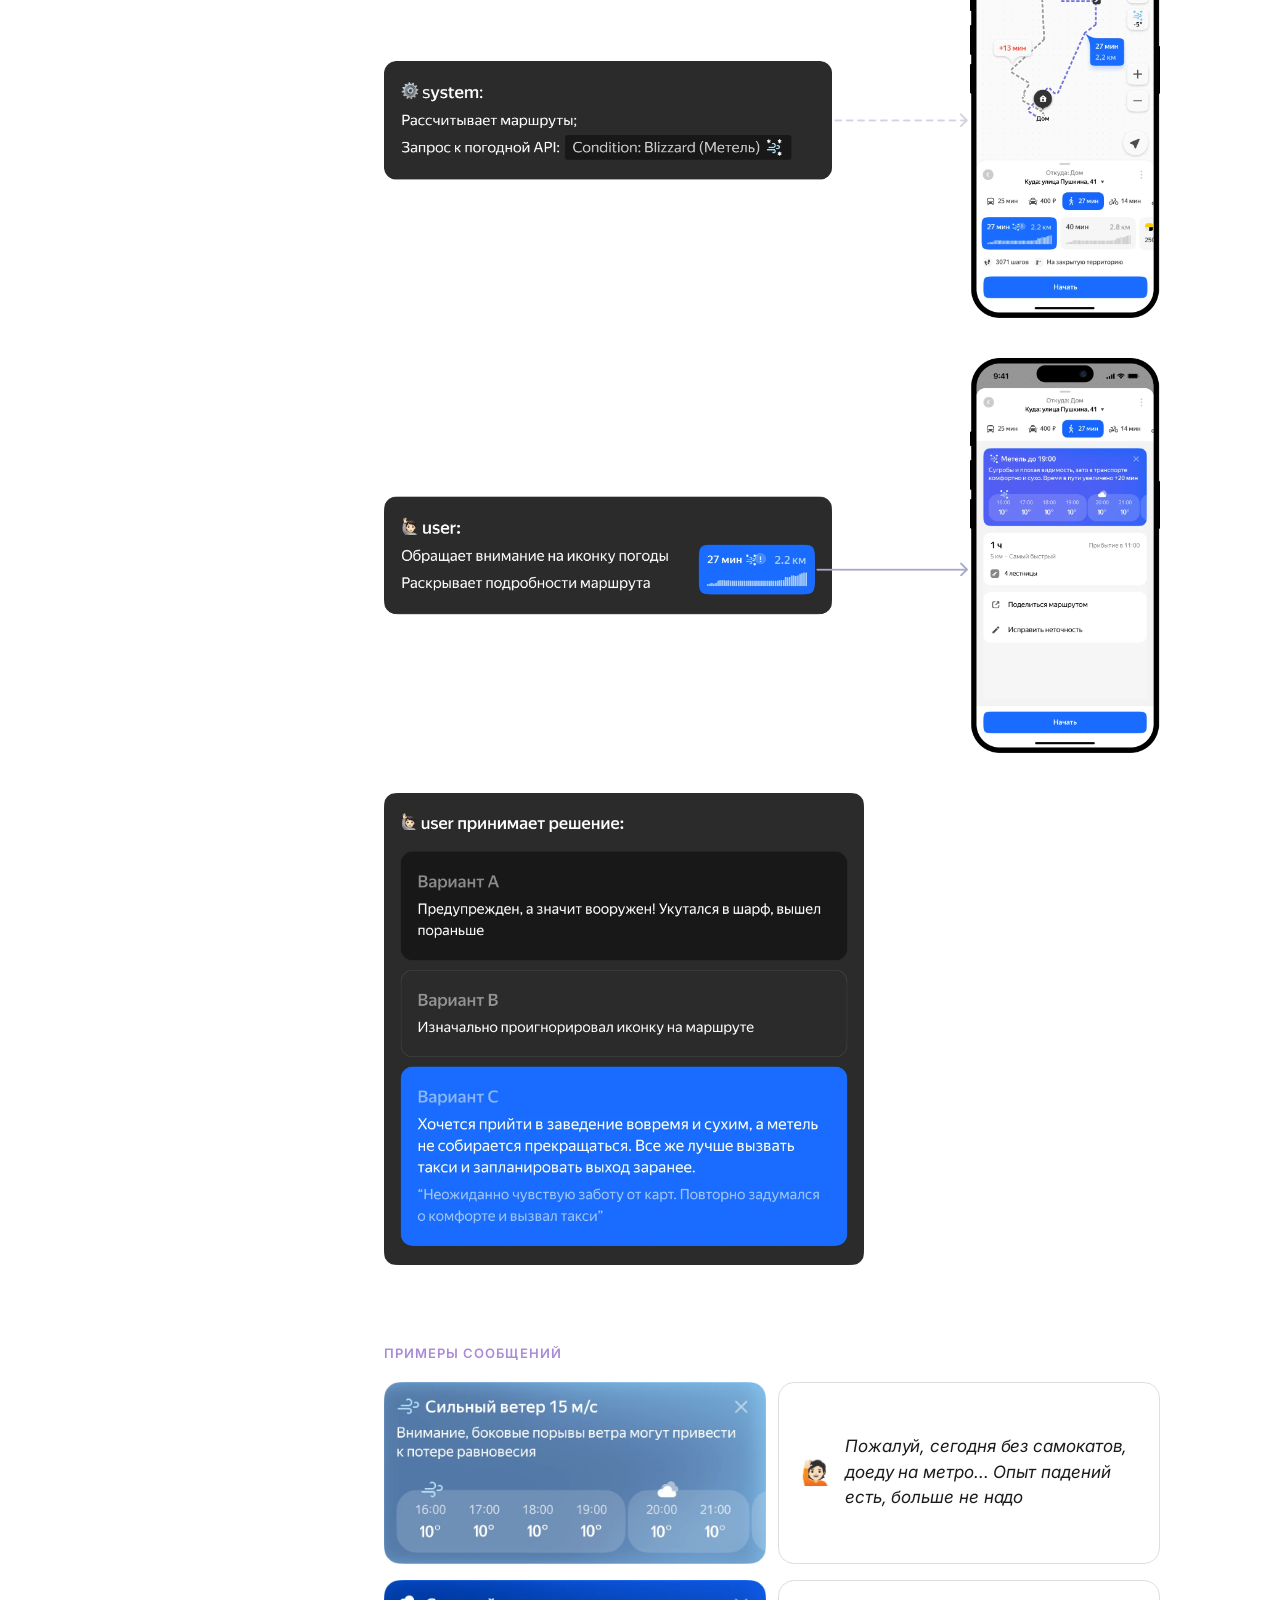
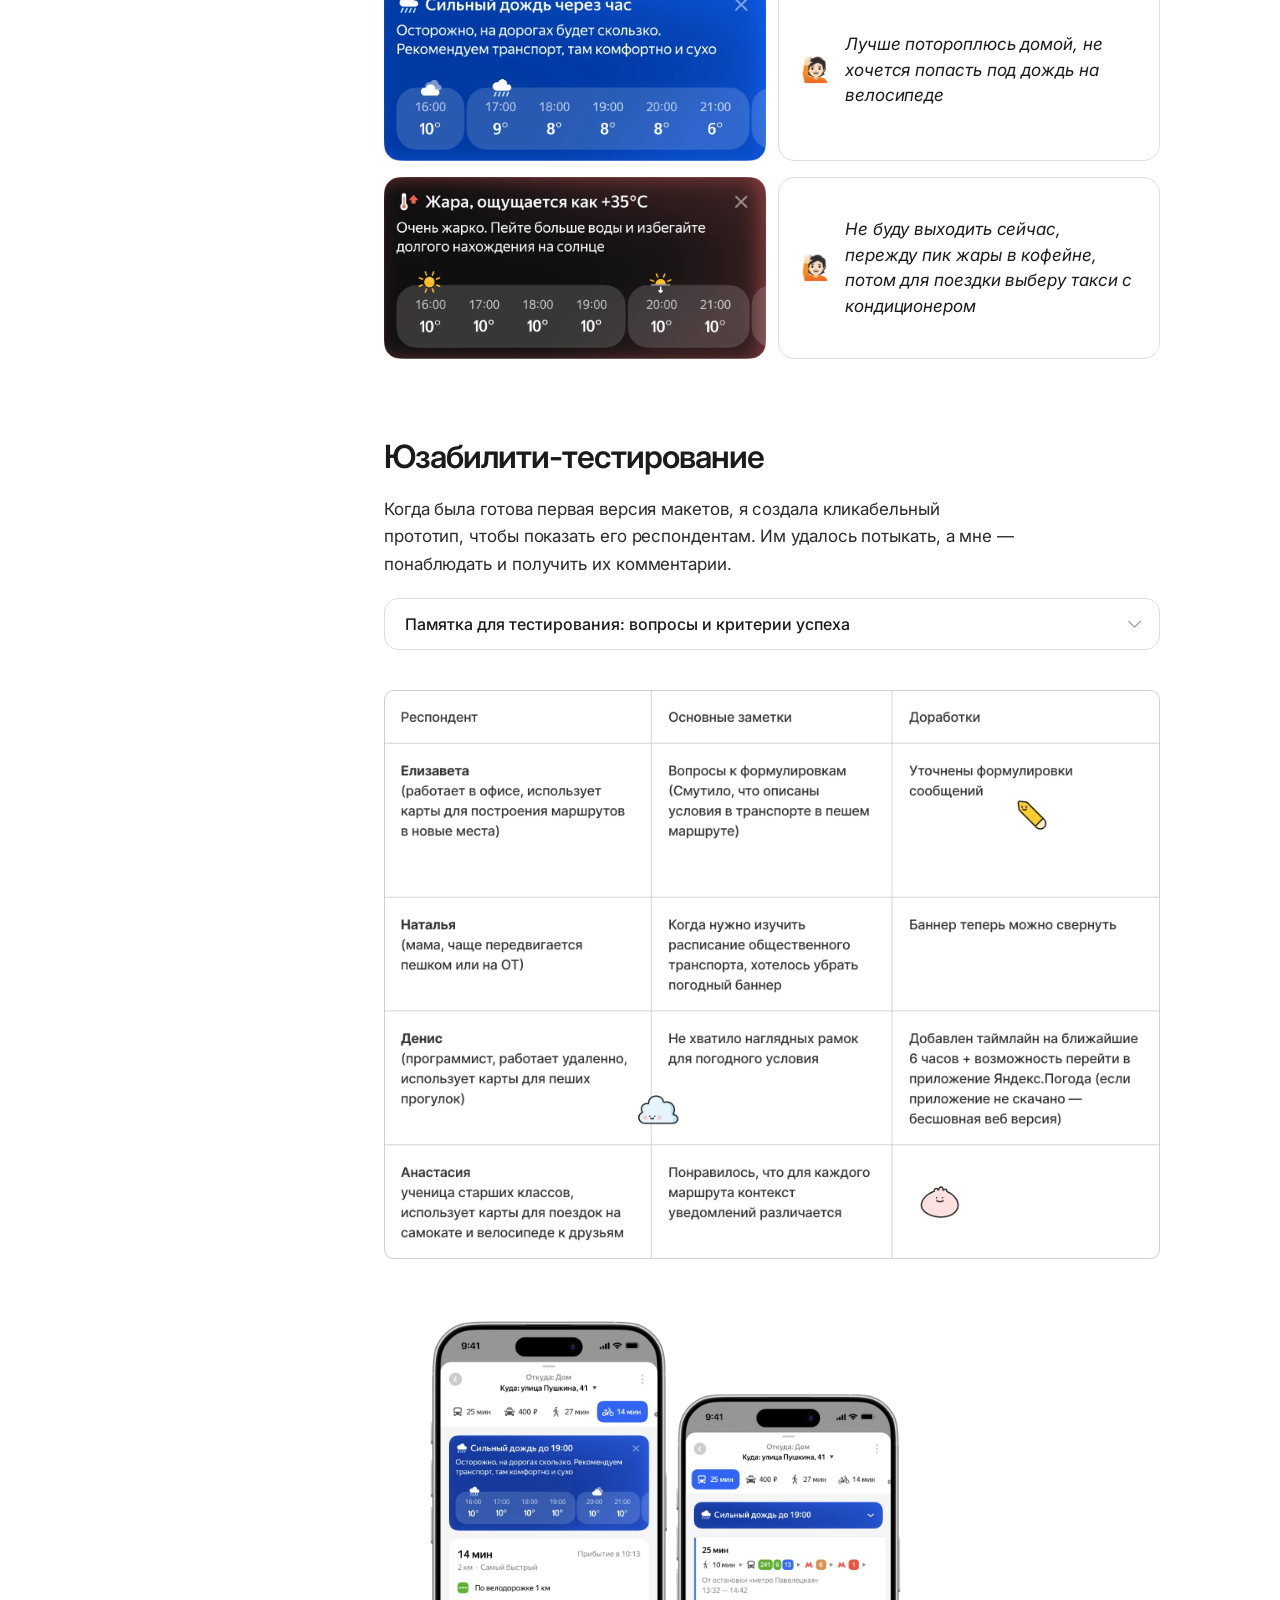
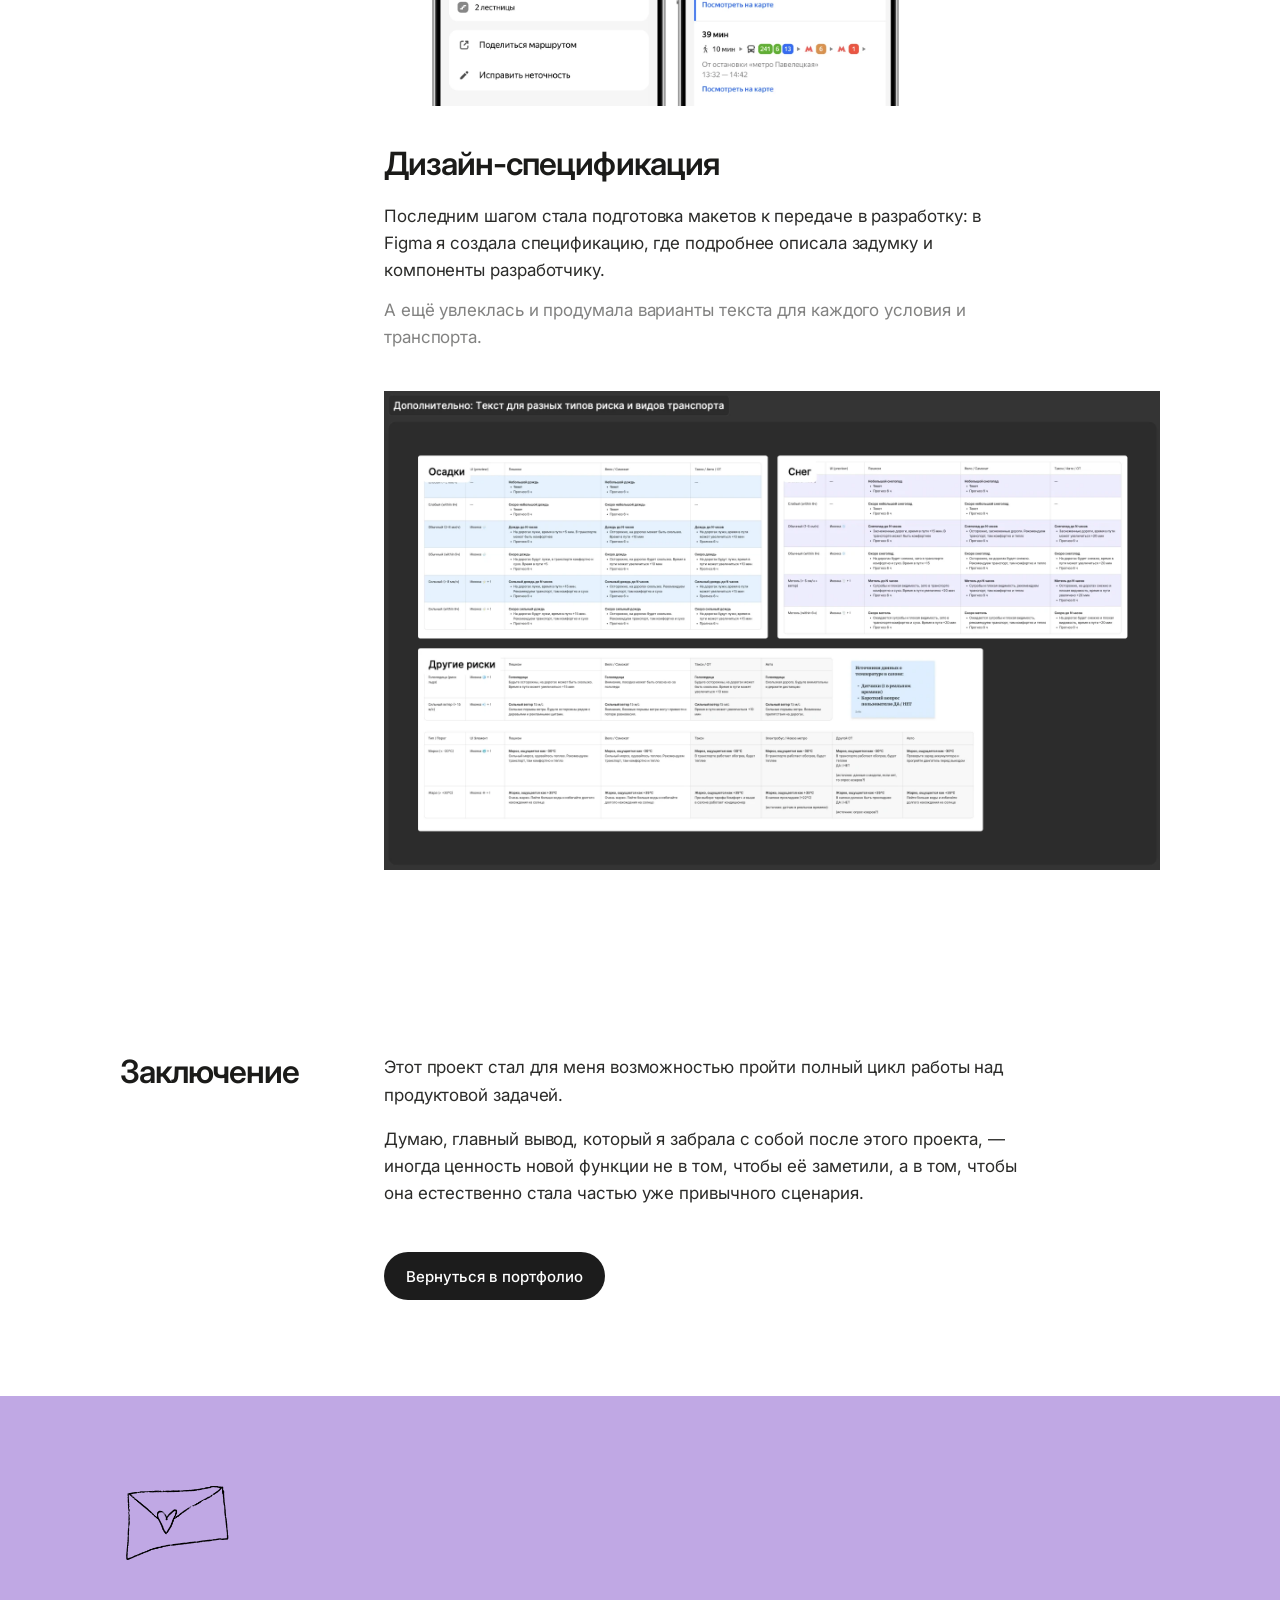
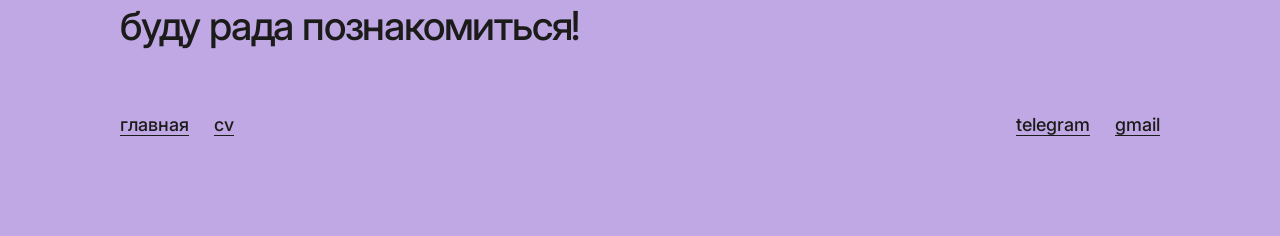
<file: cases/yandex/index.html>
<!DOCTYPE html>
<html lang="ru">
  <head>
    <meta charset="UTF-8" />
    <meta name="viewport" content="width=device-width, initial-scale=1.0" />
    <title>Яндекс Карты + Погода — кейс продуктового дизайнера</title>
    <meta
      name="description"
      content="Исследование влияния погоды на навигационные сценарии и концепция интеграции погодного контекста в Яндекс Карты: интервью, гипотеза, прототип, юзабилити-тестирование."
    />
    <meta property="og:type" content="article" />
    <meta property="og:title" content="Яндекс Карты + Погода — кейс продуктового дизайнера" />
    <meta
      property="og:description"
      content="Полный цикл продуктовой задачи: от интервью и гипотезы до прототипа, юзабилити-тестирования и дизайн-спецификации."
    />
    <link rel="preconnect" href="https://fonts.googleapis.com" />
    <link rel="preconnect" href="https://fonts.gstatic.com" crossorigin />
    <link
      href="https://fonts.googleapis.com/css2?family=Inter:wght@400;500;600;700;800;900&display=swap"
      rel="stylesheet"
    />
    <link rel="stylesheet" href="../../style.css" />
    <link rel="stylesheet" href="../case-study.css" />
    <link rel="icon" type="image/svg" href="../../images/favicon.svg" />
  </head>
  <body class="case-page">
    <div class="page-shell" id="top">
      <header class="site-header">
        <nav class="nav nav-left" aria-label="Основная навигация">
          <a href="../../">главная</a>
          <a href="../../cv.pdf" target="_blank" rel="noopener noreferrer">cv</a>
        </nav>

        <nav class="nav nav-right" aria-label="Контакты">
          <a href="https://t.me/sofevt" target="_blank" rel="noopener noreferrer">telegram</a>
          <a href="mailto:sofaevt@gmail.com">gmail</a>
        </nav>
      </header>

      <main>
        <!-- ============ Шапка кейса ============ -->
        <section class="case-hero" aria-label="О проекте">
          <div class="case-wrap case-hero-grid">
            <div class="case-hero-title">
              <h1>Яндекс Карты + Погода</h1>
              <p class="case-lead">
                Исследование влияния погодных условий на навигационные сценарии и
                интеграция погодного контекста в Яндекс Карты
              </p>
            </div>

            <dl class="case-props">
              <div>
                <dt>Тип</dt>
                <dd>
                  <ul class="case-tags" aria-label="Теги проекта">
                    <li>Учебный проект</li>
                    <li>UX Research</li>
                    <li>Feature Design</li>
                    <li>Mobile</li>
                  </ul>
                </dd>
              </div>
              <div>
                <dt>Роль</dt>
                <dd>UX/UI-дизайнер</dd>
              </div>
              <div>
                <dt>Период</dt>
                <dd>Зима 2025 – весна 2026</dd>
              </div>
            </dl>
          </div>
        </section>

        <div class="case-wrap">
          <figure class="case-figure case-figure--hero">
            <img
              src="images/01-hero.webp"
              width="817"
              height="523"
              alt="Экран построения пешего маршрута в Яндекс Картах с погодным предупреждением о сильном дожде"
            />
          </figure>
        </div>

        <!-- ============ Текст кейса: слева содержание, справа контент ============ -->
        <div class="case-wrap case-layout">
          <aside class="case-rail" aria-label="Содержание">
            <nav class="case-toc" aria-label="Разделы кейса">
              <p class="toc-title">Содержание</p>
              <ol>
                <li><a href="#problem">Определение проблемы</a></li>
                <li>
                  <a href="#research">Исследование</a>
                  <ol>
                    <li><a href="#insights">Инсайты</a></li>
                    <li><a href="#problem-statement">Формулировка проблемы</a></li>
                    <li><a href="#hypothesis">Гипотеза</a></li>
                  </ol>
                </li>
                <li>
                  <a href="#solution">Решение</a>
                  <ol>
                    <li><a href="#flow">User flow</a></li>
                    <li><a href="#messages">Примеры сообщений</a></li>
                  </ol>
                </li>
                <li><a href="#testing">Юзабилити-тестирование</a></li>
                <li><a href="#spec">Дизайн-спецификация</a></li>
                <li><a href="#conclusion">Заключение</a></li>
              </ol>
            </nav>
          </aside>

          <div class="case-content">
            <!-- 1 спринт — определение проблемы -->
            <section class="case-section case-section--group" id="problem">
              <h2>1 спринт — Определение проблемы</h2>
              <p class="lead">
                «Пользователи часто сталкиваются с препятствиями, когда решают свои задачи.
                Продукт должен помогать справиться с ними» — факт. Таким препятствием, например,
                может оказаться погода 🌧
              </p>
              <aside class="callout">
                <span class="callout-icon" aria-hidden="true">👀</span>
                <p>
                  Работа началась с предпосылки: <strong>погода влияет на навигацию и сценарии
                  пользователя</strong>. Поэтому Яндекс Карты хотят интегрировать сервис Погода,
                  чтобы помогать пользователям эффективнее решать задачи навигации.
                </p>
              </aside>
            </section>

            <section class="case-section case-section--sub" id="goal">
              <h3>Цель и план работы</h3>
              <p>
                Исследовать, как погодные условия влияют на поведение пользователей (и влияют ли
                вообще), и понять, каким образом этот контекст можно встроить в пользовательский
                опыт Яндекс Карт.
              </p>
              <p>Работа проходила в несколько этапов:</p>
              <div class="row-card">
                <div class="row-item row-item--media">
                  <span class="row-label">Этап 1</span>
                  <p>
                    Командный. Я и ещё три дизайнера объединились в исследовании пользовательского
                    опыта: мы проводили глубинные интервью и определяли проблемы пользователей
                    карт.
                  </p>
                  <figure class="case-figure">
                    <img
                      src="images/13-team-chat.webp"
                      width="220"
                      height="153"
                      loading="lazy"
                      alt="Скриншот командного чата: группа переименована в «Дизайнерский ковен», на аватарке кот в очках"
                    />
                  </figure>
                </div>
                <div class="row-item">
                  <span class="row-label">Этап 2</span>
                  <p>
                    После этого я продолжила работу самостоятельно — анализировала интервью,
                    сформулировала инсайты и гипотезы, спроектировала концепцию решения, создала
                    кликабельный прототип и дополнительно пообщалась с респондентами.
                  </p>
                </div>
              </div>
            </section>

            <!-- Исследование -->
            <section class="case-section case-section--group" id="research">
              <h2>Исследование</h2>
              <p><strong>Предположения:</strong></p>
              <ul class="chips">
                <li>погода влияет на выбор маршрута и транспорта</li>
                <li>пользователям может не хватать погодного контекста во время построения маршрута</li>
                <li>погодные рекомендации могут помочь принимать более осознанные решения в пути</li>
              </ul>
              <p class="after-chips">
                Для проверки гипотез были проведены интервью с пользователями разных сценариев
                передвижения: пешеходами, водителями и людьми с регулярными городскими маршрутами.
              </p>
              <figure class="case-figure case-figure--wide">
                <img
                  src="images/02-research-boards.webp"
                  width="776"
                  height="542"
                  loading="lazy"
                  alt="Исследовательские доски по интервью: профили респондентов, ключевые моменты и заметки"
                />
              </figure>
            </section>

            <section class="case-section case-section--sub" id="insights">
              <h3>Инсайты</h3>
              <div class="card-row card-row--1">
                <div class="info-card">
                  <h4>Погода редко влияет на сам факт выхода из дома</h4>
                  <p>Она влияет на другое:</p>
                  <ul class="chips chips--inline">
                    <li>выбор транспорта</li>
                    <li>время выхода</li>
                    <li>подготовку к поездке</li>
                  </ul>
                </div>
                <div class="info-card">
                  <h4>Полный прогноз перед маршрутом смотрят далеко не все</h4>
                  <p>
                    Для привычных поездок большинство ориентируется на ситуацию «здесь и сейчас», а
                    не открывает погодное приложение.
                  </p>
                </div>
                <div class="info-card">
                  <h4>
                    Во время построения маршрута пользователь думает прежде всего о времени,
                    стоимости и удобстве
                  </h4>
                  <p>
                    Погодный фактор становится важным только тогда, когда способен изменить одно из
                    этих решений.
                  </p>
                </div>
              </div>
            </section>

            <section class="case-section case-section--sub" id="problem-statement">
              <h3>Формулировка проблемы</h3>
              <div class="challenge challenge--plain">
                <p>
                  Навигационный сервис помогает выбрать оптимальный маршрут, но
                  <mark>не учитывает погодный контекст</mark>, который может повлиять на выбор
                  транспорта, время выхода или комфорт поездки.
                </p>
              </div>
            </section>

            <section class="case-section case-section--sub" id="hypothesis">
              <h3>Приоритетная гипотеза</h3>
              <p>Мы предполагаем, что:</p>
              <div class="row-card">
                <div class="row-item">
                  <span class="row-label">Изменение</span>
                  <p>интеграция погодных сигналов в контексте маршрута</p>
                </div>
                <div class="row-item">
                  <span class="row-label">Эффект</span>
                  <p>
                    повлияет на увеличение осознанных действий пользователей (смена маршрута, выбор
                    альтернативного транспорта, вызов такси) и снизит фрустрацию от задержек из-за
                    погоды,
                  </p>
                </div>
                <div class="row-item">
                  <span class="row-label">Для кого</span>
                  <p>
                    для людей, строящих маршруты в условиях ухудшающейся погоды (особенно пешком, на
                    велосипеде/самокате),
                  </p>
                </div>
                <div class="row-item">
                  <span class="row-label">Почему</span>
                  <p>
                    потому что приложение будет предупреждать о влиянии погоды на маршрут в понятной
                    форме («+X мин», «лужи на дорогах», «рекомендуем транспорт»), повышая
                    осведомлённость.
                  </p>
                </div>
              </div>

              <aside class="callout callout--after">
                <span class="callout-icon" aria-hidden="true">👀</span>
                <p>
                  <strong>Ключевая метрика:</strong> количество переходов с вкладки «Пешком» на
                  <strong>«Такси»</strong> или <strong>«Транспорт»</strong> ÷ общее количество
                  построенных пеших маршрутов.
                </p>
              </aside>

              <p class="after-figure">
                Предупреждение о погодном риске (активном или вероятном) может склонить пешехода
                вызвать Такси <em>(+Транзакция)</em> ради комфорта или воспользоваться Метро
                <em>(+Активность в сервисе Транспорта)</em>.
              </p>
            </section>

            <!-- Решение -->
            <section class="case-section case-section--group" id="solution">
              <h2>Решение</h2>
              <p class="lead">
                Погодные подсказки встроены в сценарий построения маршрута и отображаются при
                наличии погодных рисков на пути.
              </p>
              <p>Это дополняет навигацию, не меняя привычный сценарий взаимодействия с картами.</p>
              <figure class="case-figure case-figure--wide">
                <img
                  src="images/03-modes.webp"
                  width="776"
                  height="517"
                  loading="lazy"
                  alt="Погодные баннеры для разных видов транспорта вокруг экрана маршрута: велосипед, автомобиль, пешком, самокат"
                />
              </figure>
              <div class="challenge challenge--plain challenge--spaced">
                <p>
                  Подсказки не отвлекают от основного функционала — лишь показывают, как это может
                  отразиться на маршруте.
                </p>
              </div>
            </section>

            <section class="case-section case-section--sub" id="flow">
              <h3>User Flow</h3>
              <figure class="case-figure case-figure--wide">
                <img
                  src="images/04-flow-start.webp"
                  width="776"
                  height="537"
                  loading="lazy"
                  alt="Пользователь открывает приложение и вводит адрес назначения"
                />
              </figure>
              <figure class="case-figure case-figure--wide">
                <img
                  src="images/05-flow-system.webp"
                  width="776"
                  height="395"
                  loading="lazy"
                  alt="Система рассчитывает маршруты и делает запрос к погодному API"
                />
              </figure>
              <figure class="case-figure case-figure--wide">
                <img
                  src="images/06-flow-attention.webp"
                  width="776"
                  height="395"
                  loading="lazy"
                  alt="Пользователь замечает иконку погоды и раскрывает подробности маршрута"
                />
              </figure>
              <figure class="case-figure">
                <img
                  src="images/07-decision.webp"
                  width="480"
                  height="472"
                  loading="lazy"
                  alt="Пользователь принимает решение: вариант А, вариант B или вариант C"
                />
              </figure>
            </section>

            <section class="case-section case-section--sub" id="messages">
              <h3>Примеры сообщений</h3>
              <div class="msg-row">
                <figure class="case-figure">
                  <img
                    src="images/08-msg-wind.webp"
                    width="380"
                    height="181"
                    loading="lazy"
                    alt="Баннер «Сильный ветер 15 м/с»"
                  />
                </figure>
                <div class="quote-card">
                  <span class="quote-icon" aria-hidden="true">🙋🏻</span>
                  <p>Пожалуй, сегодня без самокатов, доеду на метро... Опыт падений есть, больше не надо</p>
                </div>
              </div>
              <div class="msg-row">
                <figure class="case-figure">
                  <img
                    src="images/09-msg-rain.webp"
                    width="380"
                    height="181"
                    loading="lazy"
                    alt="Баннер «Сильный дождь через час»"
                  />
                </figure>
                <div class="quote-card">
                  <span class="quote-icon" aria-hidden="true">🙋🏻</span>
                  <p>Лучше потороплюсь домой, не хочется попасть под дождь на велосипеде</p>
                </div>
              </div>
              <div class="msg-row">
                <figure class="case-figure">
                  <img
                    src="images/10-msg-heat.webp"
                    width="380"
                    height="181"
                    loading="lazy"
                    alt="Баннер «Жара, ощущается как +35°C»"
                  />
                </figure>
                <div class="quote-card">
                  <span class="quote-icon" aria-hidden="true">🙋🏻</span>
                  <p>Не буду выходить сейчас, пережду пик жары в кофейне, потом для поездки выберу такси с кондиционером</p>
                </div>
              </div>
            </section>

            <!-- Юзабилити-тестирование -->
            <section class="case-section case-section--group" id="testing">
              <h2>Юзабилити-тестирование</h2>
              <p>
                Когда была готова первая версия макетов, я создала кликабельный прототип, чтобы
                показать его респондентам. Им удалось потыкать, а мне — понаблюдать и получить их
                комментарии.
              </p>

              <details class="toggle">
                <summary>Памятка для тестирования: вопросы и критерии успеха</summary>
                <div class="toggle-body">
                  <p class="flow-label">Исследование</p>
                  <p>
                    Модерируемое юзабилити-тестирование (Think Aloud / «мысли вслух»). 4
                    респондента (3 женщины, 1 мужчина) в возрасте 16–45 лет, активные пользователи
                    Яндекс Карт (хотя бы 3 раза в неделю), использующие разные виды транспорта.
                  </p>

                  <p class="flow-label">Гипотезы</p>
                  <div class="row-card">
                    <div class="row-item">
                      <span class="row-label">H1</span>
                      <p>Пользователи обращают внимание на иконки погоды в превью маршрутов.</p>
                    </div>
                    <div class="row-item">
                      <span class="row-label">H2</span>
                      <p>Пользователи понимают, что график в баннере — это прогноз на ближайшие 6 часов.</p>
                    </div>
                    <div class="row-item">
                      <span class="row-label">H3</span>
                      <p>
                        Контекстные сообщения (про комфорт в такси или лужи для пешеходов) влияют на
                        выбор способа передвижения.
                      </p>
                    </div>
                    <div class="row-item">
                      <span class="row-label">H4</span>
                      <p>
                        Кнопка перехода в Яндекс Погоду в конце таймлайна считывается как логичное
                        продолжение сценария.
                      </p>
                    </div>
                  </div>

                  <p class="flow-label">Задачи и вопросы</p>
                  <p>«Задача: доехать до работы. Выбери самый подходящий вариант маршрута. Объясни свой выбор».</p>
                  <p>
                    «(Пользователь обратил внимание на иконку) Как ты думаешь, когда дождь закончится
                    или станет слабее? Можешь ли ты узнать прогноз на завтра? Нужно ли это тебе?»
                  </p>
                  <p>«Покажи, как ты обычно строишь маршрут. Что влияет на твоё решение?»</p>

                  <p class="flow-label">Критерии успеха</p>
                  <p>Пользователь заметил иконку/бейдж или открыл без подсказки.</p>
                  <p>Пользователь верно интерпретировал влияние (включая +N).</p>
                  <p>
                    Пользователь изменил маршрут или сознательно решил не менять маршрут — и
                    объяснил почему.
                  </p>
                </div>
              </details>

              <figure class="case-figure case-figure--wide">
                <img
                  src="images/14-testing-table.webp"
                  width="776"
                  height="569"
                  loading="lazy"
                  alt="Таблица результатов тестирования: респонденты, основные заметки и доработки"
                />
              </figure>

              <figure class="case-figure">
                <img
                  src="images/11-testing-result.webp"
                  width="560"
                  height="407"
                  loading="lazy"
                  alt="После тестирования: погодный баннер на велосипедном маршруте и свёрнутый баннер на маршруте общественным транспортом"
                />
              </figure>
            </section>

            <!-- Дизайн-спецификация -->
            <section class="case-section" id="spec">
              <h2>Дизайн-спецификация</h2>
              <p>
                Последним шагом стала подготовка макетов к передаче в разработку: в Figma я создала
                спецификацию, где подробнее описала задумку и компоненты разработчику.
              </p>
              <p class="muted-note">
                А ещё увлеклась и продумала варианты текста для каждого условия и транспорта.
              </p>
              <figure class="case-figure case-figure--wide">
                <img
                  src="images/12-spec.webp"
                  width="776"
                  height="479"
                  loading="lazy"
                  alt="Таблицы с вариантами текста для разных типов риска и видов транспорта: осадки, снег, другие риски"
                />
              </figure>
            </section>
          </div>
        </div>

        <!-- ============ Заключение ============ -->
        <section class="case-conclusion" id="conclusion">
          <div class="case-wrap band-grid">
            <h2>Заключение</h2>
            <div class="band-body">
              <p>
                Этот проект стал для меня возможностью пройти полный цикл работы над продуктовой
                задачей.
              </p>
              <p>
                Думаю, главный вывод, который я забрала с собой после этого проекта, — иногда
                ценность новой функции не в том, чтобы её заметили, а в том, чтобы она естественно
                стала частью уже привычного сценария.
              </p>
              <a class="case-back" href="../../#projects">Вернуться в портфолио</a>
            </div>
          </div>
        </section>
      </main>

      <footer class="site-footer" aria-label="Контакты и футер">
        <div class="footer-content">
          <img
            class="footer-doodle"
            src="../../images/envelope.svg"
            alt=""
            aria-hidden="true"
          />
          <h2>буду рада познакомиться!</h2>

          <div class="footer-row">
            <div class="footer-links footer-left">
              <a href="../../">главная</a>
              <a href="../../cv.pdf" target="_blank" rel="noopener noreferrer">cv</a>
            </div>

            <div class="footer-links footer-right">
              <a href="https://t.me/sofevt" target="_blank" rel="noopener noreferrer">telegram</a>
              <a href="mailto:sofaevt@gmail.com">gmail</a>
            </div>
          </div>
        </div>
      </footer>
    </div>

    <!-- Кнопка «наверх» -->
    <button class="to-top" id="to-top" type="button" aria-label="Наверх">
      <svg width="18" height="18" viewBox="0 0 18 18" fill="none" aria-hidden="true">
        <path
          d="M9 15V3M9 3L3.5 8.5M9 3l5.5 5.5"
          stroke="currentColor"
          stroke-width="1.8"
          stroke-linecap="round"
          stroke-linejoin="round"
        />
      </svg>
    </button>

    <!-- Просмотр картинок по клику -->
    <dialog class="lightbox" id="lightbox" aria-label="Просмотр изображения">
      <button class="lightbox-close" type="button" aria-label="Закрыть">✕</button>
      <img alt="" />
    </dialog>

    <script>
      (function () {
        /* --- Просмотр картинок --- */
        var dlg = document.getElementById("lightbox");
        if (dlg && typeof dlg.showModal === "function") {
          var big = dlg.querySelector("img");
          document.querySelectorAll(".case-figure img").forEach(function (img) {
            img.addEventListener("click", function () {
              big.src = img.currentSrc || img.src;
              big.alt = img.alt;
              big.classList.remove("is-zoomed");
              dlg.showModal();
            });
          });
          big.addEventListener("click", function () {
            big.classList.toggle("is-zoomed");
          });
          dlg.addEventListener("click", function (e) {
            if (e.target === dlg || e.target.classList.contains("lightbox-close")) dlg.close();
          });
        }

        /* --- Содержание: подсветка текущего раздела --- */
        var links = Array.prototype.slice.call(
          document.querySelectorAll('.case-toc a[href^="#"]')
        );
        var targets = links.map(function (a) {
          return document.getElementById(a.getAttribute("href").slice(1));
        });
        function updateToc() {
          var line = window.innerHeight * 0.3;
          var current = -1;
          targets.forEach(function (t, i) {
            if (t && t.getBoundingClientRect().top <= line) current = i;
          });
          links.forEach(function (a, i) {
            a.classList.toggle("is-active", i === current);
          });
        }

        /* --- Кнопка «наверх» --- */
        var toTop = document.getElementById("to-top");
        function updateTop() {
          toTop.classList.toggle("is-visible", window.scrollY > 700);
        }
        toTop.addEventListener("click", function () {
          window.scrollTo({ top: 0, behavior: "smooth" });
        });

        function onScroll() {
          updateToc();
          updateTop();
        }
        window.addEventListener("scroll", onScroll, { passive: true });
        window.addEventListener("resize", onScroll);
        onScroll();
      })();
    </script>
  </body>
</html>
</file>
<file: style.css>
/* ==========================================================
   Токены. Всё, что меняется чаще всего, лежит здесь.
   Значения подобраны по макету шириной 1280px.
   ========================================================== */
:root {
  --bg: #ffffff;
  --text: #1b1b19;
  --dark: #1c1c1c;
  --lavender: #c0a8e4;
  --white: #ffffff;
  --on-dark-muted: rgba(255, 255, 255, 0.55);
  --on-dark-border: rgba(255, 255, 255, 0.28);

  /* боковые отступы текста (120px на макете 1280) */
  --pad-x: clamp(20px, 9.375vw, 120px);
  /* боковые отступы сетки карточек (40px на макете 1280) */
  --grid-pad: clamp(16px, calc(var(--pad-x) - 80px), 40px);
  /* расстояние между карточками (80px на макете) */
  --gap: clamp(32px, 6.25vw, 80px);

  /* крупный заголовок: h1, подзаголовок, заголовок футера */
  --fs-display: clamp(1.75rem, 3.125vw, 3rem);
}

* {
  box-sizing: border-box;
}

html {
  scroll-behavior: smooth;
}

body {
  margin: 0;
  min-height: 100vh;
  background: var(--bg);
  color: var(--text);
  font-family: "Inter", "Segoe UI", sans-serif;
  line-height: 1.4;
  -webkit-font-smoothing: antialiased;
  text-rendering: optimizeLegibility;
}

a {
  color: inherit;
  text-decoration: none;
}

img {
  display: block;
  max-width: 100%;
}

/* ==========================================================
   Контейнеры
   ========================================================== */
.site-header,
.hero,
.footer-content {
  width: 100%;
  max-width: 1440px;
  margin: 0 auto;
  padding-left: var(--pad-x);
  padding-right: var(--pad-x);
}

.projects-container {
  width: 100%;
  max-width: 1440px;
  margin: 0 auto;
  padding-left: var(--grid-pad);
  padding-right: var(--grid-pad);
}

/* ==========================================================
   Шапка и ссылки
   ========================================================== */
.site-header {
  display: flex;
  align-items: center;
  justify-content: space-between;
  gap: 18px;
  padding-top: 60px;
  font-size: 1.125rem;
  font-weight: 500;
}

.nav {
  display: flex;
  align-items: center;
  flex-wrap: wrap;
  gap: 8px 25px;
}

.nav a,
.footer-links a {
  line-height: 1.2;
  text-decoration: underline;
  text-decoration-thickness: 1.2px;
  text-underline-offset: 4px;
  transition: opacity 180ms ease;
}

.nav a:hover,
.footer-links a:hover {
  opacity: 0.7;
}

.nav a:focus-visible,
.footer-links a:focus-visible {
  outline: 3px solid rgba(27, 27, 25, 0.55);
  outline-offset: 4px;
  border-radius: 4px;
}

/* ==========================================================
   Hero
   ========================================================== */
.hero {
  padding-top: 80px;
  padding-bottom: 100px;
}

.hero-copy,
.hero-text {
  margin: 0;
  font-size: var(--fs-display);
  line-height: 1.2;
  letter-spacing: -0.03em;
  font-weight: 500;
  color: var(--text);
}

.hero-copy {
  text-wrap: balance;
}

.hero-text {
  max-width: 24em;
}

.hero-doodle {
  width: clamp(160px, 15vw, 220px);
  height: auto;
  margin: 44px 0 48px;
}

/* небольшая приписка под подзаголовком (опыт) */
.hero-note {
  max-width: 34em;
  margin: 28px 0 0;
  font-size: 1.125rem;
  line-height: 1.45;
  color: rgba(27, 27, 25, 0.65);
}

/* ==========================================================
   Проекты
   ========================================================== */
.projects-section {
  background: var(--dark);
  color: var(--white);
  padding: 60px 0;
}

.project-grid {
  display: grid;
  grid-template-columns: repeat(2, minmax(0, 1fr));
  column-gap: var(--gap);
  row-gap: var(--gap);
}

.project-card {
  display: flex;
  flex-direction: column;
  gap: 32px;
  color: var(--white);
  transition: transform 180ms ease;
}

.project-card:hover,
.project-card:focus-visible {
  transform: translateY(-3px);
}

.project-card:focus-visible {
  outline: 3px solid rgba(255, 255, 255, 0.55);
  outline-offset: 6px;
  border-radius: 8px;
}

.project-visual {
  width: 100%;
  aspect-ratio: 16 / 9;
  border-radius: 24px;
  overflow: hidden;
  background: #30302f;
}

.project-visual img {
  width: 100%;
  height: 100%;
  object-fit: cover;
  object-position: center;
}

.project-text {
  display: flex;
  flex-direction: column;
  flex: 1;
}

.project-text h2 {
  margin: 0 0 12px;
  font-size: 1.5rem;
  line-height: 1.2;
  letter-spacing: -0.02em;
  font-weight: 500;
}

.project-header {
  display: flex;
  align-items: center;
  justify-content: space-between;
  gap: 12px;
  margin-bottom: 12px;
}

.project-header h2 {
  margin: 0;
}

.project-arrow {
  width: 40px;
  aspect-ratio: 138 / 96;
  flex-shrink: 0;
  background: var(--lavender);
  -webkit-mask: url("images/arrow.png") center / contain no-repeat;
  mask: url("images/arrow.png") center / contain no-repeat;
  transition: transform 180ms ease;
}

.project-card:hover .project-arrow,
.project-card:focus-visible .project-arrow {
  transform: translate(4px, -4px);
}

.project-text p {
  margin: 0;
  color: var(--on-dark-muted);
  font-size: 1.25rem;
  line-height: 1.45;
  letter-spacing: -0.01em;
  min-height: 0;
}

.tags {
  display: flex;
  flex-wrap: wrap;
  gap: 8px;
  list-style: none;
  margin: auto 0 0;
  padding: 20px 0 0;
}

.tags li {
  display: inline-flex;
  align-items: center;
  min-height: 32px;
  padding: 0 12px;
  border: 1px solid var(--on-dark-border);
  border-radius: 8px;
  color: rgba(255, 255, 255, 0.9);
  font-size: 0.9375rem;
  line-height: 1;
  font-weight: 500;
}

/* первый тег (тип проекта) выделен лавандовым */
.tags li:first-child {
  background: var(--lavender);
  border-color: var(--lavender);
  color: var(--text);
}

/* ==========================================================
   Футер
   ========================================================== */
.site-footer {
  background: var(--lavender);
  color: var(--text);
}

.footer-content {
  padding-top: 84px;
  padding-bottom: 100px;
}

.footer-doodle {
  width: clamp(72px, 8.75vw, 112px);
  height: auto;
  margin-bottom: 36px;
}

.site-footer h2 {
  margin: 0 0 64px;
  font-size: var(--fs-display);
  line-height: 1.2;
  letter-spacing: -0.03em;
  font-weight: 500;
}

.footer-row {
  display: flex;
  justify-content: space-between;
  align-items: flex-start;
  gap: 16px;
}

.footer-links {
  display: flex;
  flex-wrap: wrap;
  gap: 8px 25px;
  font-size: 1.125rem;
  font-weight: 500;
}

/* ==========================================================
   Адаптив
   ========================================================== */
@media (max-width: 1024px) {
  :root {
    --pad-x: 32px;
    --grid-pad: 32px;
  }
}

@media (max-width: 768px) {
  .site-header {
    padding-top: 24px;
  }

  .project-arrow {
    width: 28px;
  }

  .hero {
    padding-top: 56px;
    padding-bottom: 64px;
  }

  .hero-doodle {
    margin: 32px 0;
  }

  .hero-note {
    margin-top: 20px;
    font-size: 1rem;
  }

  .projects-section {
    padding: 40px 0 64px;
  }

  .project-grid {
    grid-template-columns: 1fr;
    row-gap: 56px;
  }

  .project-card {
    gap: 24px;
  }

  .project-visual {
    border-radius: 20px;
  }

  .project-text h2 {
    font-size: 1.375rem;
  }

  .project-text p {
    font-size: 1.0625rem;
    min-height: 0;
  }

  .footer-content {
    padding-top: 56px;
    padding-bottom: 56px;
  }

  .footer-doodle {
    width: 80px;
    margin-bottom: 24px;
  }

  .site-footer h2 {
    margin-bottom: 40px;
  }

  .footer-row {
    flex-direction: column;
    gap: 12px;
  }
}

@media (max-width: 600px) {
  :root {
    --pad-x: 20px;
    --grid-pad: 20px;
  }

  .site-header,
  .footer-links {
    font-size: 1rem;
  }

  .nav {
    gap: 8px 16px;
  }

  .tags li {
    min-height: 28px;
    padding: 0 10px;
    font-size: 0.8125rem;
  }
}

@media (prefers-reduced-motion: reduce) {
  html {
    scroll-behavior: auto;
  }

  *,
  *::before,
  *::after {
    animation-duration: 0.01ms !important;
    animation-iteration-count: 1 !important;
    transition-duration: 0.01ms !important;
  }
}
</file>
<file: cases/case-study.css>
/* ==========================================================
   Страницы кейсов. Подключается после style.css и использует его
   токены (--text, --lavender, --dark, --pad-x и т. д.).
   ========================================================== */
:root {
  --body: #2b2b29; /* основной текст, темнее прежнего серого */
  --muted-soft: rgba(27, 27, 25, 0.55);
  --line: rgba(27, 27, 25, 0.14);
  --line-strong: rgba(27, 27, 25, 0.14); /* обводки блоков — в цвет разделителей */
  --lavender-soft: #e7dcf7;
  --marker: #d8c8f1; /* цвет маркера в содержании и бледного тега */
  --lavender-text: #a98bd6; /* сиреневый для подписей-капшенов */

  --rail: 200px; /* ширина колонки с содержанием */
  --rail-gap: 64px;
  --content: 780px; /* максимальная ширина колонки с контентом */
}

html {
  scroll-padding-top: 32px;
}

.case-wrap {
  width: 100%;
  max-width: 1440px;
  margin: 0 auto;
  padding-left: var(--pad-x);
  padding-right: var(--pad-x);
}

/* ==========================================================
   Шапка кейса
   ========================================================== */
.case-hero {
  padding: 56px 0 40px;
}

.case-hero-grid {
  display: grid;
  grid-template-columns: minmax(0, 1fr) minmax(0, 1fr);
  gap: clamp(32px, 6vw, 80px);
  align-items: end;
}

.case-hero h1 {
  margin: 0;
  font-size: clamp(2.75rem, 5.2vw, 4.5rem);
  line-height: 1.05;
  letter-spacing: -0.035em;
  font-weight: 600;
}

.case-lead {
  margin: 20px 0 0;
  max-width: 22em;
  font-size: clamp(1.25rem, 1.9vw, 1.5rem);
  line-height: 1.4;
  letter-spacing: -0.01em;
  color: var(--body);
}

/* таблица свойств в духе Notion: линии только между строками */
.case-props {
  margin: 0;
}

.case-props > div {
  display: grid;
  grid-template-columns: 110px minmax(0, 1fr);
  gap: 16px;
  align-items: center;
  padding: 14px 0;
  border-bottom: 1px solid var(--line);
}

.case-props > div:last-child {
  border-bottom: 0;
}

.case-props dt {
  font-size: 0.9375rem;
  color: var(--muted-soft);
}

.case-props dd {
  margin: 0;
  font-weight: 500;
  line-height: 1.4;
}

.case-links a {
  text-decoration: underline;
  text-decoration-thickness: 1.2px;
  text-underline-offset: 4px;
  transition: opacity 180ms ease;
}

.case-links a:hover {
  opacity: 0.7;
}

.case-tags {
  display: flex;
  flex-wrap: wrap;
  gap: 8px;
  list-style: none;
  margin: 0;
  padding: 0;
}

.case-tags li {
  display: inline-flex;
  align-items: center;
  min-height: 32px;
  padding: 0 12px;
  border: 1px solid var(--line-strong);
  border-radius: 8px;
  font-size: 0.875rem;
  font-weight: 500;
  line-height: 1;
}

.case-tags li:first-child {
  background: var(--marker);
  border-color: var(--marker);
}

.case-figure--hero {
  margin: 16px 0 0;
}

.case-figure--hero img {
  width: 100%;
}

/* ==========================================================
   Видео
   ========================================================== */
.case-video {
  padding: 0 var(--pad-x);
  margin: 72px auto 0;
  max-width: 1440px;
}

.video-frame {
  position: relative;
  width: 100%;
  max-width: 760px;
  margin: 0 auto;
  aspect-ratio: 16 / 9;
  border-radius: 20px;
  overflow: hidden;
  background: var(--dark);
}

.video-frame iframe {
  position: absolute;
  inset: 0;
  width: 100%;
  height: 100%;
  border: 0;
}

.video-caption {
  margin: 14px 0 0;
  text-align: center;
  font-size: 0.875rem;
  line-height: 1.5;
  color: var(--muted-soft);
}

/* ==========================================================
   Каркас: слева липкое содержание, справа контент
   ========================================================== */
.case-layout {
  display: grid;
  grid-template-columns: var(--rail) minmax(0, var(--content));
  column-gap: var(--rail-gap);
  align-items: start;
  margin-top: 88px;
}

.case-rail {
  position: sticky;
  top: 32px;
  max-height: calc(100vh - 64px);
  overflow-y: auto;
}

/* заголовок «Содержание» не показываем */
.toc-title {
  display: none;
}

.case-toc ol {
  margin: 0;
  padding: 0;
  list-style: none;
}

/* один ритм: 8px между любыми соседними пунктами, подпункты без отступа слева */
.case-toc li {
  margin: 0;
  padding: 0;
  font-size: 0.9375rem;
  line-height: 1.4;
}

.case-toc li + li,
.case-toc li > ol {
  margin-top: 8px;
}

/* активный пункт подчёркнут маркером; вес и размер не меняются */
.case-toc a {
  font-weight: 500;
  color: var(--muted-soft);
  background-image: linear-gradient(transparent 58%, var(--marker) 58%);
  background-repeat: no-repeat;
  background-size: 0% 100%;
  transition: color 150ms ease, background-size 250ms ease;
}

/* подпункты чуть бледнее */
.case-toc ol ol a {
  color: rgba(27, 27, 25, 0.42);
}

.case-toc a:hover {
  color: var(--text);
}

.case-toc a.is-active {
  color: var(--text);
  background-size: 100% 100%;
}

.case-toc a:focus-visible,
.case-links a:focus-visible,
.case-back:focus-visible {
  outline: 3px solid rgba(27, 27, 25, 0.55);
  outline-offset: 3px;
  border-radius: 4px;
}

/* ==========================================================
   Секции и типографика
   ========================================================== */
.case-section {
  margin-bottom: 88px;
  scroll-margin-top: 32px;
}

.case-section--group {
  margin-bottom: 40px;
}

.case-section--sub {
  margin-bottom: 80px;
}

.case-content h2,
.band-grid h2 {
  margin: 0 0 20px;
  font-size: 2rem;
  line-height: 1.15;
  letter-spacing: -0.03em;
  font-weight: 600;
}

.case-content h3 {
  margin: 0 0 16px;
  font-size: 1.5rem;
  line-height: 1.2;
  letter-spacing: -0.025em;
  font-weight: 600;
}

.case-content h3:not(:first-child) {
  margin-top: 56px;
}

/* заголовки ключевых разделов — сиреневый капшен */
.case-content .case-section--sub > h3 {
  margin: 0 0 20px;
  font-size: 0.8125rem;
  line-height: 1.3;
  font-weight: 600;
  letter-spacing: 0.08em;
  text-transform: uppercase;
  color: var(--lavender-text);
}

.case-content p,
.band-body p {
  max-width: 640px;
  margin: 0 0 1em;
  font-size: 1.0625rem;
  line-height: 1.6;
  letter-spacing: -0.005em;
  color: var(--body);
}

.case-content p:last-child {
  margin-bottom: 0;
}

.case-content strong {
  font-weight: 600;
  color: var(--text);
}

.case-content .lead {
  font-size: 1.375rem;
  line-height: 1.45;
  letter-spacing: -0.015em;
  font-weight: 500;
  color: var(--text);
}

.step-label {
  display: inline-block;
  margin-right: 10px;
  padding: 4px 10px;
  border-radius: 8px;
  background: var(--lavender-soft);
  font-size: 0.8125rem;
  font-weight: 600;
  letter-spacing: 0;
  vertical-align: middle;
}

/* выноски: только обводка, без фона */
.callout {
  display: flex;
  gap: 14px;
  margin-top: 28px;
  padding: 18px 22px;
  border: 1px solid var(--line-strong);
  border-radius: 16px;
}

.callout p {
  margin: 0;
  font-size: 1rem;
}

.callout-icon {
  font-size: 1.375rem;
  line-height: 1.5;
}

.callout--stack {
  display: block;
  margin-top: 40px;
}

.case-content .callout--stack h3 {
  margin: 0 0 10px;
  font-size: 1.125rem;
  letter-spacing: -0.015em;
}

.callout--stack p {
  margin-bottom: 0.7em;
}

.callout--stack p:last-child {
  margin-bottom: 0;
}

/* список функций чипами */
.chips {
  display: flex;
  flex-wrap: wrap;
  gap: 8px;
  margin: 20px 0 0;
  padding: 0;
  list-style: none;
}

.chips li {
  padding: 9px 14px;
  border: 1px solid var(--line-strong);
  border-radius: 10px;
  font-size: 0.9375rem;
  font-weight: 500;
  line-height: 1.3;
  color: var(--text);
}

/* «Главный вызов» */
.challenge {
  margin: 56px 0;
}

.challenge-label {
  display: inline-block;
  font-size: 0.8125rem;
  font-weight: 600;
  letter-spacing: 0.08em;
  text-transform: uppercase;
  color: var(--lavender-text);
}


.case-content .challenge p {
  max-width: 600px;
  margin: 14px 0 0;
  font-size: 1.75rem;
  line-height: 1.25;
  letter-spacing: -0.025em;
  font-weight: 600;
  color: var(--text);
}

.challenge mark {
  padding: 0 2px;
  background: linear-gradient(transparent 58%, var(--lavender-soft) 58%);
  color: inherit;
}

/* группы функций: карточки с обводкой */
.group-grid {
  display: grid;
  grid-template-columns: repeat(2, minmax(0, 1fr));
  gap: 12px;
  margin-top: 20px;
}

.group-card {
  padding: 20px;
  border: 1px solid var(--line-strong);
  border-radius: 16px;
}

.group-card:last-child {
  grid-column: 1 / -1;
}

.group-icon {
  display: block;
  margin-bottom: 12px;
  font-size: 1.75rem;
  line-height: 1;
}

.case-content .group-card p {
  max-width: none;
  font-size: 1rem;
  line-height: 1.5;
}

/* ==========================================================
   Картинки: без подложек, по центру колонки
   ========================================================== */
.case-figure {
  margin: 40px 0 0;
}

.case-figure img {
  display: block;
  max-width: 100%;
  height: auto;
  margin: 0;
  cursor: zoom-in;
}

.case-figure figcaption {
  margin-top: 12px;
  text-align: left;
  font-size: 0.875rem;
  line-height: 1.5;
  color: var(--muted-soft);
}

.case-figure--row {
  display: flex;
  align-items: center;
  justify-content: flex-start;
  gap: 40px;
}

.case-figure--row img {
  flex: 0 1 auto;
  min-width: 0;
  margin: 0;
}

.case-figure--diagram img {
  width: 100%;
}

.case-figure--diagram img[src*="structure-ia"] {
  max-width: 680px;
}

.case-divider {
  height: 0;
  margin: 0;
  border: 0;
}

.case-content .case-divider + * {
  margin-top: 40px;
}

/* ==========================================================
   Тёмный блок «Результат» и «Заключение»
   ========================================================== */
.band-grid {
  display: grid;
  grid-template-columns: var(--rail) minmax(0, var(--content));
  column-gap: var(--rail-gap);
  align-items: start;
}

.band-grid > h2 {
  margin-bottom: 0;
}

.case-result {
  margin-top: 24px;
  padding: 96px 0;
  background: var(--dark);
  color: var(--white);
}

.case-result h2 {
  color: var(--white);
}

.case-result .band-body p {
  color: rgba(255, 255, 255, 0.82);
}

.case-result .band-body h3 {
  margin: 40px 0 16px;
  font-size: 0.8125rem;
  line-height: 1.3;
  font-weight: 600;
  letter-spacing: 0.08em;
  text-transform: uppercase;
  color: var(--lavender);
}

.decisions {
  display: grid;
  gap: 12px;
  margin: 0;
  padding: 0;
  list-style: none;
}

.decisions li {
  display: grid;
  
  gap: 16px;
  align-items: center;
  padding: 20px 24px;
  border-radius: 16px;
  background: #262626;
}


.case-result .decisions p {
  max-width: none;
  margin: 0;
  color: rgba(255, 255, 255, 0.9);
  line-height: 1.55;
}

.case-conclusion {
  padding: 96px 0;
}

.case-back {
  display: inline-flex;
  align-items: center;
  margin-top: 28px;
  min-height: 48px;
  padding: 0 22px;
  border-radius: 999px;
  background: var(--dark);
  color: var(--white);
  font-size: 0.9375rem;
  line-height: 1;
  font-weight: 500;
  transition: background 180ms ease, color 180ms ease;
}

.case-back:hover {
  background: var(--marker);
  color: var(--text);
}

/* ==========================================================
   Кнопка «наверх»
   ========================================================== */
.to-top {
  position: fixed;
  right: 24px;
  bottom: 24px;
  z-index: 20;
  display: grid;
  place-items: center;
  width: 48px;
  height: 48px;
  border: 0;
  border-radius: 50%;
  background: var(--dark);
  color: var(--white);
  box-shadow: 0 8px 24px rgba(0, 0, 0, 0.18);
  cursor: pointer;
  opacity: 0;
  transform: translateY(8px);
  pointer-events: none;
  transition: opacity 200ms ease, transform 200ms ease, background 180ms ease;
}

.to-top.is-visible {
  opacity: 1;
  transform: none;
  pointer-events: auto;
}

.to-top:hover {
  background: #3a3a3a;
}

.to-top:focus-visible {
  outline: 3px solid var(--lavender);
  outline-offset: 3px;
}

/* ==========================================================
   Просмотр картинки по клику
   ========================================================== */
.lightbox {
  width: 100vw;
  height: 100vh;
  max-width: none;
  max-height: none;
  margin: 0;
  padding: 64px 24px 24px;
  border: 0;
  background: rgba(20, 20, 20, 0.92);
  overflow: auto;
}

.lightbox::backdrop {
  background: rgba(20, 20, 20, 0.92);
}

.lightbox img {
  display: block;
  box-sizing: border-box;
  max-width: 100%;
  max-height: calc(100vh - 96px);
  width: auto;
  height: auto;
  margin: 0 auto;
  padding: 24px;
  border-radius: 20px;
  background: var(--white);
  cursor: zoom-in;
}

.lightbox img.is-zoomed {
  max-width: none;
  max-height: none;
  cursor: zoom-out;
}

.lightbox-close {
  position: fixed;
  top: 16px;
  right: 20px;
  z-index: 1;
  width: 40px;
  height: 40px;
  border: 0;
  border-radius: 50%;
  background: var(--white);
  font-size: 1rem;
  cursor: pointer;
}

body:has(dialog[open]) {
  overflow: hidden;
}

/* ==========================================================
   Адаптив
   ========================================================== */
@media (max-width: 1100px) {
  :root {
    --rail: 170px;
    --rail-gap: 40px;
  }
}

@media (max-width: 960px) {
  .case-hero-grid {
    grid-template-columns: minmax(0, 1fr);
    align-items: start;
  }

  .case-layout {
    display: block;
    margin-top: 56px;
  }

  .case-rail {
    display: none;
  }

  .band-grid {
    display: block;
  }

  .band-grid > h2 {
    margin-bottom: 20px;
  }

  .case-section,
  .case-section--sub {
    margin-bottom: 64px;
  }

  .case-result,
  .case-conclusion {
    padding: 72px 0;
  }
}

@media (max-width: 600px) {
  .case-hero {
    padding: 40px 0 24px;
  }

  .case-props > div {
    grid-template-columns: 90px minmax(0, 1fr);
    gap: 12px;
  }

  .case-video {
    margin-top: 48px;
  }

  .video-frame {
    border-radius: 14px;
  }

  .case-content h2,
  .band-grid h2 {
    font-size: 1.625rem;
  }

  .case-content h3 {
    font-size: 1.25rem;
  }

  .case-content h3:not(:first-child) {
    margin-top: 44px;
  }

  .case-content p,
  .band-body p {
    font-size: 1rem;
  }

  .case-content .lead {
    font-size: 1.1875rem;
  }

  .case-content .challenge p {
    font-size: 1.375rem;
  }

  .challenge {
    margin: 44px 0;
  }

  .group-grid {
    grid-template-columns: minmax(0, 1fr);
  }

  .case-figure {
    margin-top: 32px;
  }

  .case-figure--row {
    flex-direction: column;
    gap: 24px;
  }

  .decisions li {
    padding: 18px 20px;
  }

  .decision-icon {
    width: 30px;
    height: 30px;
  }


  .case-result,
  .case-conclusion {
    padding: 56px 0;
  }

  .to-top {
    right: 16px;
    bottom: 16px;
  }

  .lightbox {
    padding: 64px 12px 12px;
  }
}

/* ==========================================================
   Компоненты для исследовательских кейсов (Soft и др.)
   ========================================================== */

/* отступ после картинки перед текстом */
.case-content .after-figure {
  margin-top: 48px;
}

.case-figure--top {
  margin-top: 0;
}

.case-figure--wide img {
  width: 100%;
}

.case-figure--small img {
  width: 360px;
  max-width: 100%;
}

/* карточки в ряд: конкуренты, причины, инсайты */
.card-row {
  display: grid;
  grid-template-columns: repeat(2, minmax(0, 1fr));
  gap: 12px;
  margin-top: 20px;
}

.card-row--3 {
  grid-template-columns: repeat(3, minmax(0, 1fr));
}

.info-card {
  padding: 20px;
  border: 1px solid var(--line-strong);
  border-radius: 16px;
}

.info-icon {
  display: block;
  margin-bottom: 12px;
  font-size: 1.75rem;
  line-height: 1;
}

.case-content .info-card h4 {
  margin: 0 0 8px;
  font-size: 1.0625rem;
  line-height: 1.3;
  letter-spacing: -0.01em;
  font-weight: 600;
}

.case-content .info-card p {
  max-width: none;
  margin: 0;
  font-size: 1rem;
  line-height: 1.55;
}

.case-content .callout--after {
  margin-top: 24px;
}

/* таблицы */
.table-wrap {
  margin-top: 24px;
  overflow-x: auto;
}

.data-table {
  width: 100%;
  min-width: 640px;
  border-collapse: collapse;
  font-size: 0.9375rem;
  line-height: 1.45;
  color: var(--body);
}

.data-table th,
.data-table td {
  padding: 12px 14px;
  text-align: left;
  vertical-align: top;
  border-bottom: 1px solid var(--line);
}

.data-table thead th {
  border-bottom: 1px solid var(--line-strong);
  font-weight: 600;
  color: var(--text);
}

.data-table tbody th {
  font-weight: 600;
  color: var(--text);
}

.data-table strong {
  font-weight: 600;
  color: var(--text);
}

.data-table .is-soft {
  background: rgba(216, 200, 241, 0.3);
}

.data-table thead .is-soft {
  background: var(--marker);
}

/* раскрывающийся блок */
.toggle {
  margin-top: 20px;
  border: 1px solid var(--line-strong);
  border-radius: 14px;
}

.toggle summary {
  display: flex;
  align-items: center;
  justify-content: space-between;
  gap: 16px;
  padding: 14px 20px;
  font-weight: 500;
  cursor: pointer;
  list-style: none;
}

.toggle summary::-webkit-details-marker {
  display: none;
}

.toggle summary::after {
  content: "";
  flex-shrink: 0;
  width: 8px;
  height: 8px;
  margin-top: -4px;
  border-right: 1.6px solid var(--muted-soft);
  border-bottom: 1.6px solid var(--muted-soft);
  transform: rotate(45deg);
  transition: transform 200ms ease;
}

.toggle[open] summary::after {
  margin-top: 4px;
  transform: rotate(-135deg);
}

.toggle + .toggle {
  margin-top: 12px;
}

.toggle-body {
  padding: 4px 20px 22px;
}

.toggle-body > p:first-child {
  margin-top: 0;
}

.card-row--plain .info-card,
.toggle .info-card {
  padding: 0;
  border: 0;
}

.toggle .card-row {
  gap: 28px;
}

.toggle summary:focus-visible {
  outline: 3px solid rgba(27, 27, 25, 0.55);
  outline-offset: 3px;
  border-radius: 14px;
}

.toggle .table-wrap {
  margin: 0;
  padding: 0 8px 12px;
}

/* интервью — раскрывающиеся карточки */
.persona summary {
  justify-content: flex-start;
  gap: 14px;
}

.persona summary::after {
  margin-left: auto;
}

.persona-avatar {
  font-size: 1.75rem;
  line-height: 1;
}

.persona-name {
  font-size: 1.0625rem;
  line-height: 1.3;
  letter-spacing: -0.01em;
  font-weight: 600;
}

.persona .toggle-body {
  padding-left: 62px;
}

.case-content .persona p {
  max-width: none;
  margin: 0;
  font-size: 1rem;
  line-height: 1.6;
}

.persona blockquote {
  margin: 14px 0 0;
  padding: 0;
  font-size: 1.0625rem;
  line-height: 1.55;
  font-style: italic;
  color: var(--text);
}

.persona blockquote + blockquote {
  margin-top: 10px;
}

/* JTBD: короткие абзацы с ненавязчивыми акцентами */
.case-content .jtbd {
  max-width: 640px;
  margin: 0 0 1.1em;
}

.jtbd-key {
  font-weight: 600;
  color: var(--text);
}

/* карточки с рядами: JTBD, инсайт → гипотеза → решение */
.row-card {
  display: grid;
  gap: 12px;
  margin-top: 12px;
  padding: 20px 24px;
  border: 1px solid var(--line-strong);
  border-radius: 16px;
}

.row-item {
  display: grid;
  grid-template-columns: 112px minmax(0, 1fr);
  gap: 16px;
  align-items: start;
}

.row-label {
  justify-self: start;
  white-space: nowrap;
  margin-top: 2px;
  padding: 3px 10px;
  border-radius: 8px;
  background: var(--lavender-soft);
  font-size: 0.8125rem;
  font-weight: 600;
  line-height: 1.4;
  letter-spacing: 0;
  color: var(--text);
}

.case-content .row-item p {
  max-width: none;
  margin: 0;
  font-size: 1.0625rem;
  line-height: 1.55;
}

.case-content .case-section--sub > .row-card:first-of-type {
  margin-top: 0;
}

/* сценарии: цепочка шагов */
.case-content .flow-label {
  margin: 0 0 12px;
  font-size: 1.0625rem;
  line-height: 1.3;
  font-weight: 600;
  letter-spacing: -0.01em;
  color: var(--text);
}

.flow {
  display: flex;
  flex-wrap: wrap;
  align-items: center;
  gap: 8px;
  margin: 0;
  padding: 0;
  list-style: none;
}

.flow li {
  padding: 9px 14px;
  border: 1px solid var(--line-strong);
  border-radius: 10px;
  font-size: 0.9375rem;
  font-weight: 500;
  line-height: 1.3;
  color: var(--text);
}

.flow li:not(:last-child)::after {
  content: "→";
  margin-left: 10px;
  color: var(--muted-soft);
}

/* ссылка-кнопка */
.case-link-btn {
  display: inline-flex;
  align-items: center;
  margin-top: 24px;
  min-height: 48px;
  padding: 0 22px;
  border: 1px solid var(--line-strong);
  border-radius: 999px;
  font-size: 0.9375rem;
  line-height: 1;
  font-weight: 500;
  transition: background 180ms ease, border-color 180ms ease;
}

.case-link-btn:hover {
  background: var(--marker);
  border-color: var(--marker);
}

.case-link-btn:focus-visible {
  outline: 3px solid rgba(27, 27, 25, 0.55);
  outline-offset: 3px;
}

@media (max-width: 768px) {
  .card-row--3 {
    grid-template-columns: minmax(0, 1fr);
  }
}

@media (max-width: 600px) {
  .card-row {
    grid-template-columns: minmax(0, 1fr);
  }

  .case-content .after-figure {
    margin-top: 36px;
  }

  .persona .toggle-body {
    padding-left: 20px;
  }

  .row-card {
    padding: 18px 20px;
  }

  .row-item {
    grid-template-columns: minmax(0, 1fr);
    gap: 4px;
  }
}

/* небольшая вертикальная картинка с телефоном (например, в заключении) */
.case-figure--phone img {
  width: 300px;
  max-width: 100%;
}

/* воздух между сценариями без разделителя */
.case-content .case-figure + .flow-label {
  margin-top: 72px;
}

@media (max-width: 600px) {
  .case-content .case-figure + .flow-label {
    margin-top: 56px;
  }
}

/* ==========================================================
   Компоненты для кейса «Яндекс Карты + Погода»
   ========================================================== */
.card-row--1 {
  grid-template-columns: minmax(0, 1fr);
}

/* крупная фраза без подписи (формулировка проблемы, решение) */
.case-content .challenge--plain {
  margin: 0;
}

.case-content .challenge--plain p {
  margin: 0;
}

.case-content .challenge--spaced {
  margin-top: 56px;
}

/* чипы внутри карточки */
.chips--inline {
  margin-top: 12px;
}

.case-content .after-chips {
  margin-top: 24px;
}

.case-content .muted-note {
  margin-top: -4px;
  color: var(--muted-soft);
}

/* пример сообщения + реакция пользователя */
.msg-row {
  display: grid;
  grid-template-columns: repeat(2, minmax(0, 1fr));
  gap: 12px;
  align-items: stretch;
  margin-top: 16px;
}

.msg-row .case-figure {
  margin: 0;
}

.msg-row .case-figure img {
  width: 100%;
  height: auto;
}

.quote-card {
  display: flex;
  align-items: center;
  gap: 14px;
  padding: 20px 22px;
  border: 1px solid var(--line);
  border-radius: 16px;
}

.quote-icon {
  font-size: 1.5rem;
  line-height: 1;
  flex: 0 0 auto;
}

.case-content .quote-card p {
  max-width: none;
  margin: 0;
  font-size: 1.0625rem;
  line-height: 1.5;
  font-style: italic;
  color: var(--text);
}


/* содержимое тоггла: ряды без второй рамки */
.toggle-body .row-card {
  padding: 0;
  border: 0;
  border-radius: 0;
  margin-top: 0;
}

.toggle-body .flow-label {
  margin-top: 28px;
}

.toggle-body .flow-label:first-child {
  margin-top: 0;
}

@media (max-width: 600px) {
  .msg-row {
    grid-template-columns: minmax(0, 1fr);
  }
}

/* кот из командного чата рядом с описанием этапа */
.row-item--media {
  grid-template-columns: 112px minmax(0, 1fr) 220px;
  align-items: start;
}

.row-item--media .case-figure {
  margin: 0;
}

.row-item--media .case-figure img {
  width: 100%;
  height: auto;
  border-radius: 12px;
}


.sr-only {
  position: absolute;
  width: 1px;
  height: 1px;
  margin: -1px;
  padding: 0;
  overflow: hidden;
  clip: rect(0, 0, 0, 0);
  white-space: nowrap;
  border: 0;
}

@media (max-width: 600px) {
  .row-item--media {
    grid-template-columns: minmax(0, 1fr);
    align-items: start;
  }

  .row-item--media .case-figure {
    max-width: 240px;
    margin-top: 8px;
  }
}
</file>
